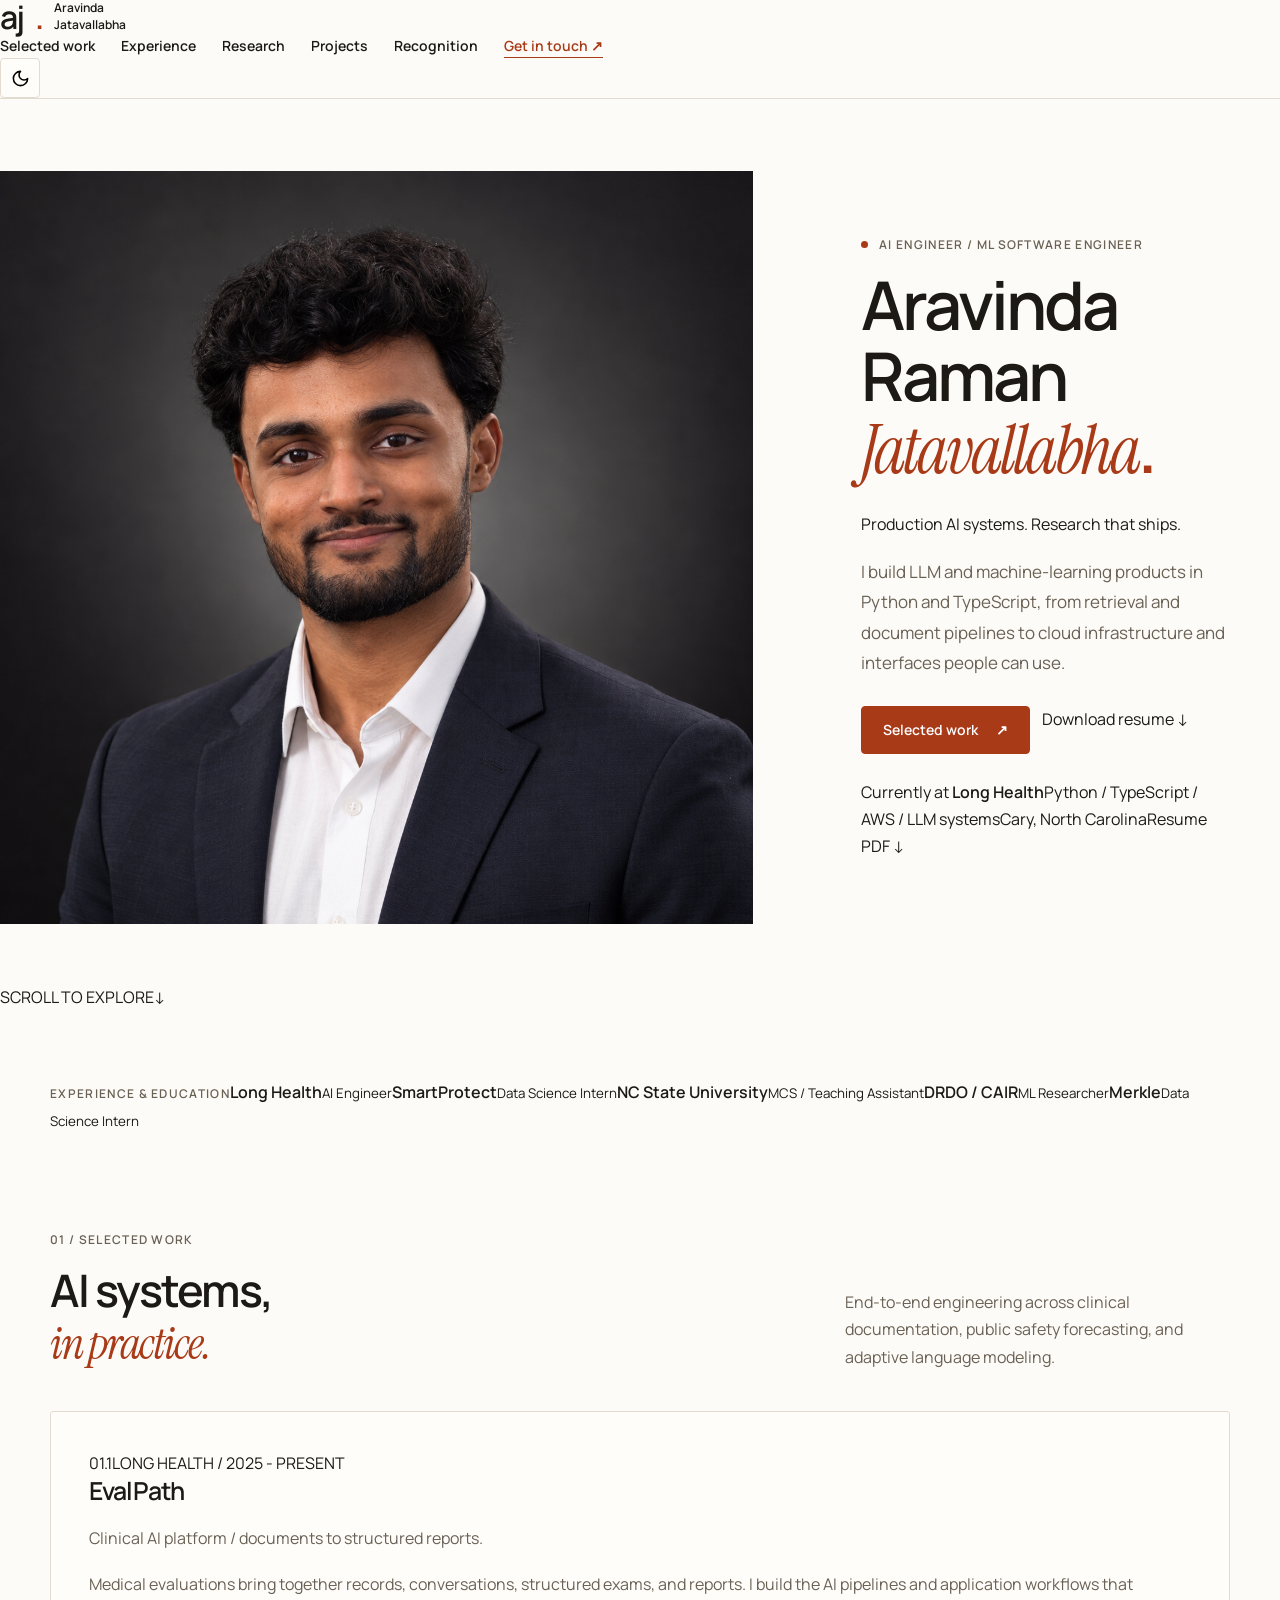
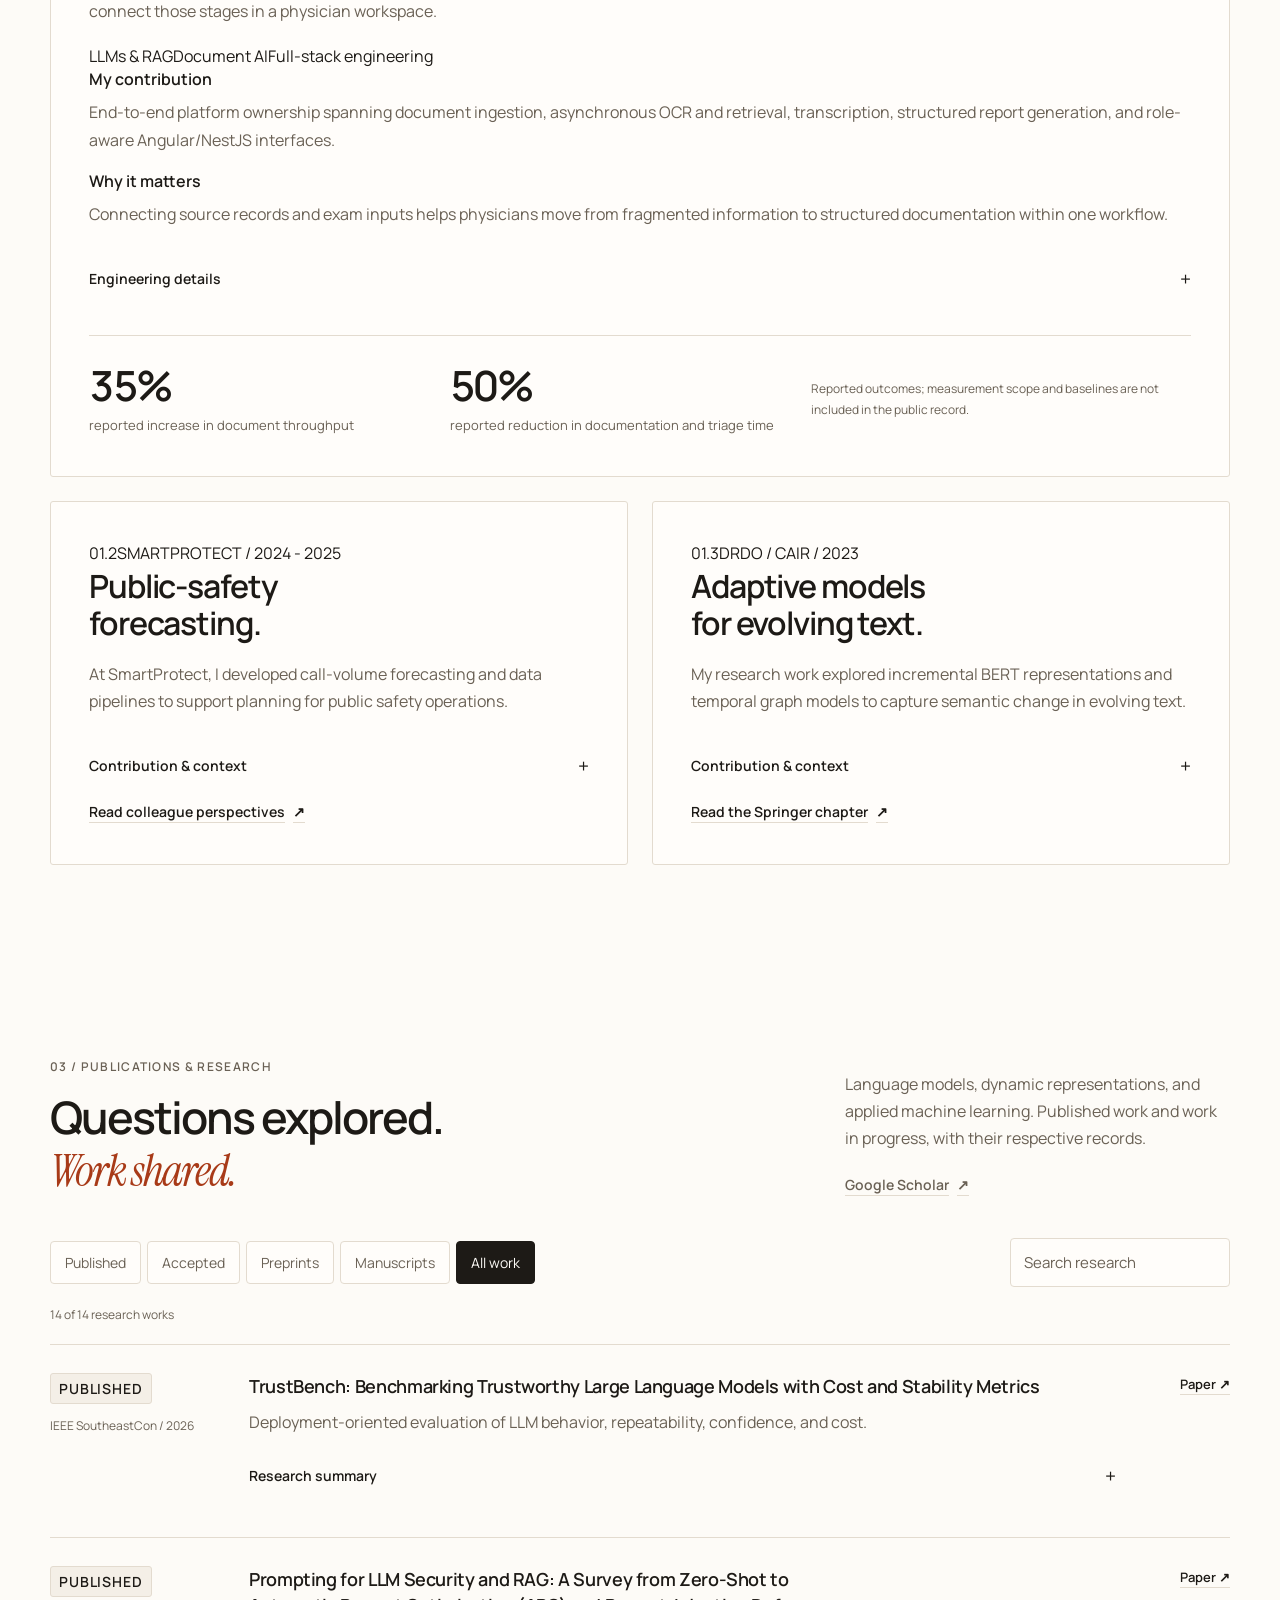
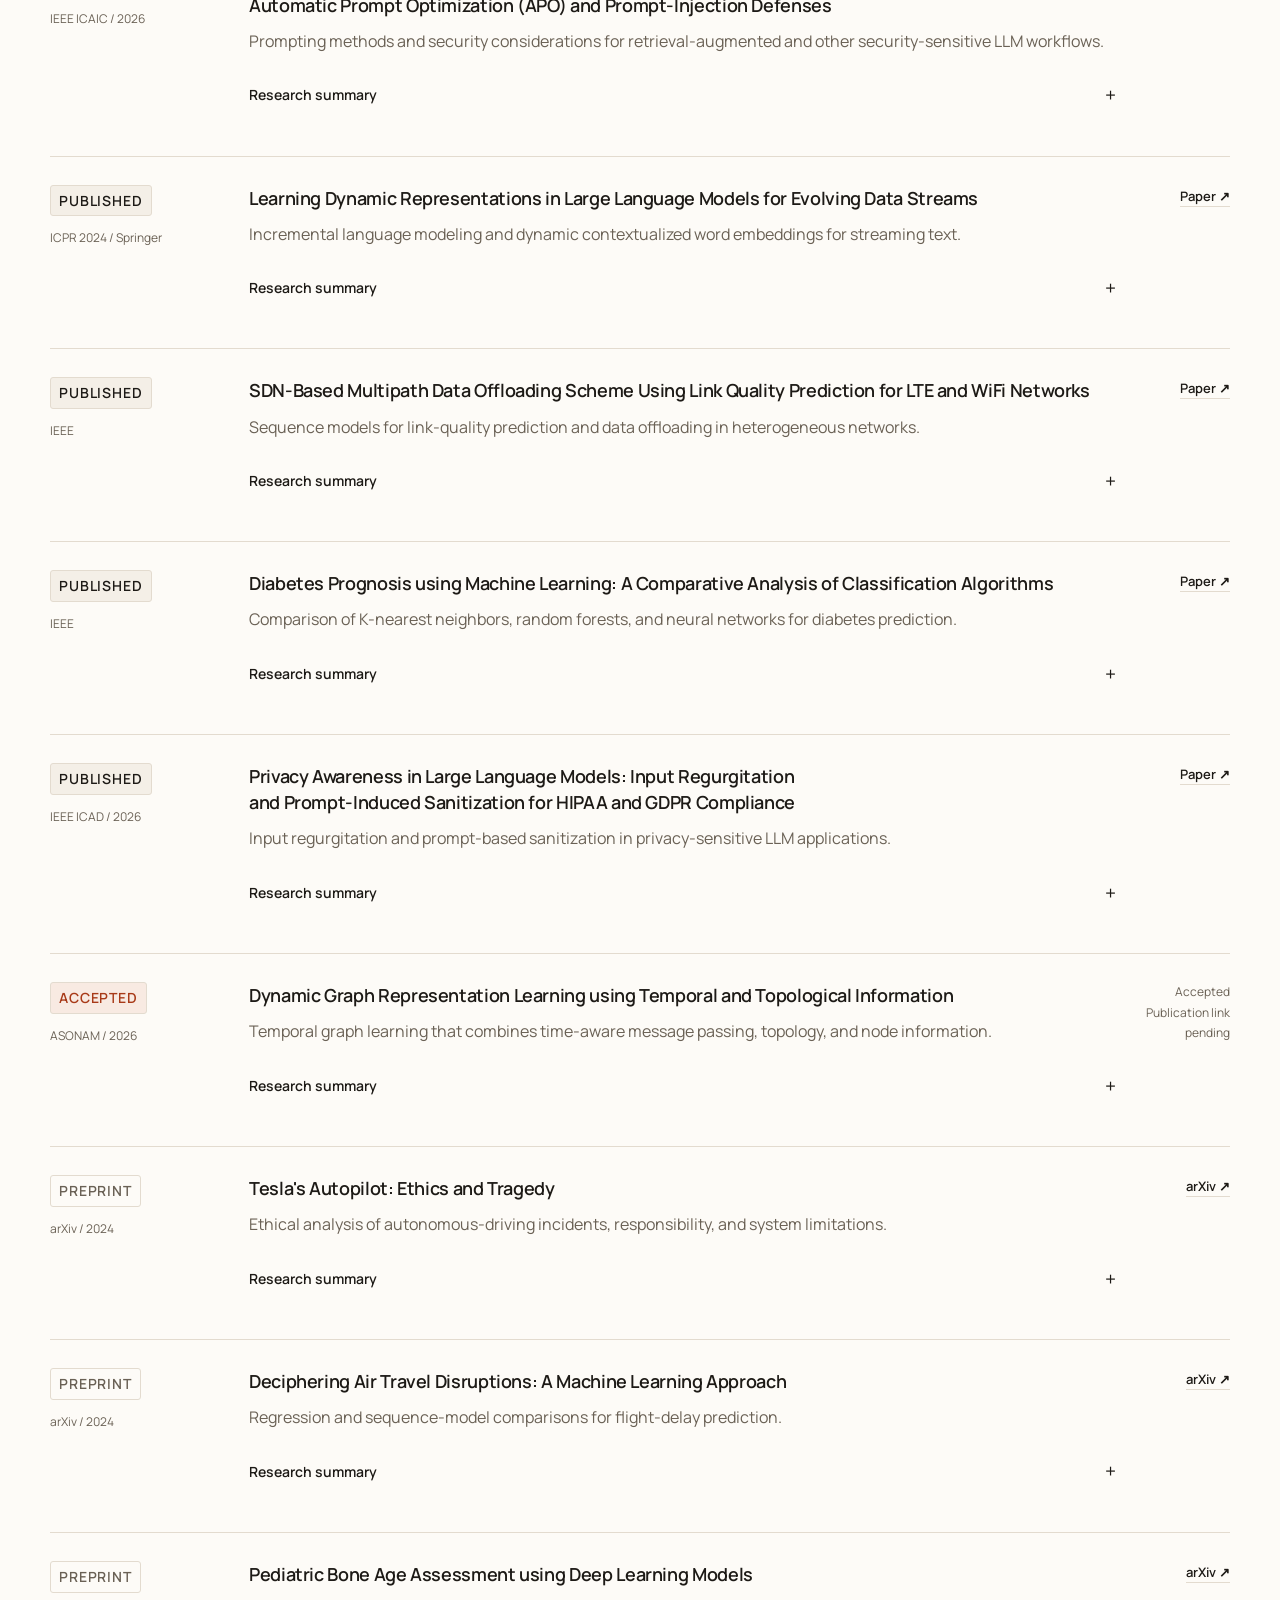
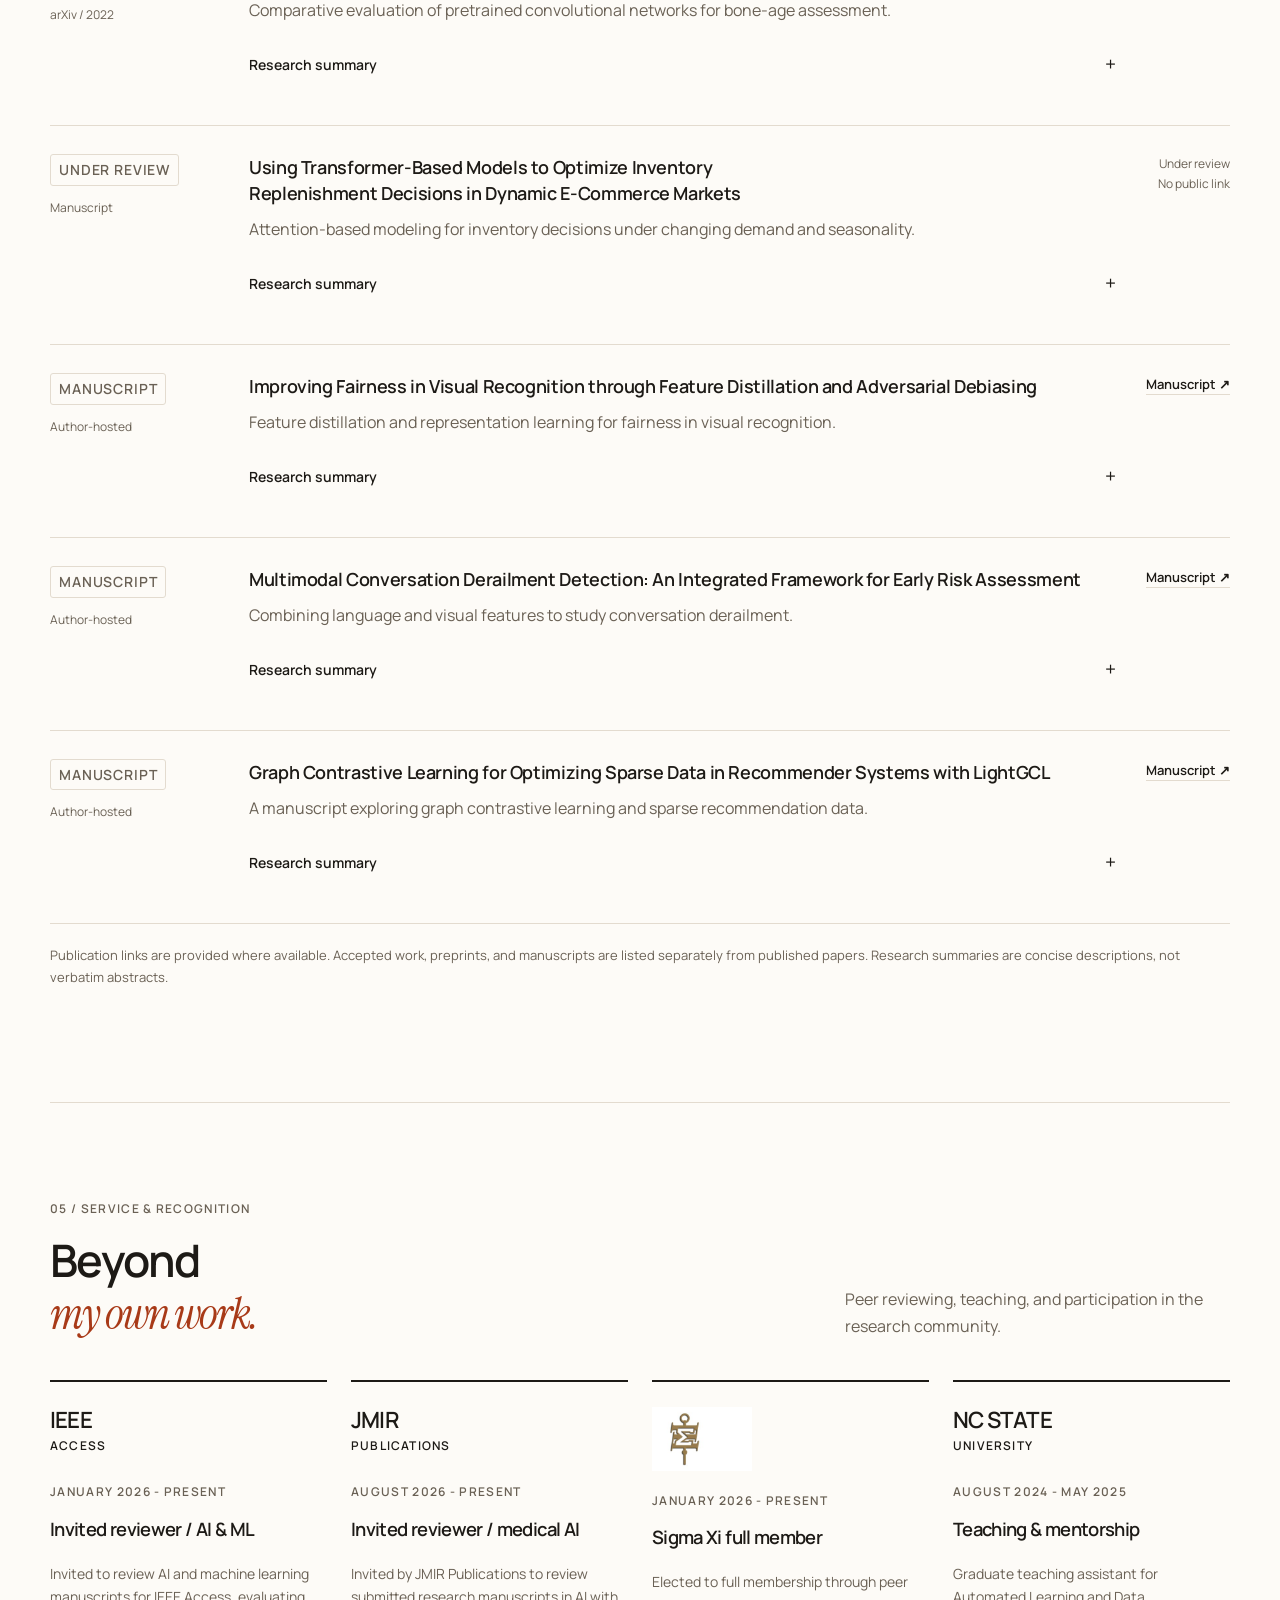
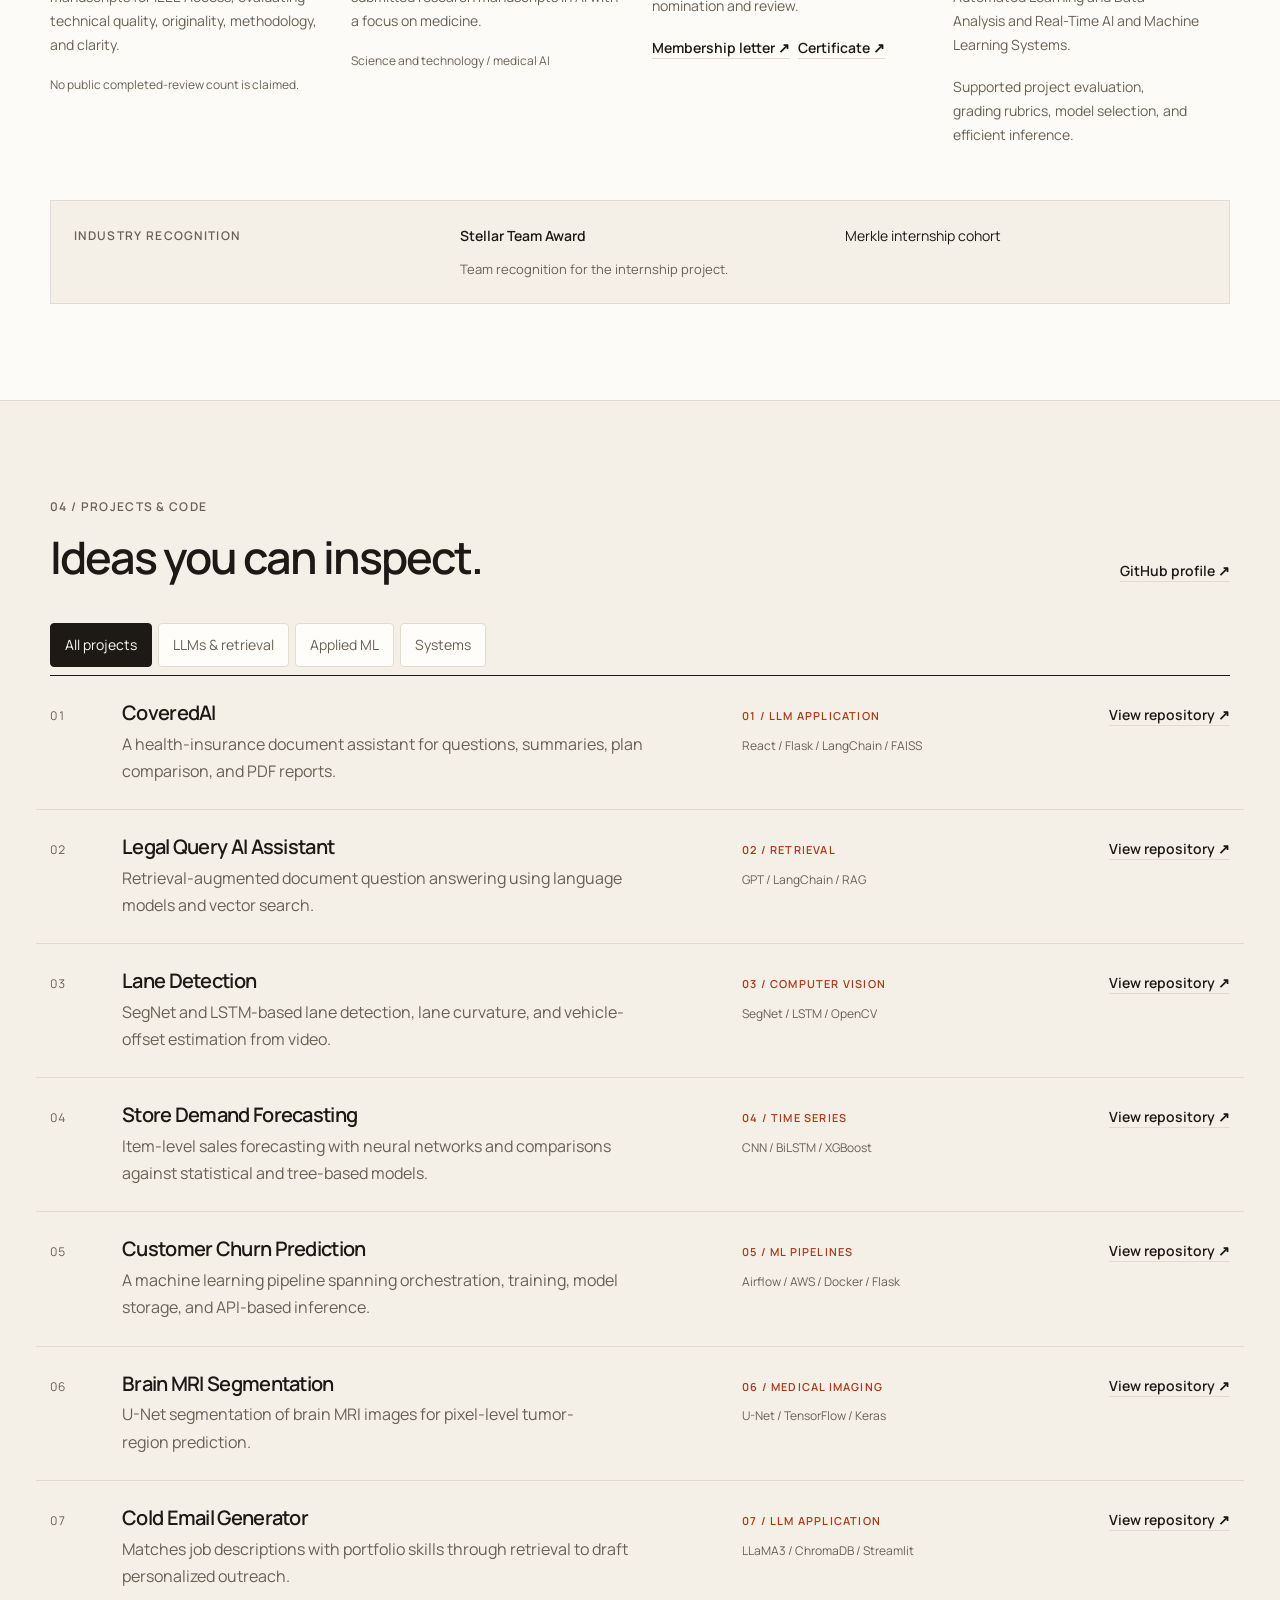
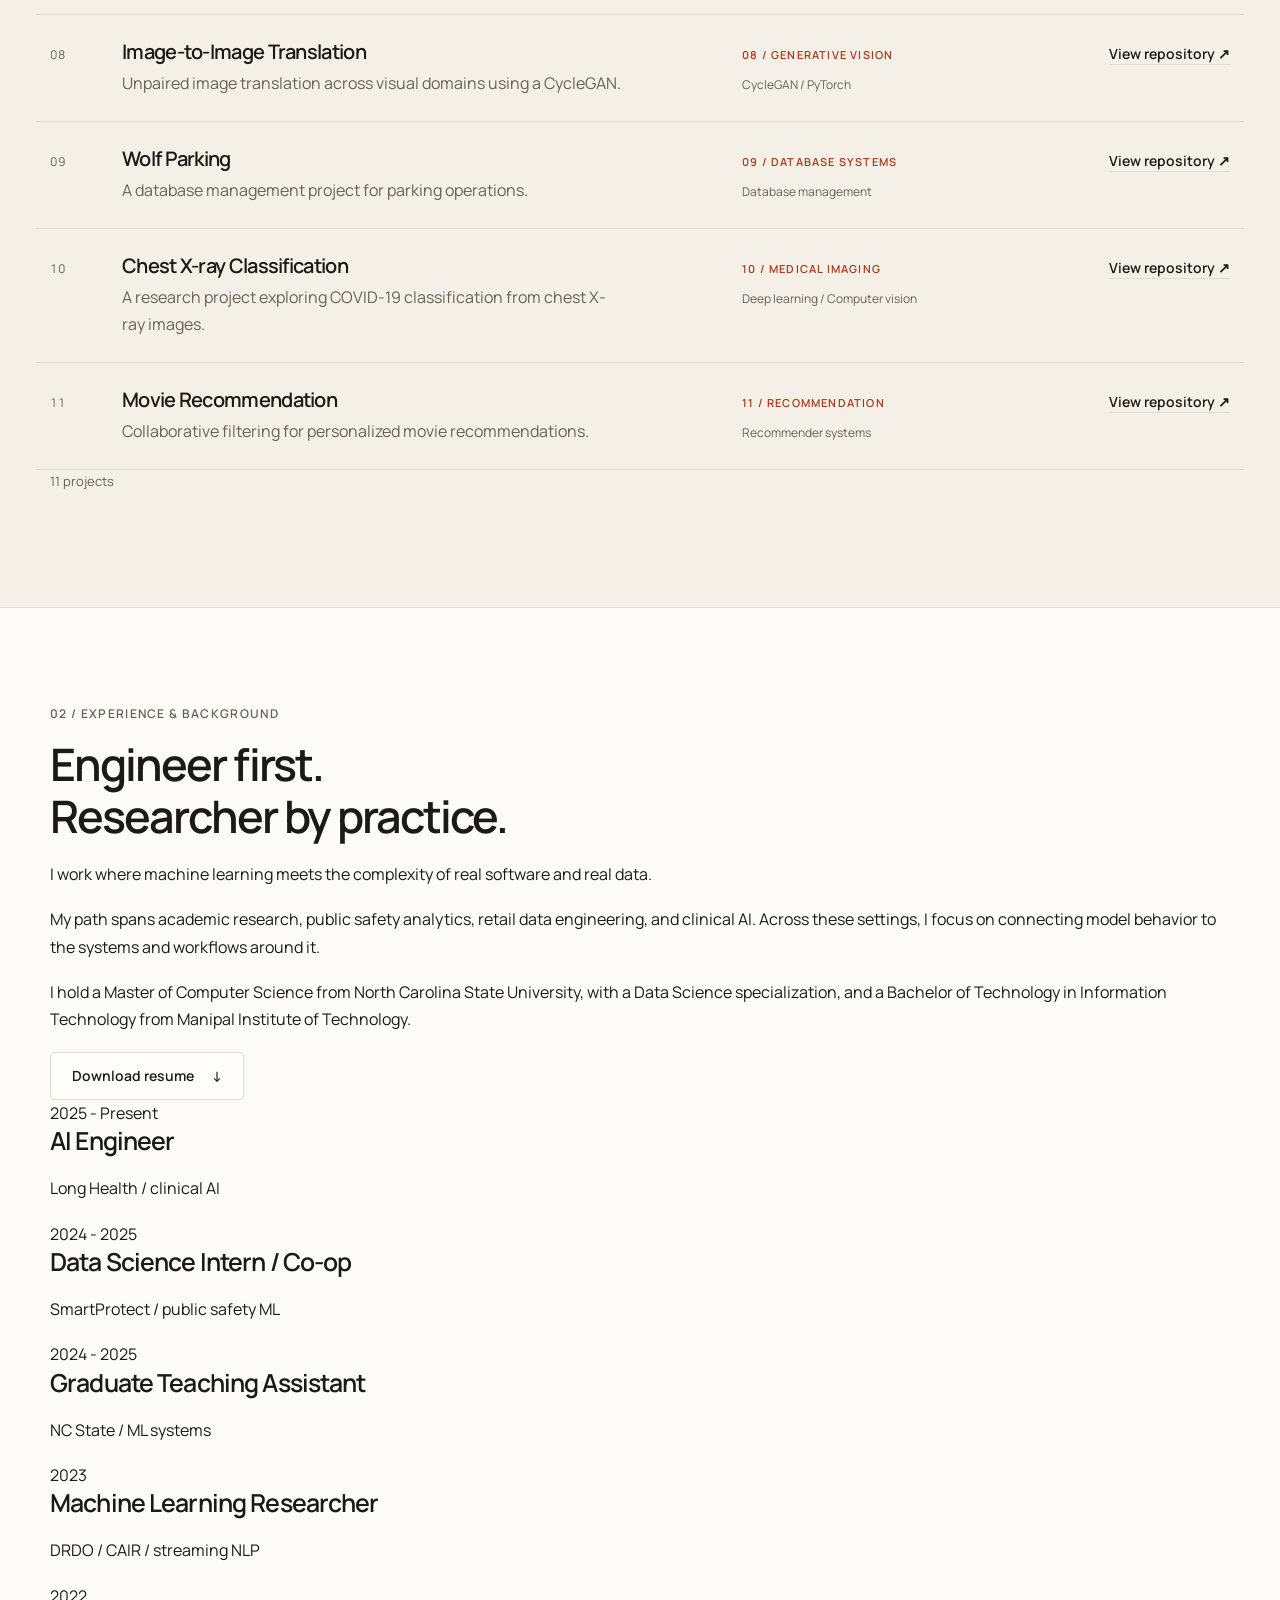
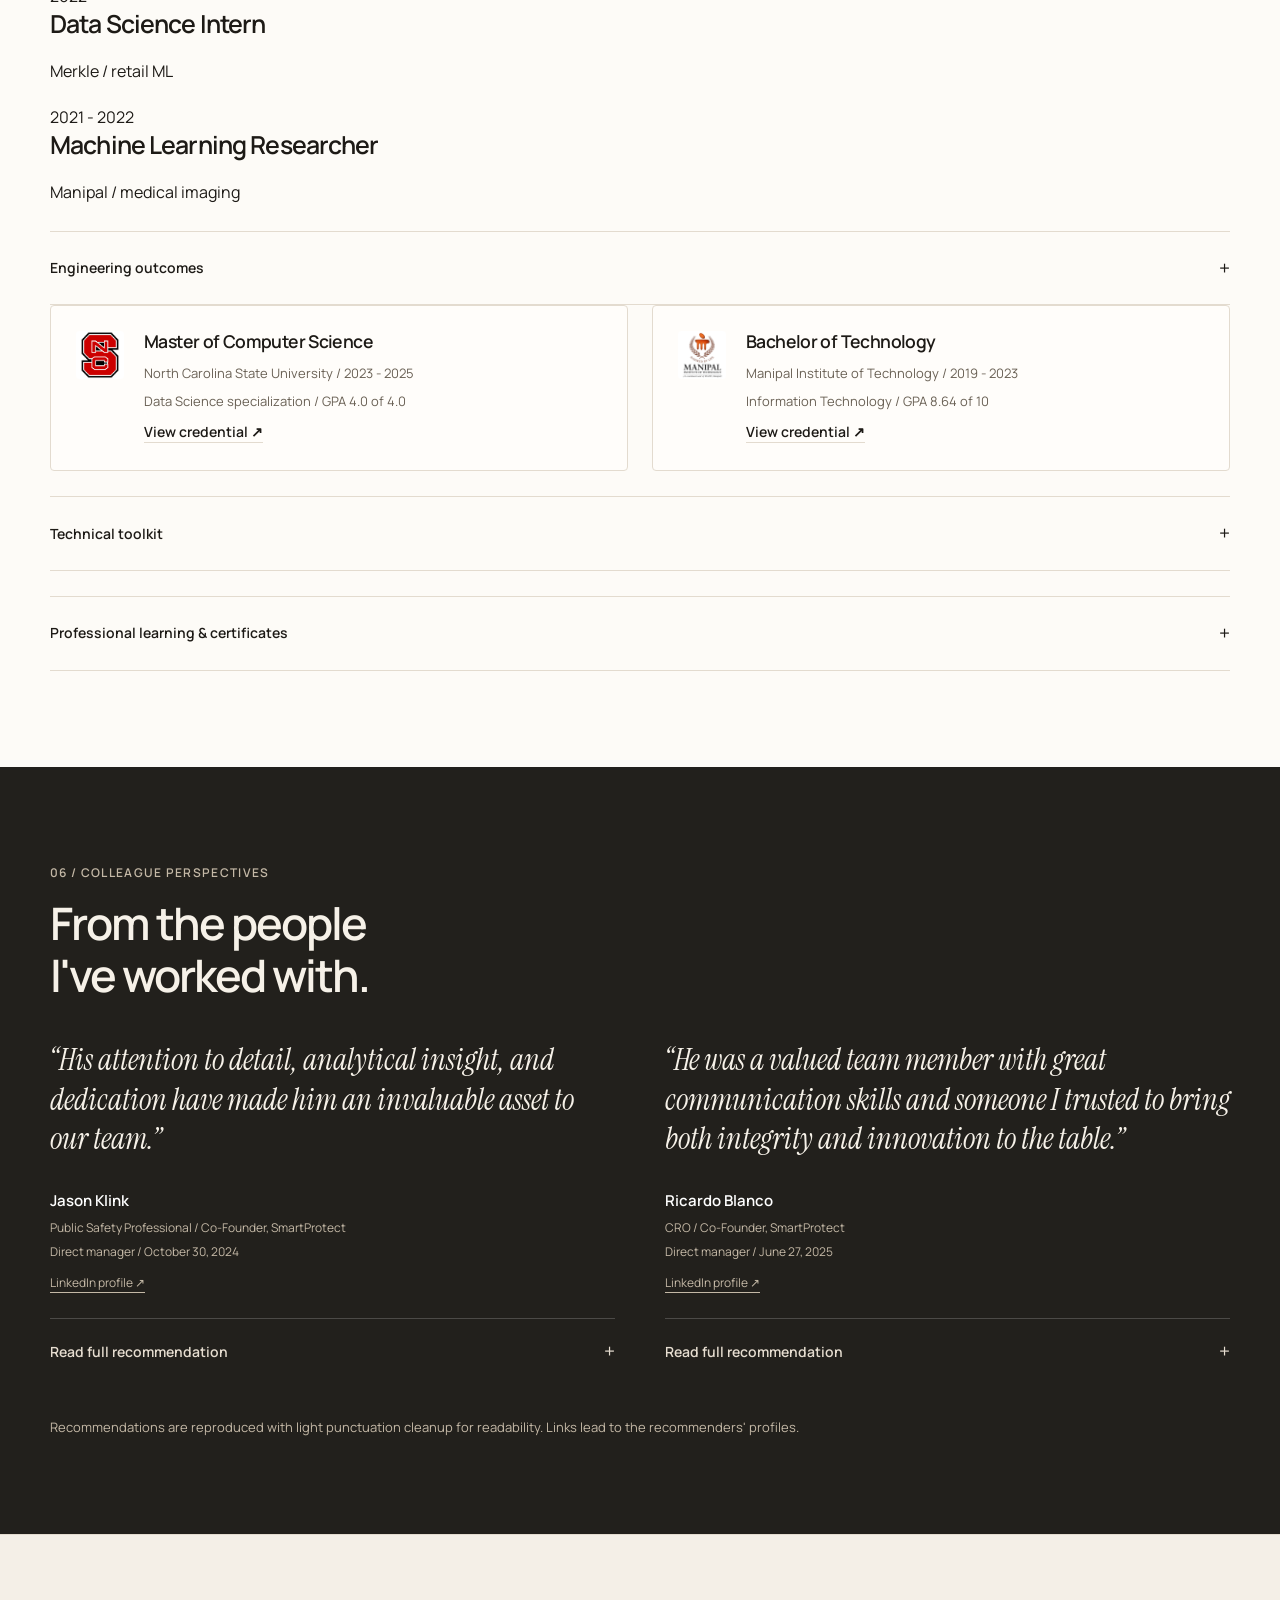
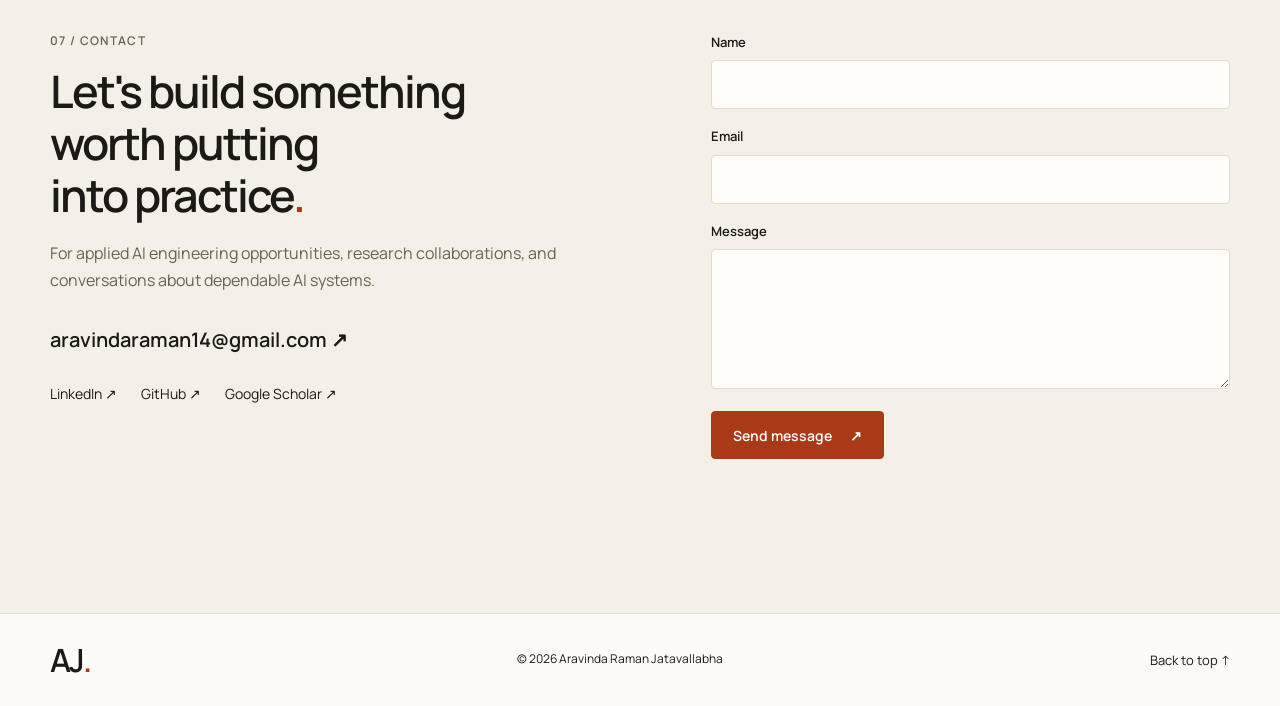
<file: index.html>
<!doctype html>
<html lang="en" class="no-js">
<head>
  <meta charset="utf-8">
  <meta name="viewport" content="width=device-width, initial-scale=1">
  <title>Aravinda Raman Jatavallabha | AI Engineer &amp; ML Software Engineer</title>
  <meta name="description" content="Aravinda Raman Jatavallabha builds AI systems for clinical documentation and researches trustworthy LLMs, retrieval, and dynamic language models. Explore his work, publications, and research service.">
  <meta name="author" content="Aravinda Raman Jatavallabha">
  <meta name="theme-color" content="#111111">
  <link rel="canonical" href="https://aravindaj.dev/">
  <meta property="og:type" content="website">
  <meta property="og:url" content="https://aravindaj.dev/">
  <meta property="og:title" content="Aravinda Raman Jatavallabha | AI Engineer &amp; ML Software Engineer">
  <meta property="og:description" content="Production AI engineering. Research in trustworthy LLMs and evolving data. Selected work, publications, and professional service.">
  <meta property="og:site_name" content="Aravinda Raman Jatavallabha">
  <meta property="og:image" content="https://aravindaj.dev/assets/images/AJ_pfp.png">
  <meta property="og:image:alt" content="Portrait of Aravinda Raman Jatavallabha">
  <meta name="twitter:card" content="summary_large_image">
  <meta name="twitter:title" content="Aravinda Raman Jatavallabha | AI Engineer &amp; ML Software Engineer">
  <meta name="twitter:description" content="Production AI engineering and research in trustworthy LLMs. Explore selected work and publications.">
  <meta name="twitter:image" content="https://aravindaj.dev/assets/images/AJ_pfp.png">
  <link rel="icon" href="assets/images/AJ_pfp.png" type="image/png">
  <link rel="stylesheet" href="assets/css/styles.css">
  <link rel="preload" href="assets/fonts/instrument-serif.ttf" as="font" type="font/ttf" crossorigin>
  <link rel="preload" href="assets/fonts/manrope-regular.ttf" as="font" type="font/ttf" crossorigin>
  <script src="assets/js/script.js" defer></script>
  <script type="application/ld+json">
  {"@context":"https://schema.org","@type":"Person","name":"Aravinda Raman Jatavallabha","url":"https://aravindaj.dev/","jobTitle":"AI Engineer and ML Software Engineer","image":"https://aravindaj.dev/assets/images/AJ_pfp.png","sameAs":["https://linkedin.com/in/aravinda-jatavallabha","https://github.com/aravinda-1402","https://scholar.google.com/citations?user=fXRLPrEAAAAJ"],"alumniOf":[{"@type":"CollegeOrUniversity","name":"North Carolina State University"},{"@type":"CollegeOrUniversity","name":"Manipal Institute of Technology"}],"knowsAbout":["Large language models","Retrieval-augmented generation","Dynamic representation learning","Machine learning"]}
  </script>
</head>
<body>
  <a class="skip-link" href="#main">Skip to content</a>
  <header class="site-header">
    <a class="wordmark" href="#hero" aria-label="Aravinda Jatavallabha, home">aj<span class="brand-dot">.</span><span class="wordmark-name">Aravinda<br>Jatavallabha</span></a>
    <nav id="navigation" aria-label="Main navigation">
      <a href="#work">Selected work</a><a href="#about">Experience</a><a href="#research">Research</a><a href="#projects">Projects</a><a href="#recognition">Recognition</a><a class="nav-contact" href="#contact">Get in touch <span aria-hidden="true">&#8599;</span></a>
    </nav>
    <div class="header-tools">
      <button id="theme-toggle" class="icon-button" type="button" aria-label="Switch color theme" title="Switch color theme"><img src="assets/icons/moon.svg" alt="" width="19" height="19"></button>
      <button id="menu-toggle" class="icon-button menu-toggle" type="button" aria-label="Open navigation" aria-controls="navigation" aria-expanded="false"><img src="assets/icons/menu.svg" alt="" width="21" height="21"></button>
    </div>
  </header>
  <main id="main">
    <section id="hero" class="hero" aria-labelledby="hero-title">
      <img class="hero-portrait" src="assets/images/AJ_pfp.png" alt="Portrait of Aravinda Raman Jatavallabha" width="1254" height="1254" fetchpriority="high">
      <div class="hero-content container">
        <p class="eyebrow"><span class="status-dot" aria-hidden="true"></span> AI ENGINEER / ML SOFTWARE ENGINEER</p>
        <h1 id="hero-title"><span>Aravinda Raman</span><br><em>Jatavallabha</em><span class="brand-dot">.</span></h1>
        <p class="hero-statement">Production AI systems. Research that ships.</p>
        <p class="hero-description">I build LLM and machine-learning products in Python and TypeScript, from retrieval and document pipelines to cloud infrastructure and interfaces people can use.</p>
        <div class="hero-actions"><a class="button button-accent" href="#work">Selected work <span aria-hidden="true">&#8599;</span></a><a class="hero-link" href="assets/docs/Aravinda_Jatavallabha_Resume_Latest_2026.pdf" download>Download resume <span aria-hidden="true">&#8595;</span></a></div>
        <div class="hero-foot"><span>Currently at <strong>Long Health</strong></span><span>Python / TypeScript / AWS / LLM systems</span><span>Cary, North Carolina</span><a class="mobile-resume" href="assets/docs/Aravinda_Jatavallabha_Resume_Latest_2026.pdf" download>Resume PDF &#8595;</a></div>
      </div>
      <a class="hero-index" href="#work"><span>SCROLL TO EXPLORE</span><span aria-hidden="true">&#8595;</span></a>
    </section>
    <div class="affiliation-band"><div class="container affiliation-inner"><span class="eyebrow">EXPERIENCE &amp; EDUCATION</span><span class="affiliation-item"><strong>Long Health</strong><small>AI Engineer</small></span><span class="affiliation-item"><strong>SmartProtect</strong><small>Data Science Intern</small></span><span class="affiliation-item"><strong>NC State University</strong><small>MCS / Teaching Assistant</small></span><span class="affiliation-item"><strong>DRDO / CAIR</strong><small>ML Researcher</small></span><span class="affiliation-item"><strong>Merkle</strong><small>Data Science Intern</small></span></div></div>

    <section id="work" class="section container" aria-labelledby="work-title">
      <div class="section-heading"><div><p class="eyebrow">01 / SELECTED WORK</p><h2 id="work-title">AI systems,<br><em>in practice.</em></h2></div><p class="section-intro">End-to-end engineering across clinical documentation, public safety forecasting, and adaptive language modeling.</p></div>
      <article class="case-study case-featured" id="evalpath">
        <div class="case-label"><span class="mono">01.1</span><span>LONG HEALTH / 2025 - PRESENT</span></div>
        <div class="case-body"><div><h3>EvalPath</h3><p class="case-subtitle">Clinical AI platform / documents to structured reports.</p><p>Medical evaluations bring together records, conversations, structured exams, and reports. I build the AI pipelines and application workflows that connect those stages in a physician workspace.</p><div class="tags"><span>LLMs &amp; RAG</span><span>Document AI</span><span>Full-stack engineering</span></div></div>
          <div class="case-detail"><h4>My contribution</h4><p>End-to-end platform ownership spanning document ingestion, asynchronous OCR and retrieval, transcription, structured report generation, and role-aware Angular/NestJS interfaces.</p><h4>Why it matters</h4><p>Connecting source records and exam inputs helps physicians move from fragmented information to structured documentation within one workflow.</p><details><summary>Engineering details <span aria-hidden="true">+</span></summary><div class="detail-content"><ul><li>AWS Lambda, ECS, and S3 workflows with RabbitMQ for document processing.</li><li>Textract OCR, ChromaDB retrieval, and OpenAI/Anthropic model integrations.</li><li>Whisper transcription, context-aware medical Q&amp;A, and report regeneration.</li><li>Case assignment, four-role access control, export workflows, and pipeline monitoring.</li></ul><p class="source-note">Employer systems and clinical data are not public demonstrations.</p></div></details></div></div>
        <div class="case-results"><div><strong>35%</strong><span>reported increase in document throughput</span></div><div><strong>50%</strong><span>reported reduction in documentation and triage time</span></div><p>Reported outcomes; measurement scope and baselines are not included in the public record.</p></div>
      </article>
      <div class="case-pair">
        <article class="case-study"><div class="case-label"><span class="mono">01.2</span><span>SMARTPROTECT / 2024 - 2025</span></div><h3>Public-safety<br>forecasting.</h3><p>At SmartProtect, I developed call-volume forecasting and data pipelines to support planning for public safety operations.</p><details><summary>Contribution &amp; context <span aria-hidden="true">+</span></summary><div class="detail-content"><p>Compared ARIMA, Prophet, and LSTM models; built Airflow and Snowflake pipelines across 1.2M+ dispatch records; and developed staffing recommendations and internal dashboards.</p><p class="source-note">Reported outcomes: 20% improvement in forecast accuracy and 18% reduction in overtime. Baselines and evaluation periods require supporting employer records.</p></div></details><a class="text-link" href="#recommendations">Read colleague perspectives <span aria-hidden="true">&#8599;</span></a></article>
        <article class="case-study"><div class="case-label"><span class="mono">01.3</span><span>DRDO / CAIR / 2023</span></div><h3>Adaptive models<br>for evolving text.</h3><p>My research work explored incremental BERT representations and temporal graph models to capture semantic change in evolving text.</p><details><summary>Contribution &amp; context <span aria-hidden="true">+</span></summary><div class="detail-content"><p>At CAIR, I worked on streaming NLP and temporal graph learning, with primary responsibility for model design and experiments in the coauthored ICPR paper.</p><p>The published work studies incremental dynamic contextualized word embeddings, linking language context with changes over time.</p></div></details><a class="text-link" href="https://link.springer.com/chapter/10.1007/978-3-031-78169-8_16" target="_blank" rel="noopener">Read the Springer chapter <span aria-hidden="true">&#8599;</span></a></article>
      </div>
    </section>

    <section id="research" class="section research-section" aria-labelledby="research-title"><div class="container">
      <div class="section-heading"><div><p class="eyebrow">03 / PUBLICATIONS &amp; RESEARCH</p><h2 id="research-title">Questions explored.<br><em>Work shared.</em></h2></div><div class="section-intro"><p>Language models, dynamic representations, and applied machine learning. Published work and work in progress, with their respective records.</p><a class="text-link" href="https://scholar.google.com/citations?user=fXRLPrEAAAAJ&amp;hl=en" target="_blank" rel="noopener">Google Scholar <span aria-hidden="true">&#8599;</span></a></div></div>
      <div class="research-toolbar"><div class="filters" role="group" aria-label="Filter research by publication status"><button type="button" class="filter active" data-status="published" aria-pressed="true">Published</button><button type="button" class="filter" data-status="accepted" aria-pressed="false">Accepted</button><button type="button" class="filter" data-status="preprint" aria-pressed="false">Preprints</button><button type="button" class="filter" data-status="manuscript" aria-pressed="false">Manuscripts</button><button type="button" class="filter" data-status="all" aria-pressed="false">All work</button></div><label class="search-label"><span class="sr-only">Search research</span><input id="research-search" type="search" placeholder="Search research" autocomplete="off"></label></div>
      <p class="research-count" id="research-count" role="status" aria-live="polite">14 research works</p>
      <div class="publication-list">
        <article class="publication" data-status="published"><div class="publication-meta"><span class="badge published">Published</span><span>IEEE SoutheastCon / 2026</span></div><div><h3>TrustBench: Benchmarking Trustworthy Large Language Models with Cost and Stability Metrics</h3><p>Deployment-oriented evaluation of LLM behavior, repeatability, confidence, and cost.</p><details><summary>Research summary <span aria-hidden="true">+</span></summary><p>Compares five proprietary models across ambiguity, safety, and multi-step tasks with repeated trials. Distinguishes stable behavior from verified task correctness and examines how pricing changes value comparisons.</p></details></div><a class="publication-link" href="https://doi.org/10.1109/SoutheastCon63549.2026.11476117" target="_blank" rel="noopener" aria-label="View TrustBench publication">Paper &#8599;</a></article>
        <article class="publication" data-status="published"><div class="publication-meta"><span class="badge published">Published</span><span>IEEE ICAIC / 2026</span></div><div><h3>Prompting for LLM Security and RAG: A Survey from Zero-Shot to Automatic Prompt Optimization (APO) and Prompt-Injection Defenses</h3><p>Prompting methods and security considerations for retrieval-augmented and other security-sensitive LLM workflows.</p><details><summary>Research summary <span aria-hidden="true">+</span></summary><p>A practitioner-oriented survey connecting prompting methods, automatic optimization, prompt injection, and RAG poisoning. Organizes methods around accuracy, cost, and security trade-offs.</p></details></div><a class="publication-link" href="https://ieeexplore.ieee.org/abstract/document/11395889" target="_blank" rel="noopener" aria-label="View LLM Security and RAG paper">Paper &#8599;</a></article>
        <article class="publication" data-status="published"><div class="publication-meta"><span class="badge published">Published</span><span>ICPR 2024 / Springer</span></div><div><h3>Learning Dynamic Representations in Large Language Models for Evolving Data Streams</h3><p>Incremental language modeling and dynamic contextualized word embeddings for streaming text.</p><details><summary>Research summary <span aria-hidden="true">+</span></summary><p>Coauthored research on incremental BERT and dynamic graphs for changes in language over time. My primary contribution was model design and experiments. Springer lists the author as J. Aravinda Raman.</p></details></div><a class="publication-link" href="https://link.springer.com/chapter/10.1007/978-3-031-78169-8_16" target="_blank" rel="noopener" aria-label="View dynamic language representations paper">Paper &#8599;</a></article>
        <article class="publication" data-status="published"><div class="publication-meta"><span class="badge published">Published</span><span>IEEE</span></div><div><h3>SDN-Based Multipath Data Offloading Scheme Using Link Quality Prediction for LTE and WiFi Networks</h3><p>Sequence models for link-quality prediction and data offloading in heterogeneous networks.</p><details><summary>Research summary <span aria-hidden="true">+</span></summary><p>Studies LSTM and bidirectional LSTM predictions using signal strength and packet data rate to inform LTE/WiFi offloading. My primary contribution was model design and experiments.</p></details></div><a class="publication-link" href="https://ieeexplore.ieee.org/abstract/document/10767139" target="_blank" rel="noopener" aria-label="View multipath data offloading paper">Paper &#8599;</a></article>
        <article class="publication" data-status="published"><div class="publication-meta"><span class="badge published">Published</span><span>IEEE</span></div><div><h3>Diabetes Prognosis using Machine Learning: A Comparative Analysis of Classification Algorithms</h3><p>Comparison of K-nearest neighbors, random forests, and neural networks for diabetes prediction.</p><details><summary>Research summary <span aria-hidden="true">+</span></summary><p>A comparative modeling study examining preprocessing, feature engineering, and classifier performance. Reported research performance should not be interpreted as clinical validation.</p></details></div><a class="publication-link" href="https://ieeexplore.ieee.org/abstract/document/9985487" target="_blank" rel="noopener" aria-label="View diabetes prognosis paper">Paper &#8599;</a></article>
        <article class="publication" data-status="published"><div class="publication-meta"><span class="badge published">Published</span><span>IEEE ICAD / 2026</span></div><div><h3>Privacy Awareness in Large Language Models: Input Regurgitation and Prompt-Induced Sanitization for HIPAA and GDPR Compliance</h3><p>Input regurgitation and prompt-based sanitization in privacy-sensitive LLM applications.</p><details><summary>Research summary <span aria-hidden="true">+</span></summary><p>Studies sensitive-information leakage and prompting strategies on synthetic inputs. These experiments examine privacy behavior; they do not establish regulatory compliance for a deployed system.</p></details></div><a class="publication-link" href="https://ieeexplore.ieee.org/abstract/document/11608900" target="_blank" rel="noopener" aria-label="View privacy awareness publication">Paper &#8599;</a></article>
        <article class="publication" data-status="accepted"><div class="publication-meta"><span class="badge accepted">Accepted</span><span>ASONAM / 2026</span></div><div><h3>Dynamic Graph Representation Learning using Temporal and Topological Information</h3><p>Temporal graph learning that combines time-aware message passing, topology, and node information.</p><details><summary>Research summary <span aria-hidden="true">+</span></summary><p>The TDGNN framework investigates prediction in dynamic interaction networks using temporal information and graph structure.</p></details></div><span class="publication-note">Accepted<br>Publication link pending</span></article>
        <article class="publication" data-status="preprint"><div class="publication-meta"><span class="badge preprint">Preprint</span><span>arXiv / 2024</span></div><div><h3>Tesla's Autopilot: Ethics and Tragedy</h3><p>Ethical analysis of autonomous-driving incidents, responsibility, and system limitations.</p><details><summary>Research summary <span aria-hidden="true">+</span></summary><p>A case study applying a seven-step ethical decision-making process to user behavior, technology limitations, and policy considerations.</p></details></div><a class="publication-link" href="https://arxiv.org/abs/2409.17380" target="_blank" rel="noopener" aria-label="View Tesla Autopilot preprint">arXiv &#8599;</a></article>
        <article class="publication" data-status="preprint"><div class="publication-meta"><span class="badge preprint">Preprint</span><span>arXiv / 2024</span></div><div><h3>Deciphering Air Travel Disruptions: A Machine Learning Approach</h3><p>Regression and sequence-model comparisons for flight-delay prediction.</p><details><summary>Research summary <span aria-hidden="true">+</span></summary><p>Examines delay components and flight characteristics using regression models and LSTM variants. Explores which factors can inform flight planning.</p></details></div><a class="publication-link" href="https://arxiv.org/abs/2408.02802" target="_blank" rel="noopener" aria-label="View air travel disruptions preprint">arXiv &#8599;</a></article>
        <article class="publication" data-status="preprint"><div class="publication-meta"><span class="badge preprint">Preprint</span><span>arXiv / 2022</span></div><div><h3>Pediatric Bone Age Assessment using Deep Learning Models</h3><p>Comparative evaluation of pretrained convolutional networks for bone-age assessment.</p><details><summary>Research summary <span aria-hidden="true">+</span></summary><p>Compares VGG-16, InceptionV3, XceptionNet, and MobileNet using error measures on pediatric X-ray data.</p></details></div><a class="publication-link" href="https://arxiv.org/abs/2207.10169" target="_blank" rel="noopener" aria-label="View pediatric bone age preprint">arXiv &#8599;</a></article>
        <article class="publication" data-status="manuscript"><div class="publication-meta"><span class="badge manuscript">Under review</span><span>Manuscript</span></div><div><h3>Using Transformer-Based Models to Optimize Inventory Replenishment Decisions in Dynamic E-Commerce Markets</h3><p>Attention-based modeling for inventory decisions under changing demand and seasonality.</p><details><summary>Research summary <span aria-hidden="true">+</span></summary><p>Investigates multi-head attention for historical sales, promotions, pricing, and external signals. This work is under review; no publication is claimed.</p></details></div><span class="publication-note">Under review<br>No public link</span></article>
        <article class="publication" data-status="manuscript"><div class="publication-meta"><span class="badge manuscript">Manuscript</span><span>Author-hosted</span></div><div><h3>Improving Fairness in Visual Recognition through Feature Distillation and Adversarial Debiasing</h3><p>Feature distillation and representation learning for fairness in visual recognition.</p><details><summary>Research summary <span aria-hidden="true">+</span></summary><p>Explores an MMD-based distillation objective to reduce disparity while maintaining task performance. A manuscript, with no peer-reviewed publication status claimed.</p></details></div><a class="publication-link" href="https://drive.google.com/file/d/1R5COOj2JY-Omxbo9tsHxiVuBQ6Jpqou2/view" target="_blank" rel="noopener" aria-label="View visual recognition fairness manuscript">Manuscript &#8599;</a></article>
        <article class="publication" data-status="manuscript"><div class="publication-meta"><span class="badge manuscript">Manuscript</span><span>Author-hosted</span></div><div><h3>Multimodal Conversation Derailment Detection: An Integrated Framework for Early Risk Assessment</h3><p>Combining language and visual features to study conversation derailment.</p><details><summary>Research summary <span aria-hidden="true">+</span></summary><p>A hierarchical transformer approach integrating BERT-based text encoding and visual features. Shared as an author-hosted manuscript.</p></details></div><a class="publication-link" href="https://drive.google.com/file/d/18lczqZVlpkBnT68dv-w-8IUNeHbGWiB4/view" target="_blank" rel="noopener" aria-label="View conversation derailment manuscript">Manuscript &#8599;</a></article>
        <article class="publication" data-status="manuscript"><div class="publication-meta"><span class="badge manuscript">Manuscript</span><span>Author-hosted</span></div><div><h3>Graph Contrastive Learning for Optimizing Sparse Data in Recommender Systems with LightGCL</h3><p>A manuscript exploring graph contrastive learning and sparse recommendation data.</p><details><summary>Research summary <span aria-hidden="true">+</span></summary><p>Examines SVD-based augmentation and collaborative graph representations. This listing does not claim invention of the existing LightGCL method.</p></details></div><a class="publication-link" href="https://drive.google.com/file/d/1ND3R-cwxMfOw16Wutt6KToq9feTAH5JE/view" target="_blank" rel="noopener" aria-label="View graph contrastive learning manuscript">Manuscript &#8599;</a></article>
      </div>
      <div id="research-empty" class="empty-state" hidden><h3>No matching research</h3><p>Try another title, topic, or publication status.</p><button id="reset-research" class="button" type="button">Clear filters</button></div>
      <p class="source-note research-note">Publication links are provided where available. Accepted work, preprints, and manuscripts are listed separately from published papers. Research summaries are concise descriptions, not verbatim abstracts.</p>
    </div></section>

    <section id="recognition" class="section container" aria-labelledby="recognition-title"><div class="section-heading"><div><p class="eyebrow">05 / SERVICE &amp; RECOGNITION</p><h2 id="recognition-title">Beyond<br><em>my own work.</em></h2></div><p class="section-intro">Peer reviewing, teaching, and participation in the research community.</p></div>
      <div class="service-grid"><article><div class="service-symbol">IEEE<span>ACCESS</span></div><p class="eyebrow">JANUARY 2026 - PRESENT</p><h3>Invited reviewer / AI &amp; ML</h3><p>Invited to review AI and machine learning manuscripts for IEEE Access, evaluating technical quality, originality, methodology, and clarity.</p><p class="source-note">No public completed-review count is claimed.</p></article><article><div class="service-symbol service-symbol-jmir">JMIR<span>PUBLICATIONS</span></div><p class="eyebrow">AUGUST 2026 - PRESENT</p><h3>Invited reviewer / medical AI</h3><p>Invited by JMIR Publications to review submitted research manuscripts in AI with a focus on medicine.</p><p class="source-note">Science and technology / medical AI</p></article><article><img class="service-logo" src="assets/images/sigma_xi_the_scientific_research_honor_society_logo.jfif" alt="Sigma Xi" width="110" height="64" loading="lazy"><p class="eyebrow">JANUARY 2026 - PRESENT</p><h3>Sigma Xi full member</h3><p>Elected to full membership through peer nomination and review.</p><div class="link-row"><a class="text-link" href="https://drive.google.com/file/d/12h61od21CHv-sYEJese61K28lauFhBnJ/view" target="_blank" rel="noopener">Membership letter &#8599;</a><a class="text-link" href="https://drive.google.com/file/d/14VCk6VT4xyTGclbAEzrpTY4XbpopL_wl/view" target="_blank" rel="noopener">Certificate &#8599;</a></div></article><article><div class="service-symbol">NC STATE<span>UNIVERSITY</span></div><p class="eyebrow">AUGUST 2024 - MAY 2025</p><h3>Teaching &amp; mentorship</h3><p>Graduate teaching assistant for Automated Learning and Data Analysis and Real-Time AI and Machine Learning Systems.</p><p>Supported project evaluation, grading rubrics, model selection, and efficient inference.</p></article></div>
      <div class="award-line"><span class="eyebrow">INDUSTRY RECOGNITION</span><strong>Stellar Team Award</strong><span>Merkle internship cohort</span><p>Team recognition for the internship project.</p></div>
    </section>

    <section id="projects" class="section projects-section" aria-labelledby="projects-title"><div class="container"><div class="section-heading"><div><p class="eyebrow">04 / PROJECTS &amp; CODE</p><h2 id="projects-title">Ideas you can inspect.</h2></div><a class="text-link" href="https://github.com/aravinda-1402" target="_blank" rel="noopener">GitHub profile &#8599;</a></div>
      <div class="project-filters filters" role="group" aria-label="Filter projects"><button class="project-filter filter active" type="button" data-category="all" aria-pressed="true">All projects</button><button class="project-filter filter" type="button" data-category="llm" aria-pressed="false">LLMs &amp; retrieval</button><button class="project-filter filter" type="button" data-category="ml" aria-pressed="false">Applied ML</button><button class="project-filter filter" type="button" data-category="systems" aria-pressed="false">Systems</button></div>
      <div class="project-grid">
        <article class="project" data-category="llm"><p class="eyebrow">01 / LLM APPLICATION</p><h3>CoveredAI</h3><p>A health-insurance document assistant for questions, summaries, plan comparison, and PDF reports.</p><p class="project-stack">React / Flask / LangChain / FAISS</p><a class="text-link" href="https://github.com/aravinda-1402/coveredai-healthclaim-rag-agent" target="_blank" rel="noopener">View repository &#8599;</a></article>
        <article class="project" data-category="llm"><p class="eyebrow">02 / RETRIEVAL</p><h3>Legal Query AI Assistant</h3><p>Retrieval-augmented document question answering using language models and vector search.</p><p class="project-stack">GPT / LangChain / RAG</p><a class="text-link" href="https://github.com/aravinda-1402/Legal-Query-AI-Assistant" target="_blank" rel="noopener">View repository &#8599;</a></article>
        <article class="project" data-category="ml"><p class="eyebrow">03 / COMPUTER VISION</p><h3>Lane Detection</h3><p>SegNet and LSTM-based lane detection, lane curvature, and vehicle-offset estimation from video.</p><p class="project-stack">SegNet / LSTM / OpenCV</p><a class="text-link" href="https://github.com/aravinda-1402/Lane-Detection-for-Autonomous-Vehicles" target="_blank" rel="noopener">View repository &#8599;</a></article>
        <article class="project" data-category="ml"><p class="eyebrow">04 / TIME SERIES</p><h3>Store Demand Forecasting</h3><p>Item-level sales forecasting with neural networks and comparisons against statistical and tree-based models.</p><p class="project-stack">CNN / BiLSTM / XGBoost</p><a class="text-link" href="https://github.com/aravinda-1402/Store-Demand-Forecasting-using-Time-Series-and-Neural-Networks" target="_blank" rel="noopener">View repository &#8599;</a></article>
        <article class="project" data-category="systems"><p class="eyebrow">05 / ML PIPELINES</p><h3>Customer Churn Prediction</h3><p>A machine learning pipeline spanning orchestration, training, model storage, and API-based inference.</p><p class="project-stack">Airflow / AWS / Docker / Flask</p><a class="text-link" href="https://github.com/aravinda-1402/Customer-Churn-Prediction" target="_blank" rel="noopener">View repository &#8599;</a></article>
        <article class="project" data-category="ml"><p class="eyebrow">06 / MEDICAL IMAGING</p><h3>Brain MRI Segmentation</h3><p>U-Net segmentation of brain MRI images for pixel-level tumor-region prediction.</p><p class="project-stack">U-Net / TensorFlow / Keras</p><a class="text-link" href="https://github.com/aravinda-1402/Brain-MRI-Classification-Segmentation" target="_blank" rel="noopener">View repository &#8599;</a></article>
        <article class="project" data-category="llm"><p class="eyebrow">07 / LLM APPLICATION</p><h3>Cold Email Generator</h3><p>Matches job descriptions with portfolio skills through retrieval to draft personalized outreach.</p><p class="project-stack">LLaMA3 / ChromaDB / Streamlit</p><a class="text-link" href="https://github.com/aravinda-1402/Cold_Email_Generator" target="_blank" rel="noopener">View repository &#8599;</a></article>
        <article class="project" data-category="ml"><p class="eyebrow">08 / GENERATIVE VISION</p><h3>Image-to-Image Translation</h3><p>Unpaired image translation across visual domains using a CycleGAN.</p><p class="project-stack">CycleGAN / PyTorch</p><a class="text-link" href="https://github.com/aravinda-1402/CycleGAN-for-Image-Translation" target="_blank" rel="noopener">View repository &#8599;</a></article>
        <article class="project" data-category="systems"><p class="eyebrow">09 / DATABASE SYSTEMS</p><h3>Wolf Parking</h3><p>A database management project for parking operations.</p><p class="project-stack">Database management</p><a class="text-link" href="https://github.com/aravinda-1402/Wolf-Parking-Database-Management-System" target="_blank" rel="noopener">View repository &#8599;</a></article>
        <article class="project" data-category="ml"><p class="eyebrow">10 / MEDICAL IMAGING</p><h3>Chest X-ray Classification</h3><p>A research project exploring COVID-19 classification from chest X-ray images.</p><p class="project-stack">Deep learning / Computer vision</p><a class="text-link" href="https://github.com/aravinda-1402/Covid-Detection-model-using-Chest-X-ray" target="_blank" rel="noopener">View repository &#8599;</a></article>
        <article class="project" data-category="ml"><p class="eyebrow">11 / RECOMMENDATION</p><h3>Movie Recommendation</h3><p>Collaborative filtering for personalized movie recommendations.</p><p class="project-stack">Recommender systems</p><a class="text-link" href="https://github.com/aravinda-1402/Movie-Recommendation-System" target="_blank" rel="noopener">View repository &#8599;</a></article>
      </div><p id="project-count" class="source-note" aria-live="polite">11 projects</p>
    </div></section>

    <section id="about" class="section container" aria-labelledby="about-title"><div class="about-grid"><div><p class="eyebrow">02 / EXPERIENCE &amp; BACKGROUND</p><h2 id="about-title">Engineer first.<br>Researcher by practice.</h2><p class="about-lead">I work where machine learning meets the complexity of real software and real data.</p><p>My path spans academic research, public safety analytics, retail data engineering, and clinical AI. Across these settings, I focus on connecting model behavior to the systems and workflows around it.</p><p>I hold a Master of Computer Science from North Carolina State University, with a Data Science specialization, and a Bachelor of Technology in Information Technology from Manipal Institute of Technology.</p><a class="button" href="assets/docs/Aravinda_Jatavallabha_Resume_Latest_2026.pdf" download>Download resume <span aria-hidden="true">&#8595;</span></a></div><div class="timeline" aria-label="Career timeline">
        <div><span>2025 - Present</span><h3>AI Engineer</h3><p>Long Health / clinical AI</p></div><div><span>2024 - 2025</span><h3>Data Science Intern / Co-op</h3><p>SmartProtect / public safety ML</p></div><div><span>2024 - 2025</span><h3>Graduate Teaching Assistant</h3><p>NC State / ML systems</p></div><div><span>2023</span><h3>Machine Learning Researcher</h3><p>DRDO / CAIR / streaming NLP</p></div><div><span>2022</span><h3>Data Science Intern</h3><p>Merkle / retail ML</p></div><div><span>2021 - 2022</span><h3>Machine Learning Researcher</h3><p>Manipal / medical imaging</p></div>
      </div></div>
      <details class="background-details experience-details"><summary>Engineering outcomes <span aria-hidden="true">+</span></summary><div class="toolkit"><div><h4>Long Health</h4><p>Document and retrieval workflows with reported 35% higher throughput, 50% less documentation and triage time, and 99.9% uptime. Built OCR, ICD-10 inference, transcription, and monitoring workflows.</p></div><div><h4>SmartProtect</h4><p>Forecasting and staffing systems across 1.2M+ dispatch records, with reported 20% higher forecast accuracy, 35% faster ML updates, and 22% workforce-utilization gain.</p></div><div><h4>Merkle</h4><p>Led a four-person team across 10M+ retail records; reported 10% campaign-profitability uplift and 40% query-latency improvement through ML and data engineering.</p></div></div></details>
      <div class="education-grid"><article><img src="assets/images/ncstate%20img.png" alt="NC State" width="56" height="56" loading="lazy"><div><h3>Master of Computer Science</h3><p>North Carolina State University / 2023 - 2025</p><p>Data Science specialization / GPA 4.0 of 4.0</p><a class="text-link" href="https://drive.google.com/file/d/1uPDeOb_QWkxuiRlXxEfEIW2JagjP5olQ/view" target="_blank" rel="noopener">View credential &#8599;</a></div></article><article><img src="assets/images/MANIPAL-INSTITUTE-OF-TECHNOLOGY%20img.png" alt="Manipal Institute of Technology" width="56" height="56" loading="lazy"><div><h3>Bachelor of Technology</h3><p>Manipal Institute of Technology / 2019 - 2023</p><p>Information Technology / GPA 8.64 of 10</p><a class="text-link" href="https://drive.google.com/file/d/1egeuz65fwpKCLLV0Bi9-n2kIEI_nJkYz/view" target="_blank" rel="noopener">View credential &#8599;</a></div></article></div>
      <details class="background-details"><summary>Technical toolkit <span aria-hidden="true">+</span></summary><div class="toolkit"><div><h4>AI &amp; modeling</h4><p>PyTorch, TensorFlow, scikit-learn, PyG, LangChain, RAG, OpenAI, Hugging Face, LLaMA, ChromaDB, prompt engineering, privacy-aware ML</p></div><div><h4>Software &amp; data</h4><p>Python, SQL, TypeScript, Angular, NestJS, Flask, REST APIs, Pandas, NumPy, SciPy, Spark, Snowflake, Airflow</p></div><div><h4>Infrastructure &amp; delivery</h4><p>AWS Lambda, ECS, S3, ECR, SageMaker, Azure, RabbitMQ, Docker, Git, Power BI, Tableau, OCR / Document AI</p></div></div></details>
      <details class="background-details"><summary>Professional learning &amp; certificates <span aria-hidden="true">+</span></summary><ul class="certificate-list"><li><span>Data Science Specialization / NC State University</span><a href="https://drive.google.com/file/d/1-o0rSSCy6qN3lY99xNvIWSQEKPD0ELD7/view" target="_blank" rel="noopener">Certificate &#8599;</a></li><li><span>Machine Learning Specialization / Stanford, Coursera</span><a href="https://www.coursera.org/account/accomplishments/verify/9AB6K4JPZSQ9" target="_blank" rel="noopener">Certificate &#8599;</a></li><li><span>Deep Learning Specialization / DeepLearning.AI, Coursera</span><a href="https://www.coursera.org/account/accomplishments/specialization/DFFQB96C6FJ2" target="_blank" rel="noopener">Certificate &#8599;</a></li><li><span>AI Summer School / IIIT Hyderabad</span><a href="https://drive.google.com/file/d/1jPhjHO8WfoukW9IKUp8yKpRyoLKbnjFB/view" target="_blank" rel="noopener">Certificate &#8599;</a></li></ul></details>
    </section>

    <section id="recommendations" class="section recommendations-section"><div class="container"><p class="eyebrow">06 / COLLEAGUE PERSPECTIVES</p><h2>From the people<br>I've worked with.</h2><div class="quotes"><figure><blockquote>&ldquo;His attention to detail, analytical insight, and dedication have made him an invaluable asset to our team.&rdquo;</blockquote><figcaption><strong>Jason Klink</strong><span>Public Safety Professional / Co-Founder, SmartProtect</span><span>Direct manager / October 30, 2024</span><a href="https://www.linkedin.com/in/jason-klink-50391176/" target="_blank" rel="noopener">LinkedIn profile &#8599;</a></figcaption><details class="quote-full"><summary>Read full recommendation <span aria-hidden="true">+</span></summary><p>I've had the pleasure of working with Aravinda Jatavallabha as part of the SmartProtect Public Safety Solutions team, where he served as a Data Science Intern over the past six months. Aravinda's contributions to building out our predictive analytics framework for public safety have been both impactful and highly innovative. His work, especially in structuring and analyzing complex datasets, significantly advanced our ability to deliver tailored, data-driven solutions to our clients.</p><p>Aravinda brings deep technical expertise to his work, combined with a genuine commitment to understanding and solving client challenges in public safety. His attention to detail, analytical insight, and dedication made him an invaluable asset to our team, and his contributions will continue to benefit both our company and the customers we serve.</p></details></figure><figure><blockquote>&ldquo;He was a valued team member with great communication skills and someone I trusted to bring both integrity and innovation to the table.&rdquo;</blockquote><figcaption><strong>Ricardo Blanco</strong><span>CRO / Co-Founder, SmartProtect</span><span>Direct manager / June 27, 2025</span><a href="https://www.linkedin.com/in/ricardo-blanco-876a0a16/" target="_blank" rel="noopener">LinkedIn profile &#8599;</a></figcaption><details class="quote-full"><summary>Read full recommendation <span aria-hidden="true">+</span></summary><p>I had the pleasure of working with Aravinda during his time at SmartProtect, where he made a lasting impact on our AI/ML initiatives. From day one, he brought thoughtfulness and a sharp technical mindset to every challenge. Whether he was building early prototypes or helping us think through how machine learning could meaningfully support public safety operations, Aravinda consistently delivered high-quality work and insightful ideas.</p><p>What stood out most was his willingness to dive deep, learn fast, and look for ways to make the work better, not just from a technical standpoint, but in a way that aligned with the mission of serving first responders. He was a valued team member with great communication skills and someone I trusted to bring both integrity and innovation to the table.</p><p>Any team would be lucky to have Aravinda on board, and I'm excited to see where his journey takes him next.</p></details></figure></div><p class="source-note">Recommendations are reproduced with light punctuation cleanup for readability. Links lead to the recommenders' profiles.</p></div></section>

    <section id="contact" class="section contact-section"><div class="container contact-grid"><div><p class="eyebrow">07 / CONTACT</p><h2>Let's build something<br>worth putting<br>into practice<span class="brand-dot">.</span></h2><p>For applied AI engineering opportunities, research collaborations, and conversations about dependable AI systems.</p><a class="contact-email" href="mailto:aravindaraman14@gmail.com">aravindaraman14@gmail.com &#8599;</a><div class="link-row"><a href="https://linkedin.com/in/aravinda-jatavallabha" target="_blank" rel="noopener">LinkedIn &#8599;</a><a href="https://github.com/aravinda-1402" target="_blank" rel="noopener">GitHub &#8599;</a><a href="https://scholar.google.com/citations?user=fXRLPrEAAAAJ&amp;hl=en" target="_blank" rel="noopener">Google Scholar &#8599;</a></div></div><form id="contact-form" action="https://formspree.io/f/mjkrvyej" method="POST"><label for="name">Name</label><input id="name" name="name" autocomplete="name" required maxlength="120"><label for="email">Email</label><input id="email" name="email" type="email" autocomplete="email" required maxlength="254"><label for="message">Message</label><textarea id="message" name="message" rows="4" required maxlength="5000"></textarea><button class="button button-accent" type="submit">Send message <span aria-hidden="true">&#8599;</span></button><p class="form-status" id="form-status" role="status" aria-live="polite"></p></form></div></section>
  </main>
  <footer class="site-footer container"><a class="wordmark" href="#hero">AJ<span class="brand-dot">.</span></a><span>&copy; <span id="year">2026</span> Aravinda Raman Jatavallabha</span><a href="#hero">Back to top &#8593;</a></footer>
</body>
</html>
</file>
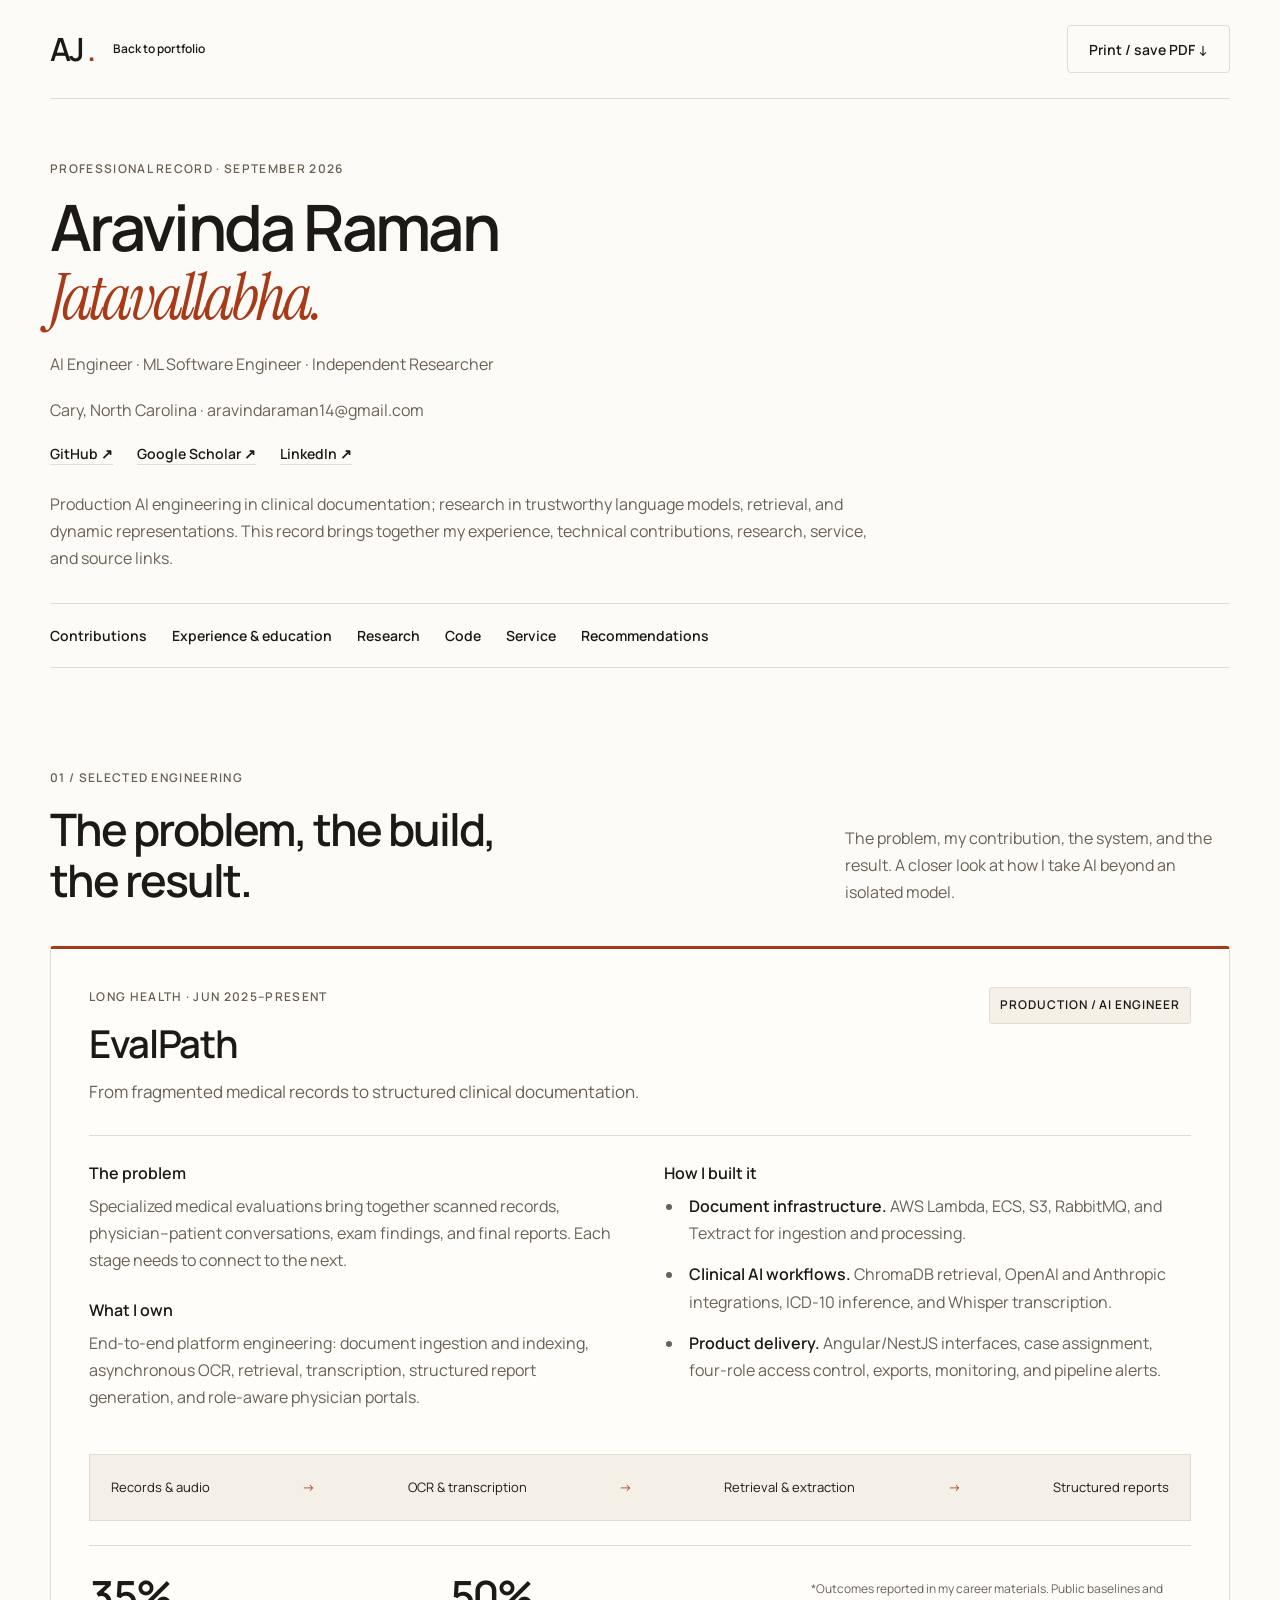
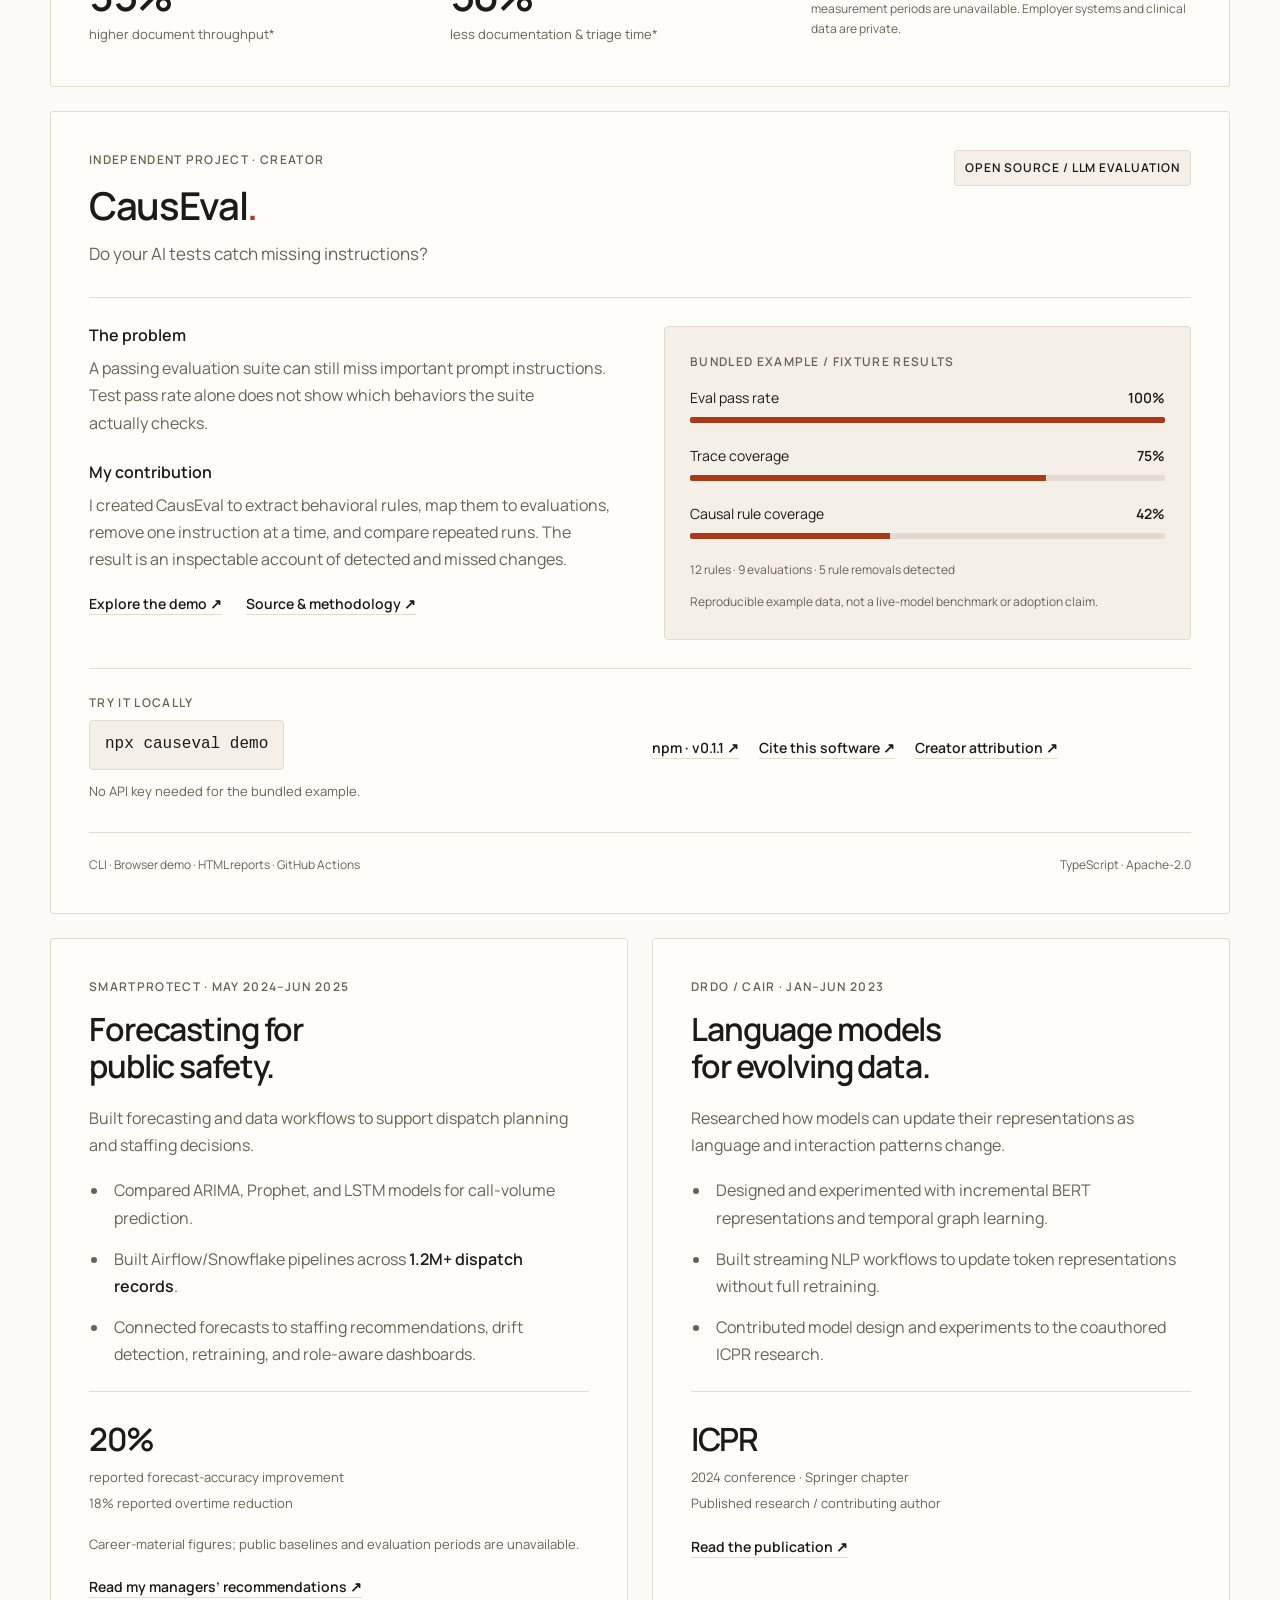
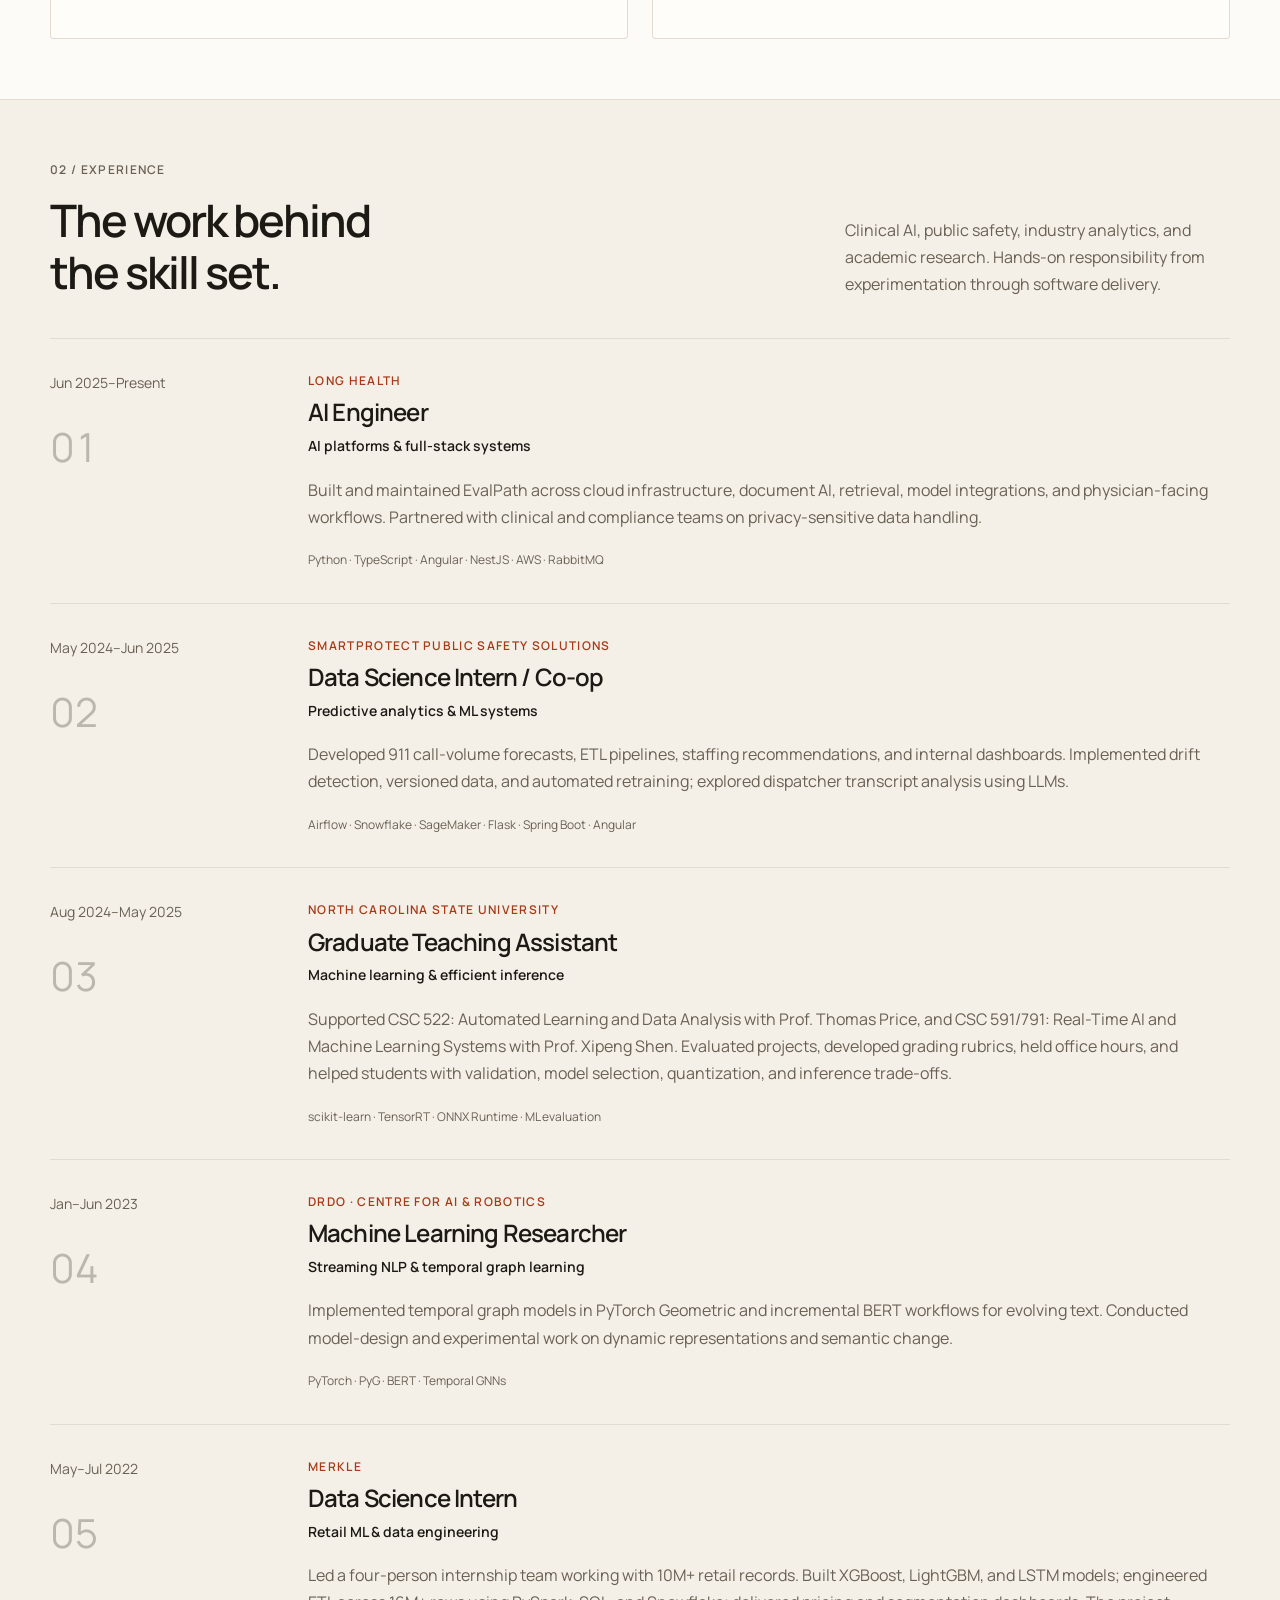
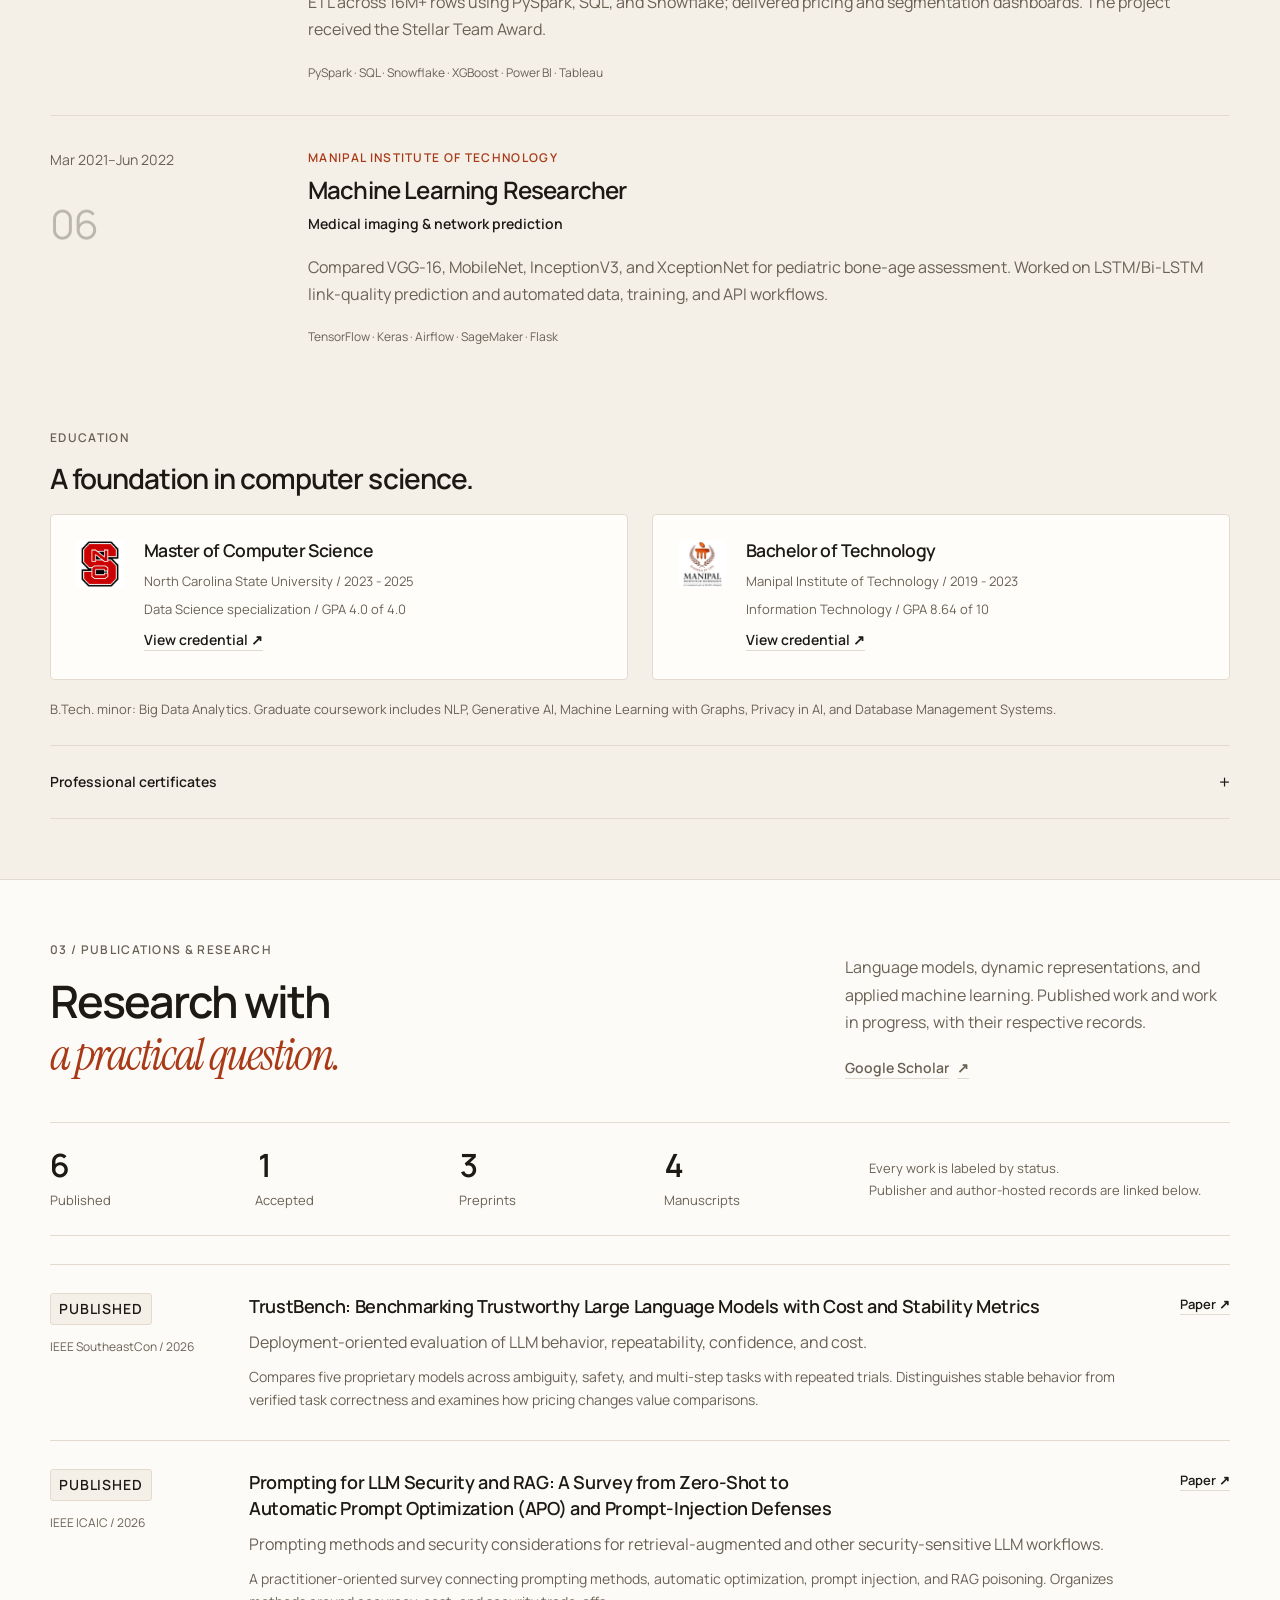
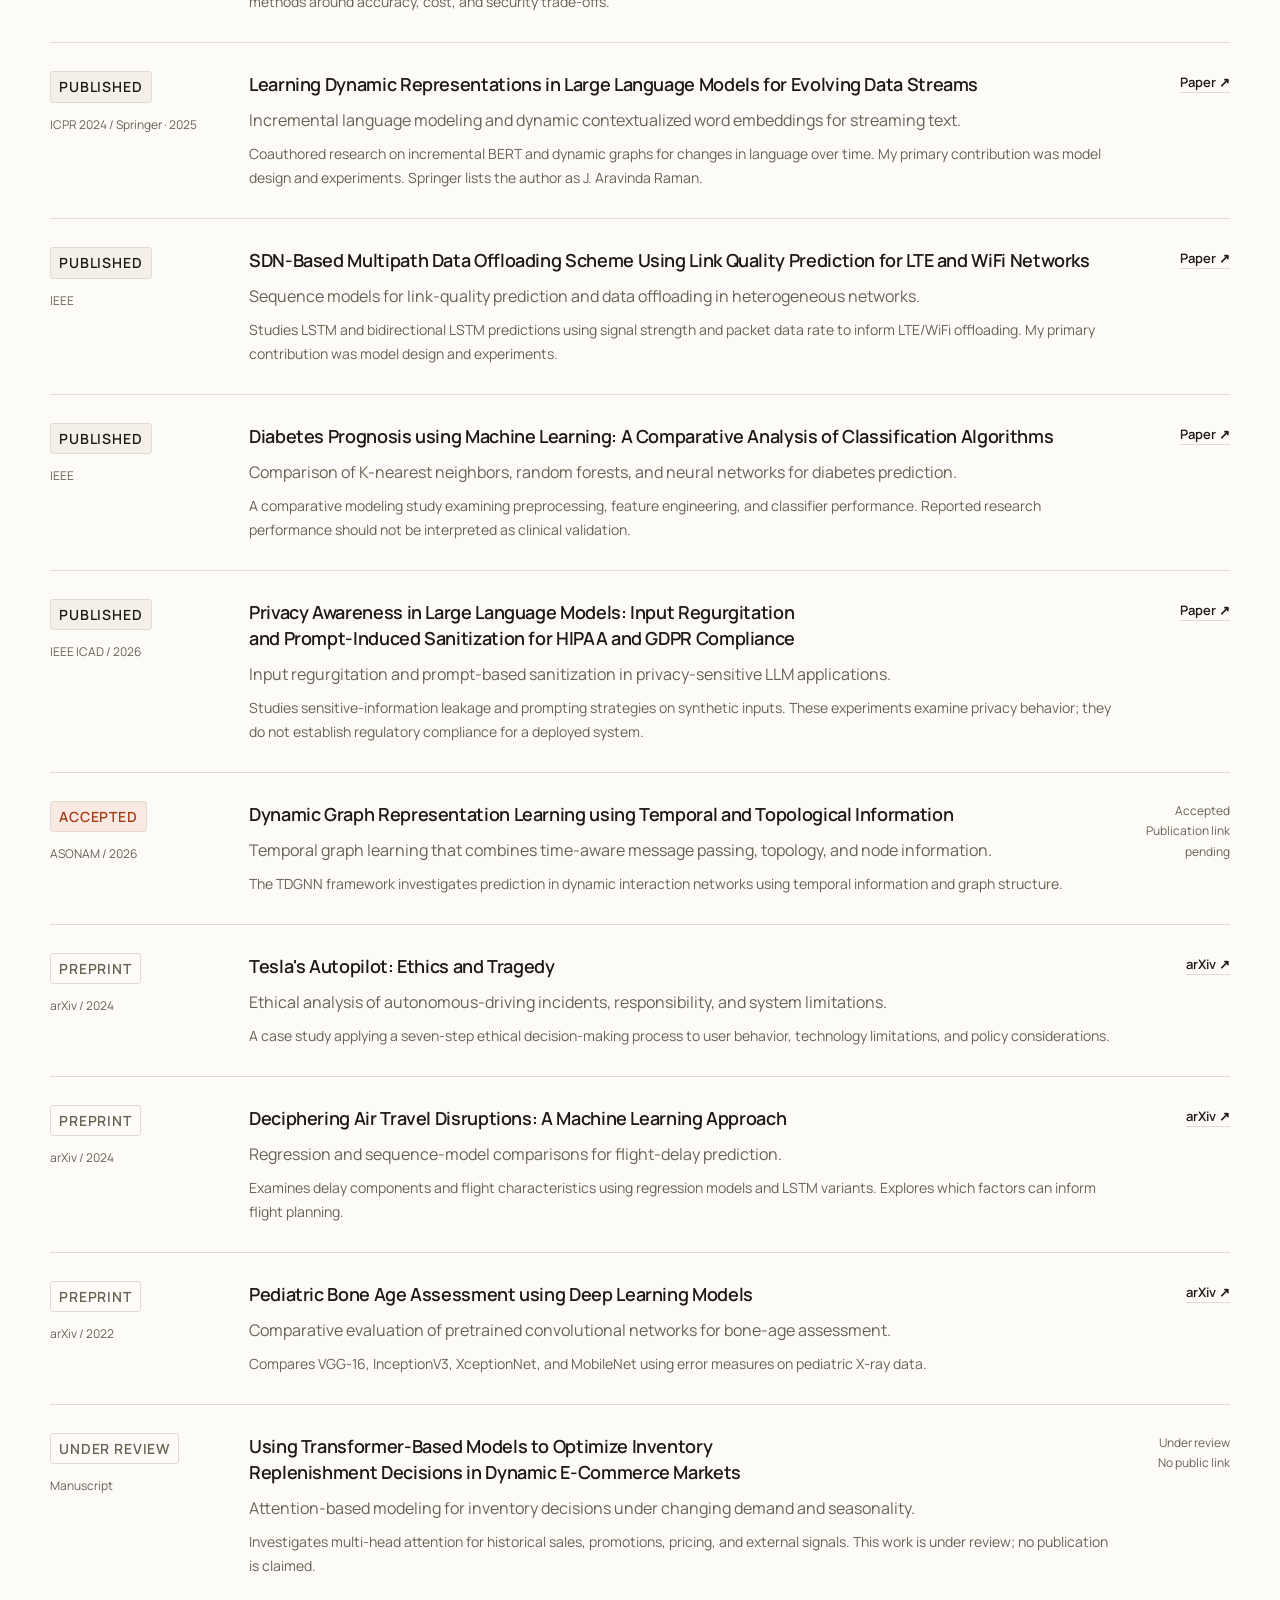
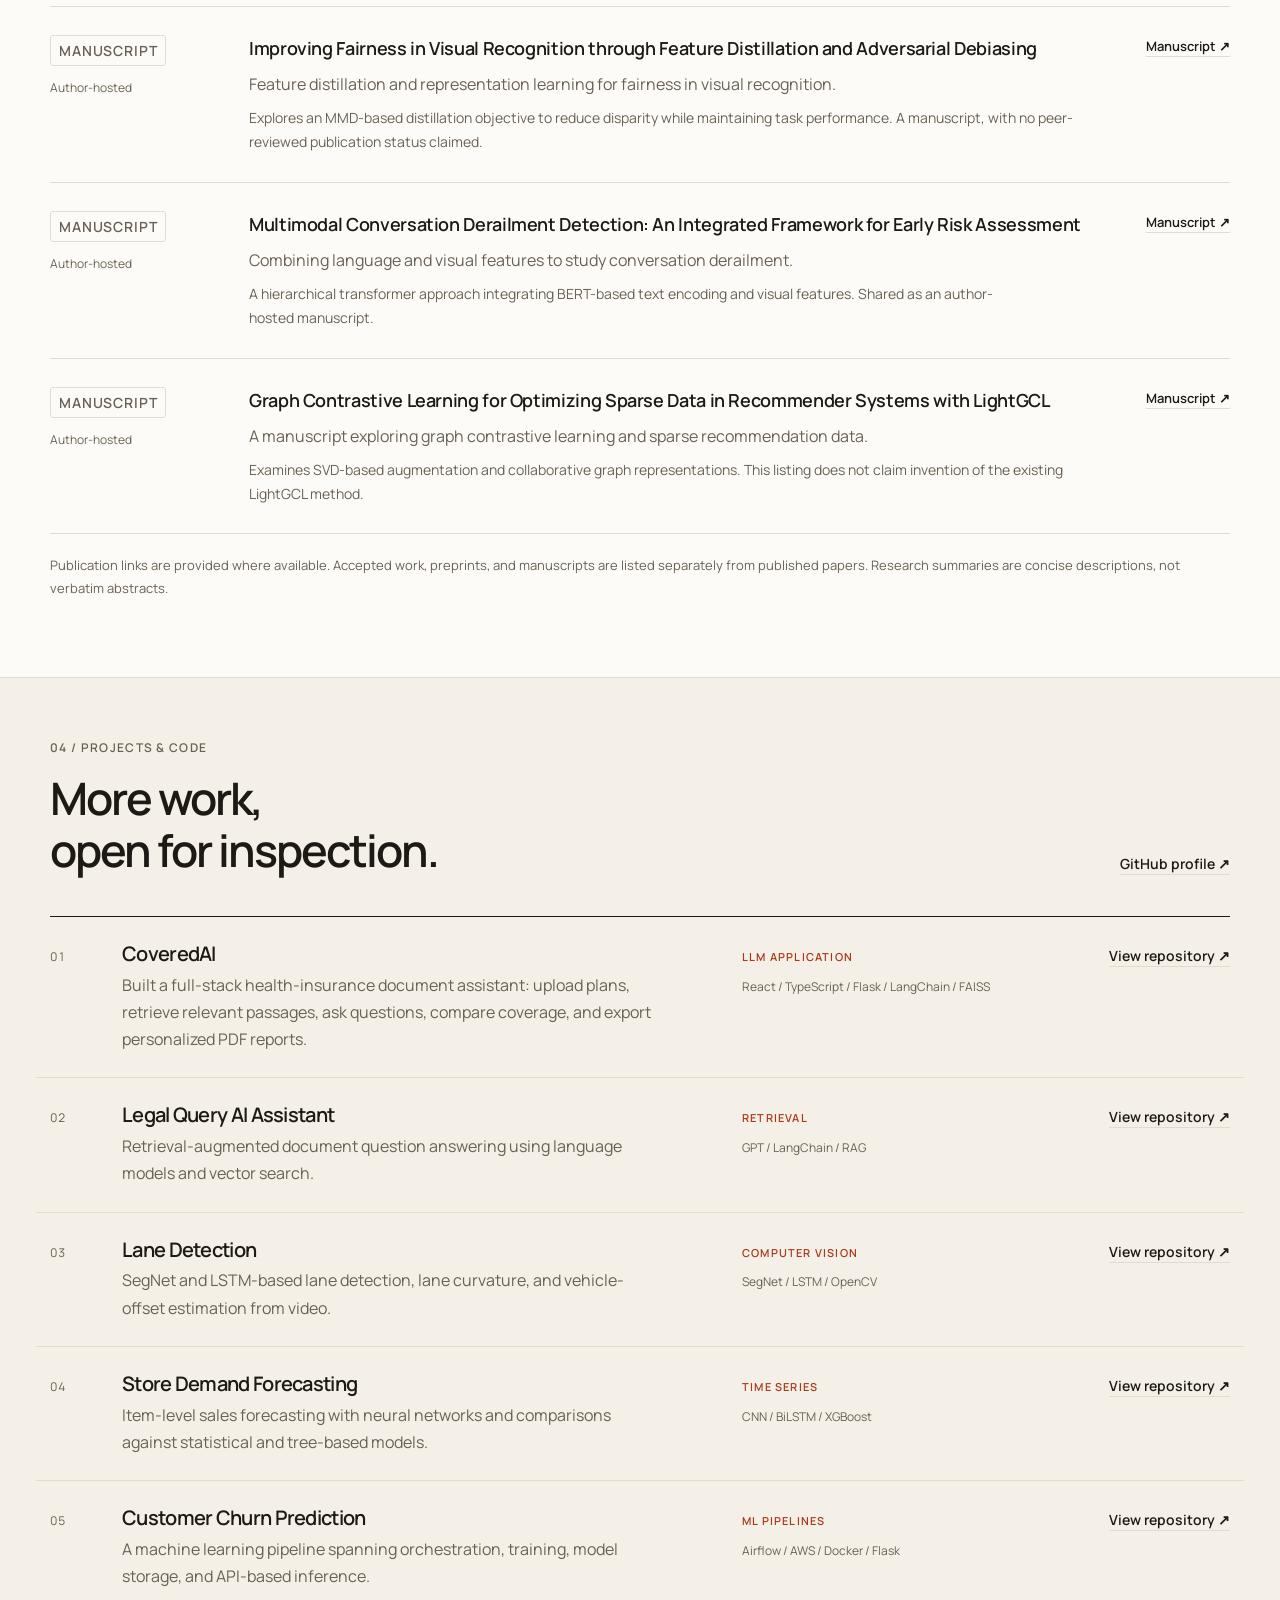
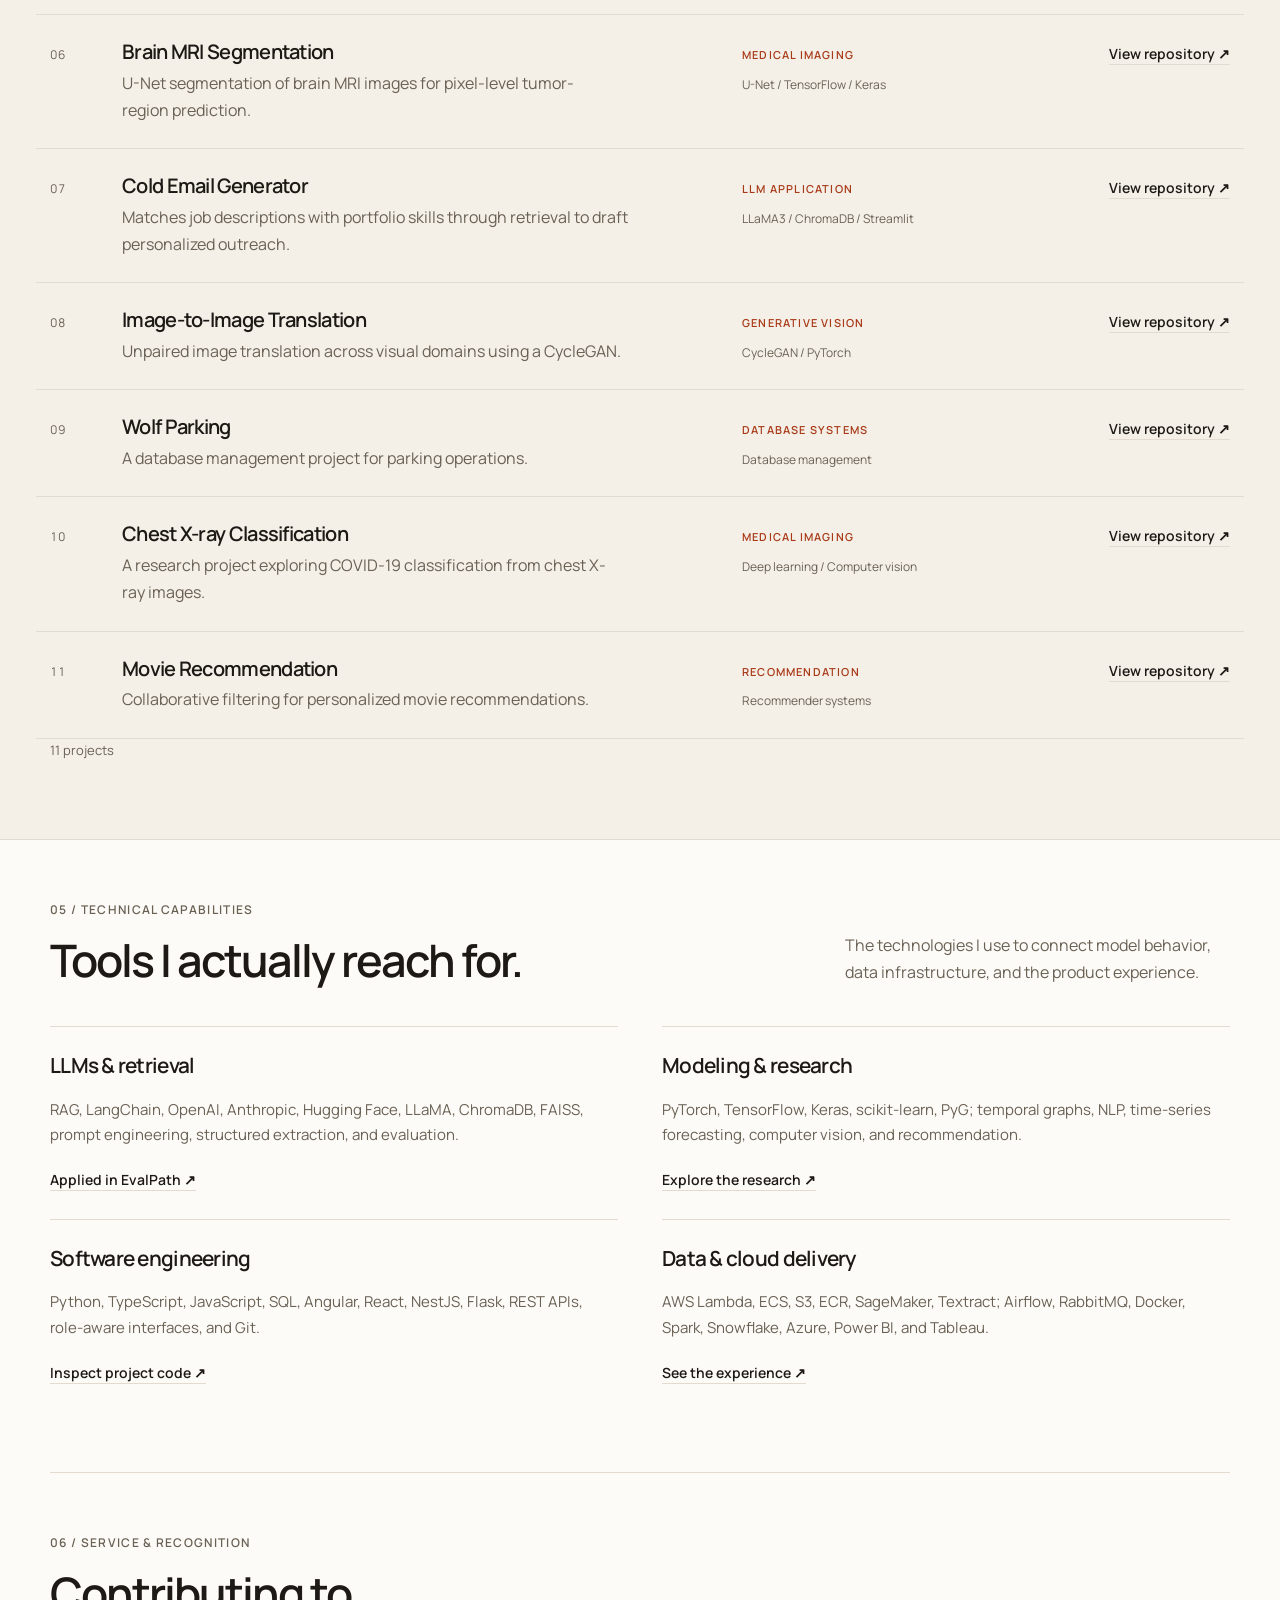
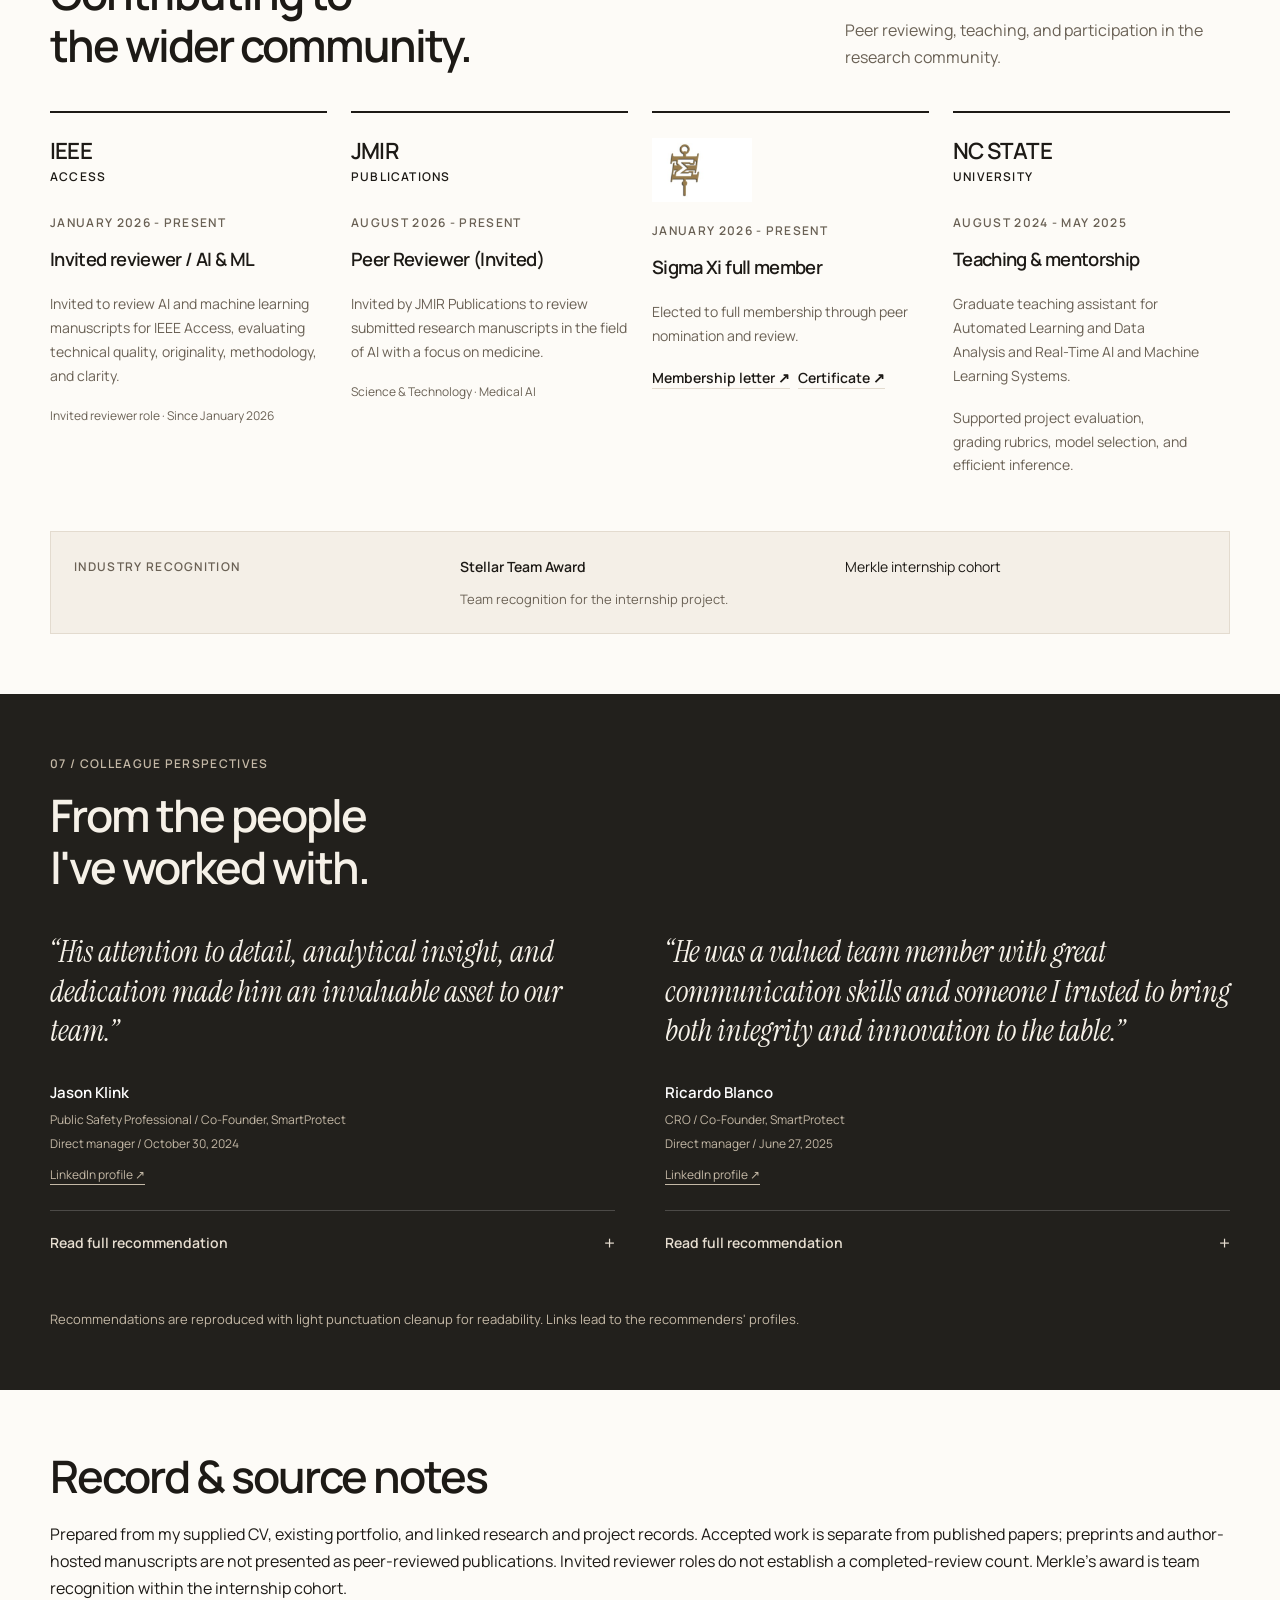
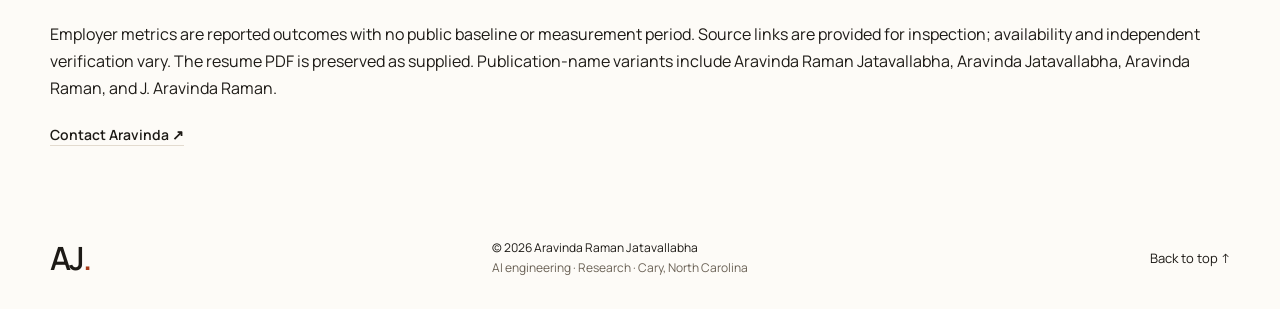
<file: record.html>
<!doctype html>
<html lang="en" class="no-js">
<head>
  <meta charset="utf-8">
  <meta name="viewport" content="width=device-width, initial-scale=1">
  <title>Professional Record | Aravinda Raman Jatavallabha</title>
  <meta name="description" content="Aravinda Raman Jatavallabha builds AI systems for clinical documentation and researches trustworthy LLMs, retrieval, and dynamic language models. Explore his work, publications, and research service.">
  <meta name="author" content="Aravinda Raman Jatavallabha">
  <meta name="theme-color" content="#12263a">
  <link rel="canonical" href="https://aravindaj.dev/record.html">
  <meta property="og:type" content="website">
  <meta property="og:url" content="https://aravindaj.dev/record.html">
  <meta property="og:title" content="Professional Record | Aravinda Raman Jatavallabha">
  <meta property="og:description" content="Production AI engineering. Research in trustworthy LLMs and evolving data. Selected work, publications, and professional service.">
  <meta property="og:site_name" content="Aravinda Raman Jatavallabha">
  <meta property="og:image" content="https://aravindaj.dev/assets/images/AJ_pfp.png">
  <meta property="og:image:alt" content="Portrait of Aravinda Raman Jatavallabha">
  <meta name="twitter:card" content="summary_large_image">
  <meta name="twitter:title" content="Aravinda Raman Jatavallabha | AI Engineer &amp; ML Software Engineer">
  <meta name="twitter:description" content="Production AI engineering and research in trustworthy LLMs. Explore selected work and publications.">
  <meta name="twitter:image" content="https://aravindaj.dev/assets/images/AJ_pfp.png">
  <link rel="icon" href="assets/images/AJ_pfp.png" type="image/png">
  <link rel="stylesheet" href="assets/css/styles.css">
  <link rel="preload" href="assets/fonts/instrument-serif-italic.ttf" as="font" type="font/ttf" crossorigin>
  <link rel="preload" href="assets/fonts/manrope-regular.ttf" as="font" type="font/ttf" crossorigin>
  <script src="assets/js/record.js" defer></script>
  <script type="application/ld+json">
  {"@context":"https://schema.org","@type":"Person","name":"Aravinda Raman Jatavallabha","url":"https://aravindaj.dev/","jobTitle":"AI Engineer and ML Software Engineer","image":"https://aravindaj.dev/assets/images/AJ_pfp.png","sameAs":["https://linkedin.com/in/aravinda-jatavallabha","https://github.com/aravinda-1402","https://scholar.google.com/citations?user=fXRLPrEAAAAJ"],"alumniOf":[{"@type":"CollegeOrUniversity","name":"North Carolina State University"},{"@type":"CollegeOrUniversity","name":"Manipal Institute of Technology"}],"knowsAbout":["Large language models","Retrieval-augmented generation","Dynamic representation learning","Machine learning"]}
  </script>
</head>
<body class="record-page"><a class="skip-link" href="#main">Skip to content</a>
<header class="record-header container"><a class="wordmark" href="index.html">AJ<span class="brand-dot">.</span><span class="wordmark-name">Back to portfolio</span></a><button class="button button-outline" id="print-record" type="button">Print / save PDF ↓</button>
</header>
<main id="main">
<section id="hero" class="record-hero container">
<p class="eyebrow">PROFESSIONAL RECORD · SEPTEMBER 2026</p>
<h1>Aravinda Raman<br><em>Jatavallabha.</em></h1>
<p class="hero-statement">AI Engineer · ML Software Engineer · Independent Researcher</p>
<p>Cary, North Carolina · <a href="mailto:aravindaraman14@gmail.com">aravindaraman14@gmail.com</a></p>
<div class="link-row"><a class="text-link" href="https://github.com/aravinda-1402" target="_blank" rel="noopener">GitHub ↗</a><a class="text-link" href="https://scholar.google.com/citations?user=fXRLPrEAAAAJ" target="_blank" rel="noopener">Google Scholar ↗</a><a class="text-link" href="https://linkedin.com/in/aravinda-jatavallabha" target="_blank" rel="noopener">LinkedIn ↗</a></div>
<p>Production AI engineering in clinical documentation; research in trustworthy language models, retrieval, and dynamic representations. This record brings together my experience, technical contributions, research, service, and source links.</p>
<nav class="record-toc" aria-label="Professional record contents"><a href="#work">Contributions</a><a href="#about">Experience &amp; education</a><a href="#research">Research</a><a href="#projects">Code</a><a href="#recognition">Service</a><a href="#recommendations">Recommendations</a></nav>
</section>
<section id="work" class="section container" aria-labelledby="work-title">
<div class="section-heading">
<div>
<p class="eyebrow">01 / SELECTED ENGINEERING</p>
<h2 id="work-title">The problem, the build,<br>the result.</h2></div>
<p class="section-intro">The problem, my contribution, the system, and the result. A closer look at how I take AI beyond an isolated model.</p></div>
<article id="evalpath" class="case-study flagship">
<div class="case-header">
<div>
<p class="eyebrow">LONG HEALTH · JUN 2025–PRESENT</p>
<h3>EvalPath</h3>
<p class="case-subtitle">From fragmented medical records to structured clinical documentation.</p></div><span class="case-badge">PRODUCTION / AI ENGINEER</span></div>
<div class="case-columns">
<div>
<h4>The problem</h4>
<p>Specialized medical evaluations bring together scanned records, physician–patient conversations, exam findings, and final reports. Each stage needs to connect to the next.</p>
<h4>What I own</h4>
<p>End-to-end platform engineering: document ingestion and indexing, asynchronous OCR, retrieval, transcription, structured report generation, and role-aware physician portals.</p></div>
<div>
<h4>How I built it</h4>
<ul class="feature-list">
<li><strong>Document infrastructure.</strong> AWS Lambda, ECS, S3, RabbitMQ, and Textract for ingestion and processing.</li>
<li><strong>Clinical AI workflows.</strong> ChromaDB retrieval, OpenAI and Anthropic integrations, ICD-10 inference, and Whisper transcription.</li>
<li><strong>Product delivery.</strong> Angular/NestJS interfaces, case assignment, four-role access control, exports, monitoring, and pipeline alerts.</li></ul></div></div>
<div class="pipeline" aria-label="EvalPath workflow"><span>Records &amp; audio</span><b aria-hidden="true">→</b><span>OCR &amp; transcription</span><b aria-hidden="true">→</b><span>Retrieval &amp; extraction</span><b aria-hidden="true">→</b><span>Structured reports</span></div>
<div class="case-results">
<div><strong>35%</strong><span>higher document throughput*</span></div>
<div><strong>50%</strong><span>less documentation &amp; triage time*</span></div>
<p>*Outcomes reported in my career materials. Public baselines and measurement periods are unavailable. Employer systems and clinical data are private.</p></div>
</article>
<article id="causeval" class="case-study causeval-case">
<div class="case-header">
<div>
<p class="eyebrow">INDEPENDENT PROJECT · CREATOR</p>
<h3>CausEval<span class="brand-dot">.</span></h3>
<p class="case-subtitle">Do your AI tests catch missing instructions?</p></div><span class="case-badge">OPEN SOURCE / LLM EVALUATION</span></div>
<div class="case-columns">
<div>
<h4>The problem</h4>
<p>A passing evaluation suite can still miss important prompt instructions. Test pass rate alone does not show which behaviors the suite actually checks.</p>
<h4>My contribution</h4>
<p>I created CausEval to extract behavioral rules, map them to evaluations, remove one instruction at a time, and compare repeated runs. The result is an inspectable account of detected and missed changes.</p>
<div class="link-row"><a class="text-link" href="https://aravinda-1402.github.io/causeval/" target="_blank" rel="noopener">Explore the demo ↗</a><a class="text-link" href="https://github.com/aravinda-1402/causeval" target="_blank" rel="noopener">Source &amp; methodology ↗</a></div></div>
<div class="coverage-panel">
<p class="eyebrow">BUNDLED EXAMPLE / FIXTURE RESULTS</p>
<div class="coverage-row"><span>Eval pass rate</span><strong>100%</strong><i style="--bar:100%"></i></div>
<div class="coverage-row"><span>Trace coverage</span><strong>75%</strong><i style="--bar:75%"></i></div>
<div class="coverage-row"><span>Causal rule coverage</span><strong>42%</strong><i style="--bar:42%"></i></div>
<p>12 rules · 9 evaluations · 5 rule removals detected</p><small>Reproducible example data, not a live-model benchmark or adoption claim.</small></div></div>
<div class="release-strip"><div><p class="eyebrow">TRY IT LOCALLY</p><code>npx causeval demo</code><p>No API key needed for the bundled example.</p></div><div class="release-links"><a class="text-link" href="https://www.npmjs.com/package/causeval" target="_blank" rel="noopener">npm · v0.1.1 ↗</a><a class="text-link" href="https://github.com/aravinda-1402/causeval/blob/main/CITATION.cff" target="_blank" rel="noopener">Cite this software ↗</a><a class="text-link" href="https://github.com/aravinda-1402/causeval/blob/main/ATTRIBUTION.md" target="_blank" rel="noopener">Creator attribution ↗</a></div></div>
<div class="case-footer"><span>CLI · Browser demo · HTML reports · GitHub Actions</span><span>TypeScript · Apache-2.0</span></div>
</article>
<div class="case-pair">
<article class="case-study">
<p class="eyebrow">SMARTPROTECT · MAY 2024–JUN 2025</p>
<h3>Forecasting for<br>public safety.</h3>
<p>Built forecasting and data workflows to support dispatch planning and staffing decisions.</p>
<ul class="feature-list">
<li>Compared ARIMA, Prophet, and LSTM models for call-volume prediction.</li>
<li>Built Airflow/Snowflake pipelines across <strong>1.2M+ dispatch records</strong>.</li>
<li>Connected forecasts to staffing recommendations, drift detection, retraining, and role-aware dashboards.</li></ul>
<p class="metric-line"><strong>20%</strong> reported forecast-accuracy improvement<span>18% reported overtime reduction</span></p>
<p class="source-note">Career-material figures; public baselines and evaluation periods are unavailable.</p><a class="text-link" href="#recommendations">Read my managers’ recommendations ↗</a>
</article>
<article class="case-study">
<p class="eyebrow">DRDO / CAIR · JAN–JUN 2023</p>
<h3>Language models<br>for evolving data.</h3>
<p>Researched how models can update their representations as language and interaction patterns change.</p>
<ul class="feature-list">
<li>Designed and experimented with incremental BERT representations and temporal graph learning.</li>
<li>Built streaming NLP workflows to update token representations without full retraining.</li>
<li>Contributed model design and experiments to the coauthored ICPR research.</li></ul>
<p class="metric-line"><strong>ICPR</strong> 2024 conference · Springer chapter<span>Published research / contributing author</span></p><a class="text-link" href="https://link.springer.com/chapter/10.1007/978-3-031-78169-8_16" target="_blank" rel="noopener">Read the publication ↗</a>
</article></div>
</section>
<section id="about" class="section experience-section">
<div class="container">
<div class="section-heading">
<div>
<p class="eyebrow">02 / EXPERIENCE</p>
<h2 id="about-title">The work behind<br>the skill set.</h2></div>
<p class="section-intro">Clinical AI, public safety, industry analytics, and academic research. Hands-on responsibility from experimentation through software delivery.</p></div>
<div class="experience-list">
<article class="experience-row">
<div class="experience-date"><span>Jun 2025–Present</span><span class="experience-index" aria-hidden="true">01</span></div>
<div>
<p class="eyebrow">Long Health</p>
<h3>AI Engineer</h3>
<p class="role-focus">AI platforms & full-stack systems</p>
<p>Built and maintained EvalPath across cloud infrastructure, document AI, retrieval, model integrations, and physician-facing workflows. Partnered with clinical and compliance teams on privacy-sensitive data handling.</p>
<p class="project-stack">Python · TypeScript · Angular · NestJS · AWS · RabbitMQ</p></div>
</article>
<article class="experience-row">
<div class="experience-date"><span>May 2024–Jun 2025</span><span class="experience-index" aria-hidden="true">02</span></div>
<div>
<p class="eyebrow">SmartProtect Public Safety Solutions</p>
<h3>Data Science Intern / Co-op</h3>
<p class="role-focus">Predictive analytics & ML systems</p>
<p>Developed 911 call-volume forecasts, ETL pipelines, staffing recommendations, and internal dashboards. Implemented drift detection, versioned data, and automated retraining; explored dispatcher transcript analysis using LLMs.</p>
<p class="project-stack">Airflow · Snowflake · SageMaker · Flask · Spring Boot · Angular</p></div>
</article>
<article class="experience-row">
<div class="experience-date"><span>Aug 2024–May 2025</span><span class="experience-index" aria-hidden="true">03</span></div>
<div>
<p class="eyebrow">North Carolina State University</p>
<h3>Graduate Teaching Assistant</h3>
<p class="role-focus">Machine learning & efficient inference</p>
<p>Supported CSC 522: Automated Learning and Data Analysis with Prof. Thomas Price, and CSC 591/791: Real-Time AI and Machine Learning Systems with Prof. Xipeng Shen. Evaluated projects, developed grading rubrics, held office hours, and helped students with validation, model selection, quantization, and inference trade-offs.</p>
<p class="project-stack">scikit-learn · TensorRT · ONNX Runtime · ML evaluation</p></div>
</article>
<article class="experience-row">
<div class="experience-date"><span>Jan–Jun 2023</span><span class="experience-index" aria-hidden="true">04</span></div>
<div>
<p class="eyebrow">DRDO · Centre for AI & Robotics</p>
<h3>Machine Learning Researcher</h3>
<p class="role-focus">Streaming NLP & temporal graph learning</p>
<p>Implemented temporal graph models in PyTorch Geometric and incremental BERT workflows for evolving text. Conducted model-design and experimental work on dynamic representations and semantic change.</p>
<p class="project-stack">PyTorch · PyG · BERT · Temporal GNNs</p></div>
</article>
<article class="experience-row">
<div class="experience-date"><span>May–Jul 2022</span><span class="experience-index" aria-hidden="true">05</span></div>
<div>
<p class="eyebrow">Merkle</p>
<h3>Data Science Intern</h3>
<p class="role-focus">Retail ML & data engineering</p>
<p>Led a four-person internship team working with 10M+ retail records. Built XGBoost, LightGBM, and LSTM models; engineered ETL across 16M+ rows using PySpark, SQL, and Snowflake; delivered pricing and segmentation dashboards. The project received the Stellar Team Award.</p>
<p class="project-stack">PySpark · SQL · Snowflake · XGBoost · Power BI · Tableau</p></div>
</article>
<article class="experience-row">
<div class="experience-date"><span>Mar 2021–Jun 2022</span><span class="experience-index" aria-hidden="true">06</span></div>
<div>
<p class="eyebrow">Manipal Institute of Technology</p>
<h3>Machine Learning Researcher</h3>
<p class="role-focus">Medical imaging & network prediction</p>
<p>Compared VGG-16, MobileNet, InceptionV3, and XceptionNet for pediatric bone-age assessment. Worked on LSTM/Bi-LSTM link-quality prediction and automated data, training, and API workflows.</p>
<p class="project-stack">TensorFlow · Keras · Airflow · SageMaker · Flask</p></div>
</article></div>
<div id="education" class="subsection-heading">
<p class="eyebrow">EDUCATION</p>
<h3>A foundation in computer science.</h3></div>
<div class="education-grid">
<article><img src="assets/images/ncstate%20img.png" alt="NC State" width="56" height="56" loading="lazy">
<div>
<h3>Master of Computer Science</h3>
<p>North Carolina State University / 2023 - 2025</p>
<p>Data Science specialization / GPA 4.0 of 4.0</p><a class="text-link" href="https://drive.google.com/file/d/1uPDeOb_QWkxuiRlXxEfEIW2JagjP5olQ/view" target="_blank" rel="noopener">View credential &#8599;</a></div>
</article>
<article><img src="assets/images/MANIPAL-INSTITUTE-OF-TECHNOLOGY%20img.png" alt="Manipal Institute of Technology" width="56" height="56" loading="lazy">
<div>
<h3>Bachelor of Technology</h3>
<p>Manipal Institute of Technology / 2019 - 2023</p>
<p>Information Technology / GPA 8.64 of 10</p><a class="text-link" href="https://drive.google.com/file/d/1egeuz65fwpKCLLV0Bi9-n2kIEI_nJkYz/view" target="_blank" rel="noopener">View credential &#8599;</a></div>
</article></div>
<p class="source-note">B.Tech. minor: Big Data Analytics. Graduate coursework includes NLP, Generative AI, Machine Learning with Graphs, Privacy in AI, and Database Management Systems.</p><details class="background-details"><summary>Professional certificates <span aria-hidden="true">+</span></summary>
<ul class="certificate-list">
<li><span>Data Science Specialization / NC State University</span><a href="https://drive.google.com/file/d/1-o0rSSCy6qN3lY99xNvIWSQEKPD0ELD7/view" target="_blank" rel="noopener">Certificate &#8599;</a></li>
<li><span>Machine Learning Specialization / Stanford, Coursera</span><a href="https://www.coursera.org/account/accomplishments/verify/9AB6K4JPZSQ9" target="_blank" rel="noopener">Certificate &#8599;</a></li>
<li><span>Deep Learning Specialization / DeepLearning.AI, Coursera</span><a href="https://www.coursera.org/account/accomplishments/specialization/DFFQB96C6FJ2" target="_blank" rel="noopener">Certificate &#8599;</a></li>
<li><span>AI Summer School / IIIT Hyderabad</span><a href="https://drive.google.com/file/d/1jPhjHO8WfoukW9IKUp8yKpRyoLKbnjFB/view" target="_blank" rel="noopener">Certificate &#8599;</a></li></ul></details></div>
</section>
<section id="research" class="section research-section" aria-labelledby="research-title">
<div class="container">
      <div class="section-heading">
<div>
<p class="eyebrow">03 / PUBLICATIONS &amp; RESEARCH</p>
<h2 id="research-title">Research with<br><em>a practical question.</em></h2></div>
<div class="section-intro">
<p>Language models, dynamic representations, and applied machine learning. Published work and work in progress, with their respective records.</p><a class="text-link" href="https://scholar.google.com/citations?user=fXRLPrEAAAAJ&amp;hl=en" target="_blank" rel="noopener">Google Scholar <span aria-hidden="true">&#8599;</span></a></div></div>
      <div class="research-overview">
<div><strong>6</strong><span>Published</span></div>
<div><strong>1</strong><span>Accepted</span></div>
<div><strong>3</strong><span>Preprints</span></div>
<div><strong>4</strong><span>Manuscripts</span></div>
<p>Every work is labeled by status.<br>Publisher and author-hosted records are linked below.</p></div>
      <div class="publication-list">
        <article class="publication" data-status="published">
<div class="publication-meta"><span class="badge published">Published</span><span>IEEE SoutheastCon / 2026</span></div>
<div>
<h3>TrustBench: Benchmarking Trustworthy Large Language Models with Cost and Stability Metrics</h3>
<p>Deployment-oriented evaluation of LLM behavior, repeatability, confidence, and cost.</p>
<div class="research-detail">
<p>Compares five proprietary models across ambiguity, safety, and multi-step tasks with repeated trials. Distinguishes stable behavior from verified task correctness and examines how pricing changes value comparisons.</p></div></div><a class="publication-link" href="https://doi.org/10.1109/SoutheastCon63549.2026.11476117" target="_blank" rel="noopener" aria-label="View TrustBench publication">Paper &#8599;</a>
</article>
        <article class="publication" data-status="published">
<div class="publication-meta"><span class="badge published">Published</span><span>IEEE ICAIC / 2026</span></div>
<div>
<h3>Prompting for LLM Security and RAG: A Survey from Zero-Shot to Automatic Prompt Optimization (APO) and Prompt-Injection Defenses</h3>
<p>Prompting methods and security considerations for retrieval-augmented and other security-sensitive LLM workflows.</p>
<div class="research-detail">
<p>A practitioner-oriented survey connecting prompting methods, automatic optimization, prompt injection, and RAG poisoning. Organizes methods around accuracy, cost, and security trade-offs.</p></div></div><a class="publication-link" href="https://ieeexplore.ieee.org/abstract/document/11395889" target="_blank" rel="noopener" aria-label="View LLM Security and RAG paper">Paper &#8599;</a>
</article>
        <article class="publication" data-status="published">
<div class="publication-meta"><span class="badge published">Published</span><span>ICPR 2024 / Springer · 2025</span></div>
<div>
<h3>Learning Dynamic Representations in Large Language Models for Evolving Data Streams</h3>
<p>Incremental language modeling and dynamic contextualized word embeddings for streaming text.</p>
<div class="research-detail">
<p>Coauthored research on incremental BERT and dynamic graphs for changes in language over time. My primary contribution was model design and experiments. Springer lists the author as J. Aravinda Raman.</p></div></div><a class="publication-link" href="https://link.springer.com/chapter/10.1007/978-3-031-78169-8_16" target="_blank" rel="noopener" aria-label="View dynamic language representations paper">Paper &#8599;</a>
</article>
        <article class="publication" data-status="published">
<div class="publication-meta"><span class="badge published">Published</span><span>IEEE</span></div>
<div>
<h3>SDN-Based Multipath Data Offloading Scheme Using Link Quality Prediction for LTE and WiFi Networks</h3>
<p>Sequence models for link-quality prediction and data offloading in heterogeneous networks.</p>
<div class="research-detail">
<p>Studies LSTM and bidirectional LSTM predictions using signal strength and packet data rate to inform LTE/WiFi offloading. My primary contribution was model design and experiments.</p></div></div><a class="publication-link" href="https://ieeexplore.ieee.org/abstract/document/10767139" target="_blank" rel="noopener" aria-label="View multipath data offloading paper">Paper &#8599;</a>
</article>
        <article class="publication" data-status="published">
<div class="publication-meta"><span class="badge published">Published</span><span>IEEE</span></div>
<div>
<h3>Diabetes Prognosis using Machine Learning: A Comparative Analysis of Classification Algorithms</h3>
<p>Comparison of K-nearest neighbors, random forests, and neural networks for diabetes prediction.</p>
<div class="research-detail">
<p>A comparative modeling study examining preprocessing, feature engineering, and classifier performance. Reported research performance should not be interpreted as clinical validation.</p></div></div><a class="publication-link" href="https://ieeexplore.ieee.org/abstract/document/9985487" target="_blank" rel="noopener" aria-label="View diabetes prognosis paper">Paper &#8599;</a>
</article>
        <article class="publication" data-status="published">
<div class="publication-meta"><span class="badge published">Published</span><span>IEEE ICAD / 2026</span></div>
<div>
<h3>Privacy Awareness in Large Language Models: Input Regurgitation and Prompt-Induced Sanitization for HIPAA and GDPR Compliance</h3>
<p>Input regurgitation and prompt-based sanitization in privacy-sensitive LLM applications.</p>
<div class="research-detail">
<p>Studies sensitive-information leakage and prompting strategies on synthetic inputs. These experiments examine privacy behavior; they do not establish regulatory compliance for a deployed system.</p></div></div><a class="publication-link" href="https://ieeexplore.ieee.org/abstract/document/11608900" target="_blank" rel="noopener" aria-label="View privacy awareness publication">Paper &#8599;</a>
</article>
        <article class="publication" data-status="accepted">
<div class="publication-meta"><span class="badge accepted">Accepted</span><span>ASONAM / 2026</span></div>
<div>
<h3>Dynamic Graph Representation Learning using Temporal and Topological Information</h3>
<p>Temporal graph learning that combines time-aware message passing, topology, and node information.</p>
<div class="research-detail">
<p>The TDGNN framework investigates prediction in dynamic interaction networks using temporal information and graph structure.</p></div></div><span class="publication-note">Accepted<br>Publication link pending</span>
</article>
        <article class="publication" data-status="preprint">
<div class="publication-meta"><span class="badge preprint">Preprint</span><span>arXiv / 2024</span></div>
<div>
<h3>Tesla's Autopilot: Ethics and Tragedy</h3>
<p>Ethical analysis of autonomous-driving incidents, responsibility, and system limitations.</p>
<div class="research-detail">
<p>A case study applying a seven-step ethical decision-making process to user behavior, technology limitations, and policy considerations.</p></div></div><a class="publication-link" href="https://arxiv.org/abs/2409.17380" target="_blank" rel="noopener" aria-label="View Tesla Autopilot preprint">arXiv &#8599;</a>
</article>
        <article class="publication" data-status="preprint">
<div class="publication-meta"><span class="badge preprint">Preprint</span><span>arXiv / 2024</span></div>
<div>
<h3>Deciphering Air Travel Disruptions: A Machine Learning Approach</h3>
<p>Regression and sequence-model comparisons for flight-delay prediction.</p>
<div class="research-detail">
<p>Examines delay components and flight characteristics using regression models and LSTM variants. Explores which factors can inform flight planning.</p></div></div><a class="publication-link" href="https://arxiv.org/abs/2408.02802" target="_blank" rel="noopener" aria-label="View air travel disruptions preprint">arXiv &#8599;</a>
</article>
        <article class="publication" data-status="preprint">
<div class="publication-meta"><span class="badge preprint">Preprint</span><span>arXiv / 2022</span></div>
<div>
<h3>Pediatric Bone Age Assessment using Deep Learning Models</h3>
<p>Comparative evaluation of pretrained convolutional networks for bone-age assessment.</p>
<div class="research-detail">
<p>Compares VGG-16, InceptionV3, XceptionNet, and MobileNet using error measures on pediatric X-ray data.</p></div></div><a class="publication-link" href="https://arxiv.org/abs/2207.10169" target="_blank" rel="noopener" aria-label="View pediatric bone age preprint">arXiv &#8599;</a>
</article>
        <article class="publication" data-status="manuscript">
<div class="publication-meta"><span class="badge manuscript">Under review</span><span>Manuscript</span></div>
<div>
<h3>Using Transformer-Based Models to Optimize Inventory Replenishment Decisions in Dynamic E-Commerce Markets</h3>
<p>Attention-based modeling for inventory decisions under changing demand and seasonality.</p>
<div class="research-detail">
<p>Investigates multi-head attention for historical sales, promotions, pricing, and external signals. This work is under review; no publication is claimed.</p></div></div><span class="publication-note">Under review<br>No public link</span>
</article>
        <article class="publication" data-status="manuscript">
<div class="publication-meta"><span class="badge manuscript">Manuscript</span><span>Author-hosted</span></div>
<div>
<h3>Improving Fairness in Visual Recognition through Feature Distillation and Adversarial Debiasing</h3>
<p>Feature distillation and representation learning for fairness in visual recognition.</p>
<div class="research-detail">
<p>Explores an MMD-based distillation objective to reduce disparity while maintaining task performance. A manuscript, with no peer-reviewed publication status claimed.</p></div></div><a class="publication-link" href="https://drive.google.com/file/d/1R5COOj2JY-Omxbo9tsHxiVuBQ6Jpqou2/view" target="_blank" rel="noopener" aria-label="View visual recognition fairness manuscript">Manuscript &#8599;</a>
</article>
        <article class="publication" data-status="manuscript">
<div class="publication-meta"><span class="badge manuscript">Manuscript</span><span>Author-hosted</span></div>
<div>
<h3>Multimodal Conversation Derailment Detection: An Integrated Framework for Early Risk Assessment</h3>
<p>Combining language and visual features to study conversation derailment.</p>
<div class="research-detail">
<p>A hierarchical transformer approach integrating BERT-based text encoding and visual features. Shared as an author-hosted manuscript.</p></div></div><a class="publication-link" href="https://drive.google.com/file/d/18lczqZVlpkBnT68dv-w-8IUNeHbGWiB4/view" target="_blank" rel="noopener" aria-label="View conversation derailment manuscript">Manuscript &#8599;</a>
</article>
        <article class="publication" data-status="manuscript">
<div class="publication-meta"><span class="badge manuscript">Manuscript</span><span>Author-hosted</span></div>
<div>
<h3>Graph Contrastive Learning for Optimizing Sparse Data in Recommender Systems with LightGCL</h3>
<p>A manuscript exploring graph contrastive learning and sparse recommendation data.</p>
<div class="research-detail">
<p>Examines SVD-based augmentation and collaborative graph representations. This listing does not claim invention of the existing LightGCL method.</p></div></div><a class="publication-link" href="https://drive.google.com/file/d/1ND3R-cwxMfOw16Wutt6KToq9feTAH5JE/view" target="_blank" rel="noopener" aria-label="View graph contrastive learning manuscript">Manuscript &#8599;</a>
</article>
      </div>
      
      <p class="source-note research-note">Publication links are provided where available. Accepted work, preprints, and manuscripts are listed separately from published papers. Research summaries are concise descriptions, not verbatim abstracts.</p>
    </div>
</section>
<section id="projects" class="section projects-section" aria-labelledby="projects-title">
<div class="container">
<div class="section-heading">
<div>
<p class="eyebrow">04 / PROJECTS &amp; CODE</p>
<h2 id="projects-title">More work,<br>open for inspection.</h2></div><a class="text-link" href="https://github.com/aravinda-1402" target="_blank" rel="noopener">GitHub profile &#8599;</a></div>
      
      <div class="project-grid">
        <article class="project" data-category="llm">
<p class="eyebrow">LLM APPLICATION</p>
<h3>CoveredAI</h3>
<p>Built a full-stack health-insurance document assistant: upload plans, retrieve relevant passages, ask questions, compare coverage, and export personalized PDF reports.</p>
<p class="project-stack">React / TypeScript / Flask / LangChain / FAISS</p><a class="text-link" href="https://github.com/aravinda-1402/coveredai-healthclaim-rag-agent" target="_blank" rel="noopener">View repository &#8599;</a>
</article>
        <article class="project" data-category="llm">
<p class="eyebrow">RETRIEVAL</p>
<h3>Legal Query AI Assistant</h3>
<p>Retrieval-augmented document question answering using language models and vector search.</p>
<p class="project-stack">GPT / LangChain / RAG</p><a class="text-link" href="https://github.com/aravinda-1402/Legal-Query-AI-Assistant" target="_blank" rel="noopener">View repository &#8599;</a>
</article>
        <article class="project" data-category="ml">
<p class="eyebrow">COMPUTER VISION</p>
<h3>Lane Detection</h3>
<p>SegNet and LSTM-based lane detection, lane curvature, and vehicle-offset estimation from video.</p>
<p class="project-stack">SegNet / LSTM / OpenCV</p><a class="text-link" href="https://github.com/aravinda-1402/Lane-Detection-for-Autonomous-Vehicles" target="_blank" rel="noopener">View repository &#8599;</a>
</article>
        <article class="project" data-category="ml">
<p class="eyebrow">TIME SERIES</p>
<h3>Store Demand Forecasting</h3>
<p>Item-level sales forecasting with neural networks and comparisons against statistical and tree-based models.</p>
<p class="project-stack">CNN / BiLSTM / XGBoost</p><a class="text-link" href="https://github.com/aravinda-1402/Store-Demand-Forecasting-using-Time-Series-and-Neural-Networks" target="_blank" rel="noopener">View repository &#8599;</a>
</article>
        <article class="project" data-category="systems">
<p class="eyebrow">ML PIPELINES</p>
<h3>Customer Churn Prediction</h3>
<p>A machine learning pipeline spanning orchestration, training, model storage, and API-based inference.</p>
<p class="project-stack">Airflow / AWS / Docker / Flask</p><a class="text-link" href="https://github.com/aravinda-1402/Customer-Churn-Prediction" target="_blank" rel="noopener">View repository &#8599;</a>
</article>
        <article class="project" data-category="ml">
<p class="eyebrow">MEDICAL IMAGING</p>
<h3>Brain MRI Segmentation</h3>
<p>U-Net segmentation of brain MRI images for pixel-level tumor-region prediction.</p>
<p class="project-stack">U-Net / TensorFlow / Keras</p><a class="text-link" href="https://github.com/aravinda-1402/Brain-MRI-Classification-Segmentation" target="_blank" rel="noopener">View repository &#8599;</a>
</article>
        <article class="project" data-category="llm">
<p class="eyebrow">LLM APPLICATION</p>
<h3>Cold Email Generator</h3>
<p>Matches job descriptions with portfolio skills through retrieval to draft personalized outreach.</p>
<p class="project-stack">LLaMA3 / ChromaDB / Streamlit</p><a class="text-link" href="https://github.com/aravinda-1402/Cold_Email_Generator" target="_blank" rel="noopener">View repository &#8599;</a>
</article>
        <article class="project" data-category="ml">
<p class="eyebrow">GENERATIVE VISION</p>
<h3>Image-to-Image Translation</h3>
<p>Unpaired image translation across visual domains using a CycleGAN.</p>
<p class="project-stack">CycleGAN / PyTorch</p><a class="text-link" href="https://github.com/aravinda-1402/CycleGAN-for-Image-Translation" target="_blank" rel="noopener">View repository &#8599;</a>
</article>
        <article class="project" data-category="systems">
<p class="eyebrow">DATABASE SYSTEMS</p>
<h3>Wolf Parking</h3>
<p>A database management project for parking operations.</p>
<p class="project-stack">Database management</p><a class="text-link" href="https://github.com/aravinda-1402/Wolf-Parking-Database-Management-System" target="_blank" rel="noopener">View repository &#8599;</a>
</article>
        <article class="project" data-category="ml">
<p class="eyebrow">MEDICAL IMAGING</p>
<h3>Chest X-ray Classification</h3>
<p>A research project exploring COVID-19 classification from chest X-ray images.</p>
<p class="project-stack">Deep learning / Computer vision</p><a class="text-link" href="https://github.com/aravinda-1402/Covid-Detection-model-using-Chest-X-ray" target="_blank" rel="noopener">View repository &#8599;</a>
</article>
        <article class="project" data-category="ml">
<p class="eyebrow">RECOMMENDATION</p>
<h3>Movie Recommendation</h3>
<p>Collaborative filtering for personalized movie recommendations.</p>
<p class="project-stack">Recommender systems</p><a class="text-link" href="https://github.com/aravinda-1402/Movie-Recommendation-System" target="_blank" rel="noopener">View repository &#8599;</a>
</article>
      </div>
<p id="project-count" class="source-note" aria-live="polite">11 projects</p>
    </div>
</section>
<section id="skills" class="section container">
<div class="section-heading">
<div>
<p class="eyebrow">05 / TECHNICAL CAPABILITIES</p>
<h2>Tools I actually reach for.</h2></div>
<p class="section-intro">The technologies I use to connect model behavior, data infrastructure, and the product experience.</p></div>
<div class="skills-grid">
<article>
<h3>LLMs &amp; retrieval</h3>
<p>RAG, LangChain, OpenAI, Anthropic, Hugging Face, LLaMA, ChromaDB, FAISS, prompt engineering, structured extraction, and evaluation.</p><a href="#evalpath">Applied in EvalPath ↗</a>
</article>
<article>
<h3>Modeling &amp; research</h3>
<p>PyTorch, TensorFlow, Keras, scikit-learn, PyG; temporal graphs, NLP, time-series forecasting, computer vision, and recommendation.</p><a href="#research">Explore the research ↗</a>
</article>
<article>
<h3>Software engineering</h3>
<p>Python, TypeScript, JavaScript, SQL, Angular, React, NestJS, Flask, REST APIs, role-aware interfaces, and Git.</p><a href="#projects">Inspect project code ↗</a>
</article>
<article>
<h3>Data &amp; cloud delivery</h3>
<p>AWS Lambda, ECS, S3, ECR, SageMaker, Textract; Airflow, RabbitMQ, Docker, Spark, Snowflake, Azure, Power BI, and Tableau.</p><a href="#about">See the experience ↗</a>
</article></div>
</section>
<section id="recognition" class="section container" aria-labelledby="recognition-title">
<div class="section-heading">
<div>
<p class="eyebrow">06 / SERVICE &amp; RECOGNITION</p>
<h2 id="recognition-title">Contributing to<br>the wider community.</h2></div>
<p class="section-intro">Peer reviewing, teaching, and participation in the research community.</p></div>
      <div class="service-grid">
<article>
<div class="service-symbol">IEEE<span>ACCESS</span></div>
<p class="eyebrow">JANUARY 2026 - PRESENT</p>
<h3>Invited reviewer / AI &amp; ML</h3>
<p>Invited to review AI and machine learning manuscripts for IEEE Access, evaluating technical quality, originality, methodology, and clarity.</p>
<p class="source-note">Invited reviewer role · Since January 2026</p>
</article>
<article>
<div class="service-symbol service-symbol-jmir">JMIR<span>PUBLICATIONS</span></div>
<p class="eyebrow">AUGUST 2026 - PRESENT</p>
<h3>Peer Reviewer (Invited)</h3>
<p>Invited by JMIR Publications to review submitted research manuscripts in the field of AI with a focus on medicine.</p>
<p class="source-note">Science &amp; Technology · Medical AI</p>
</article>
<article><img class="service-logo" src="assets/images/sigma_xi_the_scientific_research_honor_society_logo.jfif" alt="Sigma Xi" width="110" height="64" loading="lazy">
<p class="eyebrow">JANUARY 2026 - PRESENT</p>
<h3>Sigma Xi full member</h3>
<p>Elected to full membership through peer nomination and review.</p>
<div class="link-row"><a class="text-link" href="https://drive.google.com/file/d/12h61od21CHv-sYEJese61K28lauFhBnJ/view" target="_blank" rel="noopener">Membership letter &#8599;</a><a class="text-link" href="https://drive.google.com/file/d/14VCk6VT4xyTGclbAEzrpTY4XbpopL_wl/view" target="_blank" rel="noopener">Certificate &#8599;</a></div>
</article>
<article>
<div class="service-symbol">NC STATE<span>UNIVERSITY</span></div>
<p class="eyebrow">AUGUST 2024 - MAY 2025</p>
<h3>Teaching &amp; mentorship</h3>
<p>Graduate teaching assistant for Automated Learning and Data Analysis and Real-Time AI and Machine Learning Systems.</p>
<p>Supported project evaluation, grading rubrics, model selection, and efficient inference.</p>
</article></div>
      <div class="award-line"><span class="eyebrow">INDUSTRY RECOGNITION</span><strong>Stellar Team Award</strong><span>Merkle internship cohort</span>
<p>Team recognition for the internship project.</p></div>
    </section>
<section id="recommendations" class="section recommendations-section">
<div class="container">
<p class="eyebrow">07 / COLLEAGUE PERSPECTIVES</p>
<h2>From the people<br>I've worked with.</h2>
<div class="quotes"><figure><blockquote>&ldquo;His attention to detail, analytical insight, and dedication made him an invaluable asset to our team.&rdquo;</blockquote><figcaption><strong>Jason Klink</strong><span>Public Safety Professional / Co-Founder, SmartProtect</span><span>Direct manager / October 30, 2024</span><a href="https://www.linkedin.com/in/jason-klink-50391176/" target="_blank" rel="noopener">LinkedIn profile &#8599;</a></figcaption><details class="quote-full"><summary>Read full recommendation <span aria-hidden="true">+</span></summary>
<p>I've had the pleasure of working with Aravinda Jatavallabha as part of the SmartProtect Public Safety Solutions team, where he served as a Data Science Intern over the past six months. Aravinda's contributions to building out our predictive analytics framework for public safety have been both impactful and highly innovative. His work, especially in structuring and analyzing complex datasets, significantly advanced our ability to deliver tailored, data-driven solutions to our clients.</p>
<p>Aravinda brings deep technical expertise to his work, combined with a genuine commitment to understanding and solving client challenges in public safety. His attention to detail, analytical insight, and dedication made him an invaluable asset to our team, and his contributions will continue to benefit both our company and the customers we serve.</p></details></figure><figure><blockquote>&ldquo;He was a valued team member with great communication skills and someone I trusted to bring both integrity and innovation to the table.&rdquo;</blockquote><figcaption><strong>Ricardo Blanco</strong><span>CRO / Co-Founder, SmartProtect</span><span>Direct manager / June 27, 2025</span><a href="https://www.linkedin.com/in/ricardo-blanco-876a0a16/" target="_blank" rel="noopener">LinkedIn profile &#8599;</a></figcaption><details class="quote-full"><summary>Read full recommendation <span aria-hidden="true">+</span></summary>
<p>I had the pleasure of working with Aravinda during his time at SmartProtect, where he made a lasting impact on our AI/ML initiatives. From day one, he brought thoughtfulness and a sharp technical mindset to every challenge. Whether he was building early prototypes or helping us think through how machine learning could meaningfully support public safety operations, Aravinda consistently delivered high-quality work and insightful ideas.</p>
<p>What stood out most was his willingness to dive deep, learn fast, and look for ways to make the work better, not just from a technical standpoint, but in a way that aligned with the mission of serving first responders. He was a valued team member with great communication skills and someone I trusted to bring both integrity and innovation to the table.</p>
<p>Any team would be lucky to have Aravinda on board, and I'm excited to see where his journey takes him next.</p></details></figure></div>
<p class="source-note">Recommendations are reproduced with light punctuation cleanup for readability. Links lead to the recommenders' profiles.</p></div>
</section>
<section class="container section">
<h2>Record &amp; source notes</h2>
<p>Prepared from my supplied CV, existing portfolio, and linked research and project records. Accepted work is separate from published papers; preprints and author-hosted manuscripts are not presented as peer-reviewed publications. Invited reviewer roles do not establish a completed-review count. Merkle’s award is team recognition within the internship cohort.</p>
<p>Employer metrics are reported outcomes with no public baseline or measurement period. Source links are provided for inspection; availability and independent verification vary. The resume PDF is preserved as supplied. Publication-name variants include Aravinda Raman Jatavallabha, Aravinda Jatavallabha, Aravinda Raman, and J. Aravinda Raman.</p><a class="text-link" href="index.html#contact">Contact Aravinda ↗</a>
</section>
</main>
<footer class="site-footer container"><a class="wordmark" href="#hero">AJ<span class="brand-dot">.</span></a><span>© <span id="year">2026</span> Aravinda Raman Jatavallabha<br><small>AI engineering · Research · Cary, North Carolina</small></span><a href="#hero">Back to top ↑</a>
</footer></body></html>
</file>
<file: assets/css/styles.css>
@font-face{font-family:Manrope;
  src:url('../fonts/manrope-regular.ttf') format('truetype');
  font-weight:400;
  font-display:swap}
@font-face{font-family:Manrope;
  src:url('../fonts/manrope-semibold.ttf') format('truetype');
  font-weight:600 800;
  font-display:swap}
@font-face{font-family:Instrument;
  src:url('../fonts/instrument-serif-italic.ttf') format('truetype');
  font-style:italic;
  font-display:swap}

:root{--bg:#fdfbf7;
  --surface:#f4efe7;
  --card:#fffdfa;
  --ink:#1d1a16;
  --muted:#6a6155;
  --line:#e3dbcf;
  --accent:#a83a18;
  --accent-light:#f8eae2;
  --navy:#22201c;
  --navy-text:#f6f1e8;
  --radius:3px;
  --shadow:0 18px 50px #22201c0f;
  color-scheme:light}
*{box-sizing:border-box}
html{scroll-behavior:smooth;
  scroll-padding-top:105px}
body{margin:0;
  background:var(--bg);
  color:var(--ink);
  font:400 16px/1.7 Manrope,Arial,sans-serif;
  -webkit-font-smoothing:antialiased}
body[data-theme=dark]{--bg:#16130f;
  --surface:#1e1a15;
  --card:#221e18;
  --ink:#f3eee4;
  --muted:#b3a794;
  --line:#37312a;
  --accent:#ff9a6e;
  --accent-light:#352721;
  --navy:#100e0b;
  color-scheme:dark}
a{color:inherit;
  text-decoration:none;
  text-underline-offset:5px}
a:hover{color:var(--accent)}
a:focus-visible,button:focus-visible,input:focus-visible,textarea:focus-visible,summary:focus-visible{outline:3px solid var(--accent);
  outline-offset:5px}
button,input,textarea{font:inherit}
button,a,summary{-webkit-tap-highlight-color:transparent}
button{cursor:pointer}
img{max-width:100%;
  height:auto}
p{margin:0 0 1.15rem;
  text-wrap:pretty}
h1,h2,h3,h4{font-weight:600;
  line-height:1.16;
  margin:0 0 1.2rem;
  letter-spacing:-.045em;
  text-wrap:balance}
h1{font-size:clamp(3rem,5.25vw,5rem);
  line-height:1.06}
h2{font-size:clamp(2.25rem,3.5vw,3.65rem)}
h3{font-size:1.55rem;
  letter-spacing:-.035em}
h4{font-size:1rem;
  letter-spacing:0;
  margin:0 0 .65rem}
em{font-family:Instrument,Georgia,serif;
  font-weight:400;
  color:var(--accent)}
[hidden]{display:none!important}
.container{width:min(1180px,calc(100% - 96px));
  margin-inline:auto}
.section{padding-block:96px;
  scroll-margin-top:20px}
.section-heading{display:flex;
  align-items:end;
  justify-content:space-between;
  gap:48px;
  margin-bottom:40px}
.section-heading h2{margin-bottom:0}
.section-intro{max-width:385px;
  color:var(--muted);
  margin:0}
.eyebrow{font-size:.75rem;
  line-height:1.6;
  font-weight:600;
  letter-spacing:.11em;
  text-transform:uppercase;
  margin:0 0 15px;
  color:var(--muted)}
.brand-dot{color:var(--accent)}
.source-note{font-size:.8125rem;
  line-height:1.7;
  color:var(--muted)}
.text-link{font-size:.875rem;
  font-weight:600;
  display:inline-flex;
  gap:8px;
  text-decoration:underline;
  text-decoration-color:var(--line)}
.link-row{display:flex;
  flex-wrap:wrap;
  gap:12px 24px}
.button{display:inline-flex;
  align-items:center;
  justify-content:center;
  gap:18px;
  min-height:48px;
  padding:12px 21px;
  border:1px solid var(--line);
  border-radius:4px;
  font-size:.875rem;
  font-weight:600;
  line-height:1.5;
  background:var(--card);
  color:var(--ink);
  transition:background .18s,color .18s,transform .18s}
.button:hover{transform:translateY(-2px);
  border-color:var(--accent)}
.button-accent{background:var(--accent);
  border-color:var(--accent);
  color:#fff}
.button-accent:hover{color:#fff;
  background:#963316}
.button-outline{background:transparent}
.icon-button{display:grid;
  place-items:center;
  width:40px;
  height:40px;
  border:1px solid var(--line);
  border-radius:4px;
  background:var(--card)}
body[data-theme=dark] .icon-button img{filter:invert(1)}
.site-header{position:sticky;
  top:0;
  z-index:20;
  background:var(--bg);
  border-bottom:1px solid var(--line)}
.header-inner{width:min(1340px,calc(100% - 64px));
  min-height:82px;
  margin:auto;
  display:flex;
  align-items:center;
  gap:26px}
.wordmark{display:flex;
  align-items:center;
  gap:12px;
  font-weight:600;
  line-height:1;
  font-size:2rem;
  letter-spacing:-.06em}
.monogram{font-size:2.15rem}
.monogram span{color:var(--accent)}
.wordmark-name{font-size:.75rem;
  line-height:1.4;
  letter-spacing:0}
.site-header nav{display:flex;
  gap:26px;
  align-items:center;
  margin-left:auto;
  font-size:.875rem;
  font-weight:600}
.site-header nav a{white-space:nowrap}
.site-header nav a[aria-current=location]{color:var(--accent)}
.nav-contact{border-bottom:1px solid var(--accent)}
.header-tools{display:flex;
  gap:8px}
.menu-toggle{display:none}
.skip-link{position:fixed;
  top:8px;
  left:8px;
  transform:translateY(-150%);
  z-index:99;
  background:var(--ink);
  color:var(--bg);
  padding:12px}
.skip-link:focus{transform:none}
.sr-only{position:absolute;
  width:1px;
  height:1px;
  overflow:hidden;
  clip:rect(0,0,0,0);
  white-space:nowrap}
.hero{display:grid;
  grid-template-columns:minmax(0,1.45fr) minmax(310px,.9fr);
  gap:60px;
  align-items:center;
  padding-block:72px 68px}
.hero h1{margin-bottom:25px}
.hero-name{font-size:1.25rem;
  font-weight:600;
  margin-bottom:10px}
.hero-description{max-width:620px;
  color:var(--muted);
  font-size:1.0625rem;
  line-height:1.8}
.hero-actions{display:flex;
  flex-wrap:wrap;
  gap:12px;
  margin:27px 0 25px}
.hero-socials{display:flex;
  flex-wrap:wrap;
  gap:8px 20px;
  align-items:center}
.hero-socials>span{font-size:.75rem;
  color:var(--muted)}
.status-dot{display:inline-block;
  width:7px;
  height:7px;
  background:var(--accent);
  border-radius:50%;
  margin:0 8px 1px 0}
.profile-card{background:var(--surface);
  border:1px solid var(--line);
  border-top:3px solid var(--ink);
  border-radius:0 0 var(--radius) var(--radius);
  padding:28px 26px;
  box-shadow:var(--shadow)}
.profile-top{display:flex;
  align-items:center;
  gap:20px;
  padding-bottom:24px;
  border-bottom:1px solid var(--line)}
.profile-top img{width:94px;
  height:94px;
  border-radius:4px;
  object-fit:cover;
  object-position:center 30%;
  filter:saturate(.65)}
.profile-top .eyebrow{font-size:.75rem;
  margin-bottom:8px}
.profile-top strong{font-size:1.1rem;
  line-height:1.4;
  display:block}
.profile-card dl{margin:0}
.profile-card dl>div{display:grid;
  grid-template-columns:75px 1fr;
  gap:12px;
  padding:19px 0;
  border-bottom:1px solid var(--line)}
.profile-card dt{font-size:.75rem;
  color:var(--muted);
  padding-top:2px}
.profile-card dd{font-size:.875rem;
  font-weight:600;
  margin:0}
.profile-card dd span{display:block;
  font-weight:400;
  font-size:.75rem;
  color:var(--muted);
  margin-top:4px}
.profile-link{display:block;
  font-size:.8125rem;
  font-weight:600;
  padding-top:21px}
.proof-band{background:var(--navy);
  color:var(--navy-text)}
.proof-grid{display:grid;
  grid-template-columns:repeat(4,1fr);
  padding-block:25px}
.proof-grid a{display:flex;
  flex-direction:column;
  padding:3px 24px;
  border-left:1px solid #ffffff2b}
.proof-grid a:first-child{padding-left:0;
  border:0}
.proof-grid strong{font-size:1rem;
  font-weight:600}
.proof-grid span{font-size:.75rem;
  color:#c4b8a6;
  margin-top:3px}
.proof-grid a:hover strong{color:#ffab85}
.fit-section{padding-block:45px 52px;
  border-bottom:1px solid var(--line)}
.fit-grid{display:grid;
  grid-template-columns:repeat(3,1fr);
  gap:40px}
.fit-grid article{position:relative;
  padding-left:36px}
.small-number{position:absolute;
  left:0;
  top:3px;
  font-size:.75rem;
  font-weight:600;
  color:var(--accent)}
.fit-grid h2{font-size:1.15rem;
  letter-spacing:-.02em;
  margin-bottom:10px}
.fit-grid p{font-size:.875rem;
  color:var(--muted);
  margin:0}
.case-study{border:1px solid var(--line);
  border-radius:var(--radius);
  padding:38px;
  background:var(--card)}
.case-study p{color:var(--muted)}
.flagship{border-top:3px solid var(--accent)}
.case-header{display:flex;
  justify-content:space-between;
  gap:24px;
  align-items:start;
  padding-bottom:28px;
  margin-bottom:28px;
  border-bottom:1px solid var(--line)}
.case-header h3{font-size:2.4rem;
  margin-bottom:12px}
.case-header .case-subtitle{font-size:1.0625rem;
  max-width:580px;
  margin:0}
.case-badge{font-size:.75rem;
  font-weight:600;
  letter-spacing:.08em;
  white-space:nowrap;
  background:var(--surface);
  border:1px solid var(--line);
  padding:7px 10px;
  border-radius:3px}
.case-columns{display:grid;
  grid-template-columns:1fr 1fr;
  gap:48px}
.case-columns h4:not(:first-child){margin-top:26px}
.feature-list{margin:0;
  padding-left:20px;
  color:var(--muted)}
.feature-list li{padding-left:5px;
  margin-bottom:14px}
.feature-list strong{color:var(--ink)}
.pipeline{display:flex;
  align-items:center;
  justify-content:space-between;
  gap:14px;
  background:var(--surface);
  border:1px solid var(--line);
  padding:21px;
  margin-top:25px;
  font-size:.8125rem}
.pipeline b{font-weight:400;
  color:var(--accent)}
.pipeline span{text-align:center}
.case-results{display:grid;
  grid-template-columns:1fr 1fr 1.15fr;
  gap:30px;
  align-items:center;
  padding-top:25px;
  margin-top:24px;
  border-top:1px solid var(--line)}
.case-results strong{display:block;
  font-size:2.6rem;
  font-weight:600;
  line-height:1.2;
  letter-spacing:-.06em;
  font-variant-numeric:tabular-nums}
.case-results span{font-size:.8125rem;
  color:var(--muted)}
.case-results p{font-size:.75rem;
  line-height:1.7;
  margin:0}
.causeval-case{margin-top:24px}
.coverage-panel{background:var(--surface);
  border:1px solid var(--line);
  padding:25px;
  border-radius:4px}
.coverage-panel .eyebrow{font-size:.75rem}
.coverage-row{display:grid;
  grid-template-columns:1fr auto;
  gap:7px 10px;
  margin-bottom:21px;
  font-size:.875rem}
.coverage-row i{grid-column:1/-1;
  display:block;
  background:var(--line);
  height:6px;
  border-radius:2px;
  overflow:hidden}
.coverage-row i:after{content:'';
  display:block;
  width:var(--bar);
  height:100%;
  background:var(--accent)}
.coverage-panel p:not(.eyebrow),.coverage-panel small{font-size:.75rem;
  line-height:1.6;
  color:var(--muted)}
.coverage-panel p:not(.eyebrow){margin-bottom:8px}
.case-footer{display:flex;
  justify-content:space-between;
  gap:20px;
  font-size:.75rem;
  color:var(--muted);
  border-top:1px solid var(--line);
  padding-top:22px;
  margin-top:30px}
.case-pair{display:grid;
  grid-template-columns:1fr 1fr;
  gap:24px;
  margin-top:24px}
.case-pair h3{font-size:2rem}
.metric-line{border-top:1px solid var(--line);
  padding-top:20px;
  margin-top:22px;
  font-size:.8125rem}
.metric-line strong{font-size:2rem;
  letter-spacing:-.045em;
  color:var(--ink);
  display:block}
.metric-line span{display:block;
  margin-top:4px}
.experience-section,.projects-section{background:var(--surface);
  border-block:1px solid var(--line)}
.experience-row{display:grid;
  grid-template-columns:210px 1fr;
  gap:48px;
  padding:32px 0;
  border-top:1px solid var(--line)}
.experience-date{font-size:.875rem;
  color:var(--muted);
  display:flex;
  flex-direction:column;
  gap:32px}
/* Decorative ghost numeral. Drawn at hairline strength it was invisible (1.2:1),
   so it is lifted just enough to register without competing with the role title. */
.experience-index{color:var(--line);
  color:color-mix(in srgb,var(--muted) 45%,var(--bg));
  font-size:2.5rem;
  line-height:1;
  font-variant-numeric:tabular-nums;
  letter-spacing:-.02em}
.experience-row h3{margin-bottom:8px;
  font-size:1.5rem}
.experience-row .eyebrow{margin-bottom:8px;
  color:var(--accent)}
.role-focus{font-size:.875rem;
  font-weight:600}
.experience-row p:not(.eyebrow):not(.role-focus){color:var(--muted)}
.project-stack{font-size:.75rem;
  line-height:1.8;
  color:var(--muted);
  margin:0}
.subsection-heading{margin-top:48px}
.subsection-heading h3{font-size:1.75rem}
.education-grid{display:grid;
  grid-template-columns:1fr 1fr;
  gap:24px;
  margin-bottom:18px}
.education-grid article{display:flex;
  gap:20px;
  padding:25px;
  background:var(--card);
  border:1px solid var(--line);
  border-radius:4px}
.education-grid img{width:48px;
  height:48px;
  object-fit:contain;
  background:white;
  border-radius:4px}
.education-grid h3{font-size:1.1rem;
  margin-bottom:10px}
.education-grid p{font-size:.8125rem;
  margin:0 0 6px;
  color:var(--muted)}
.background-details{border-block:1px solid var(--line);
  margin-top:25px}
.background-details summary{padding:20px 0}
.certificate-list{list-style:none;
  margin:0;
  padding:0 0 15px}
.certificate-list li{display:flex;
  justify-content:space-between;
  gap:24px;
  padding:12px 0;
  font-size:.875rem}
.certificate-list a{white-space:nowrap;
  text-decoration:underline}
.research-overview{display:grid;
  grid-template-columns:repeat(4,1fr) 2fr;
  border-block:1px solid var(--line);
  padding:22px 0;
  margin-bottom:28px;
  gap:24px;
  align-items:center}
.research-overview strong{display:block;
  font-size:2rem;
  line-height:1.3;
  font-variant-numeric:tabular-nums}
.research-overview span{font-size:.8125rem;
  color:var(--muted)}
.research-overview p{font-size:.8125rem;
  color:var(--muted);
  margin:0}
.research-toolbar{display:flex;
  justify-content:space-between;
  gap:20px;
  align-items:center}
.filters{display:flex;
  gap:6px;
  flex-wrap:wrap}
.filter{border:1px solid var(--line);
  border-radius:4px;
  background:var(--card);
  color:var(--muted);
  font-size:.8125rem;
  padding:9px 14px;
  min-height:40px}
.filter.active{background:var(--ink);
  color:var(--bg);
  border-color:var(--ink)}
.search-label{max-width:220px;
  width:100%}
input,textarea{width:100%;
  background:var(--card);
  color:var(--ink);
  border:1px solid var(--line);
  border-radius:4px;
  padding:11px 13px;
  font-size:.9375rem}
input::placeholder{color:var(--muted)}
.research-count{font-size:.75rem;
  color:var(--muted);
  margin:18px 0}
.publication{display:grid;
  grid-template-columns:175px minmax(0,1fr) 90px;
  gap:24px;
  padding:28px 0;
  border-top:1px solid var(--line)}
.publication-meta{display:flex;
  flex-direction:column;
  align-items:start;
  gap:12px;
  font-size:.75rem;
  color:var(--muted)}
.badge{display:inline-flex;
  font-size:.75rem;
  line-height:1.4;
  text-transform:uppercase;
  font-weight:600;
  letter-spacing:.06em;
  border:1px solid var(--line);
  padding:5px 8px;
  border-radius:3px}
.badge.published{background:var(--surface);
  color:var(--ink)}
.badge.accepted{background:var(--accent-light);
  color:var(--accent)}
.publication h3{font-size:1.125rem;
  letter-spacing:-.02em;
  line-height:1.45;
  margin-bottom:10px}
.publication p{font-size:.875rem;
  color:var(--muted);
  line-height:1.7;
  margin-bottom:8px}
.research-detail p{font-size:.8125rem;
  margin:0}
.publication-link{font-size:.8125rem;
  font-weight:600;
  text-align:right;
  align-self:start;
  text-decoration:underline;
  text-decoration-color:var(--line)}
.publication-note{font-size:.75rem;
  line-height:1.7;
  color:var(--muted);
  text-align:right}
.research-note{border-top:1px solid var(--line);
  padding-top:20px}
.empty-state{padding:35px;
  background:var(--surface);
  border-radius:4px;
  margin:20px 0}
.project-filters{margin-bottom:8px}
/* Projects read as a typographic index rather than a card grid: the entries differ
   too much in length for equal-height cards, and the index numbers itself. */
.project-grid{border-top:1px solid var(--ink);
  counter-reset:project}
.project{display:grid;
  grid-template-columns:42px minmax(0,7fr) minmax(0,4fr) minmax(120px,auto);
  gap:4px 30px;
  align-items:baseline;
  padding:24px 14px;
  margin-inline:-14px;
  border-bottom:1px solid var(--line);
  transition:background .2s ease}
.project:not([hidden]){counter-increment:project}
.project::before{content:counter(project,decimal-leading-zero);
  grid-column:1;
  grid-row:1;
  font-size:.75rem;
  font-variant-numeric:tabular-nums;
  letter-spacing:.08em;
  color:var(--muted)}
.project:hover{background:var(--surface)}
.project:hover::before{color:var(--accent)}
.project h3{grid-column:2;
  grid-row:1;
  font-size:1.25rem;
  line-height:1.3;
  margin:0}
.project>p:not(.eyebrow):not(.project-stack){grid-column:2;
  grid-row:2;
  font-size:.9375rem;
  color:var(--muted);
  margin:0;
  max-width:54ch}
.project .eyebrow{grid-column:3;
  grid-row:1;
  font-size:.6875rem;
  color:var(--accent);
  margin:0}
.project .project-stack{grid-column:3;
  grid-row:2;
  margin:0}
.project .text-link{grid-column:4;
  grid-row:1;
  justify-self:end;
  font-size:.875rem;
  white-space:nowrap}
.skills-grid{display:grid;
  grid-template-columns:1fr 1fr;
  gap:0 44px}
.skills-grid article{padding:26px 0;
  border-top:1px solid var(--line)}
.skills-grid h3{font-size:1.3rem}
.skills-grid p{color:var(--muted);
  font-size:.9375rem}
.skills-grid a{font-size:.875rem;
  font-weight:600;
  text-decoration:underline;
  text-decoration-color:var(--line)}
#recognition{border-top:1px solid var(--line)}
.service-grid{display:grid;
  grid-template-columns:repeat(4,1fr);
  gap:24px}
.service-grid article{border-top:2px solid var(--ink);
  padding-top:25px}
.service-symbol{height:75px;
  font-size:1.4rem;
  letter-spacing:-.035em;
  line-height:1.2;
  font-weight:600}
.service-symbol span{display:block;
  font-size:.75rem;
  letter-spacing:.1em;
  margin-top:5px}
.service-logo{width:100px;
  height:64px;
  object-fit:contain;
  object-position:left center;
  margin-bottom:11px;
  background:#fff}
.service-grid h3{font-size:1.15rem;
  line-height:1.4}
.service-grid p{font-size:.875rem;
  color:var(--muted)}
.service-grid .eyebrow{font-size:.75rem}
.service-grid .source-note{font-size:.75rem}
.service-grid .link-row{gap:8px}
.award-line{display:grid;
  grid-template-columns:1fr 1fr 1fr;
  gap:10px 25px;
  align-items:center;
  border:1px solid var(--line);
  padding:23px;
  margin-top:35px;
  background:var(--surface);
  font-size:.875rem}
.award-line .eyebrow{margin:0}
.award-line p{grid-column:2/-1;
  margin:0;
  color:var(--muted);
  font-size:.8125rem}
.recommendations-section{background:var(--navy);
  color:var(--navy-text)}
.recommendations-section .eyebrow,.recommendations-section .source-note{color:#c4b8a6}
.quotes{display:grid;
  grid-template-columns:1fr 1fr;
  gap:50px;
  margin-top:40px}
.quotes figure{margin:0}
.quotes blockquote{font-family:Instrument,Georgia,serif;
  font-style:italic;
  font-size:1.85rem;
  line-height:1.35;
  margin:0 0 28px}
.quotes figcaption{display:flex;
  flex-direction:column;
  gap:4px;
  font-size:.75rem;
  color:#c4b8a6}
.quotes figcaption strong{font-size:.9375rem;
  color:#fff}
.quotes figcaption a{margin-top:6px;
  text-decoration:underline}
.quote-full{margin-top:25px;
  border-top:1px solid #ffffff30;
  font-size:.875rem}
.quote-full p{color:#d6cbbb}
.quotes summary{color:#e6ddd0}
.recommendations-section .source-note{margin-top:32px;
  margin-bottom:0}
summary{cursor:pointer;
  list-style:none;
  display:flex;
  align-items:center;
  justify-content:space-between;
  gap:15px;
  font-size:.875rem;
  font-weight:600;
  padding:16px 0}
summary::-webkit-details-marker{display:none}
summary span{font-size:1.2rem;
  font-weight:400}
details[open]>summary span{transform:rotate(45deg)}
.record-layout{display:grid;
  grid-template-columns:.85fr 1.25fr;
  gap:65px}
.record-intro h3{font-size:1.75rem;
  line-height:1.3}
.record-intro p{color:var(--muted)}
.record-actions{display:flex;
  flex-direction:column;
  align-items:start;
  gap:20px;
  margin:25px 0}
.record-intro .source-note{margin-top:30px}
.evidence-list{margin:0}
.evidence-list>div{display:grid;
  grid-template-columns:165px 1fr;
  gap:20px;
  border-top:1px solid var(--line);
  padding:19px 0}
.evidence-list dt{font-size:.875rem;
  font-weight:600}
.evidence-list dd{margin:0;
  font-size:.875rem;
  color:var(--muted)}
.evidence-list a{display:block;
  font-size:.8125rem;
  color:var(--ink);
  font-weight:600;
  margin-top:8px}
.record-note{font-size:.8125rem;
  color:var(--muted);
  border-top:1px solid var(--line);
  padding-top:22px;
  margin-top:30px;
  margin-bottom:0}
.contact-section{background:var(--surface);
  border-block:1px solid var(--line)}
.contact-grid{display:grid;
  grid-template-columns:1.1fr 1fr;
  gap:90px}
.contact-grid h2{font-size:clamp(2.1rem,3.5vw,3.4rem)}
.contact-grid p{color:var(--muted)}
.contact-email{font-size:clamp(.9375rem,1.6vw,1.25rem);
  font-weight:600;
  overflow-wrap:anywhere;
  display:inline-block;
  margin:10px 0 25px}
.contact-grid .link-row{font-size:.875rem}
.contact-grid label{display:block;
  font-size:.8125rem;
  margin-bottom:7px;
  font-weight:600}
.contact-grid input{margin-bottom:16px}
.contact-grid textarea{resize:vertical;
  min-height:140px;
  margin-bottom:14px}
.form-status{font-size:.875rem;
  margin-top:15px;
  min-height:24px}
.site-footer{display:flex;
  align-items:center;
  justify-content:space-between;
  gap:24px;
  padding-block:30px;
  font-size:.75rem}
.site-footer small{color:var(--muted);
  font-size:.75rem}
.site-footer .wordmark{gap:0}
.site-footer>a:last-child{font-size:.8125rem}
.record-header{display:flex;
  justify-content:space-between;
  align-items:center;
  gap:20px;
  padding-block:25px;
  border-bottom:1px solid var(--line)}
.record-header .wordmark{gap:4px}
.record-header .wordmark-name{margin-left:15px}
.record-hero{padding-block:60px 40px}
.record-hero h1{font-size:clamp(2.4rem,5vw,4.5rem)}
.record-hero>p{max-width:830px;
  color:var(--muted)}
.record-hero .link-row{margin-bottom:25px}
.record-toc{display:flex;
  flex-wrap:wrap;
  gap:12px 25px;
  border-block:1px solid var(--line);
  padding:20px 0;
  margin-top:30px;
  font-size:.875rem;
  font-weight:600}
.record-page .section{padding-block:60px}
.no-js .menu-toggle,.no-js #theme-toggle,.no-js .research-toolbar,.no-js .project-filters,.no-js #print-record{display:none}

@media(min-width:1700px){.container{width:1280px}
.hero{gap:100px;
  padding-block:90px}
.hero h1{font-size:5.5rem}
}

@media(max-width:1100px){.header-inner{width:calc(100% - 40px);
  gap:16px}
.site-header nav{gap:17px;
  font-size:.8125rem}
.wordmark-name{display:none}
.hero{gap:32px;
  grid-template-columns:1.25fr 1fr}
.container{width:calc(100% - 64px)}
.profile-card{padding:22px}
.profile-top{gap:14px}
.profile-top img{width:75px;
  height:75px}
.profile-top strong{font-size:1rem}
.profile-top .eyebrow{font-size:.75rem}
.case-badge{white-space:normal;
  max-width:185px}
.case-columns{gap:30px}
.service-grid{grid-template-columns:repeat(2,1fr);
  gap:35px}
.record-layout{gap:35px}
.evidence-list>div{grid-template-columns:135px 1fr}
.contact-grid{gap:45px}
.project{grid-template-columns:38px minmax(0,1fr) 175px;
  gap:4px 24px}
.project .text-link{grid-column:3;
  grid-row:3;
  justify-self:start;
  margin-top:6px}
.fit-grid{gap:24px}
}

@media(max-width:850px){.header-inner{min-height:70px}
.site-header nav{display:none;
  position:absolute;
  top:100%;
  left:0;
  right:0;
  background:var(--bg);
  padding:20px 32px;
  border-bottom:1px solid var(--line);
  box-shadow:0 15px 30px #22201c15}
.site-header nav.is-open{display:flex;
  flex-direction:column;
  align-items:stretch;
  gap:0}
.site-header nav a{padding:11px 0;
  font-size:1rem}
.site-header .nav-contact{border:0}
.header-tools{margin-left:auto}
.menu-toggle{display:grid}
.wordmark-name{display:block}
.hero{grid-template-columns:1fr;
  gap:35px;
  padding-block:45px}
.hero-copy{max-width:660px}
.hero h1{font-size:4rem}
.profile-card{display:grid;
  grid-template-columns:1fr 1.2fr;
  gap:0 30px}
.profile-top{border:0;
  align-self:start;
  padding:0}
.profile-card dl{grid-column:2;
  grid-row:1/3}
.profile-card dl>div:first-child{padding-top:0}
.profile-card dl>div:last-child{border:0;
  padding-bottom:0}
.profile-link{align-self:end;
  font-size:.75rem}
.proof-grid{grid-template-columns:repeat(2,1fr);
  gap:20px 0}
.proof-grid a:nth-child(3){padding-left:0;
  border:0}
.fit-grid{gap:25px;
  grid-template-columns:1fr}
.fit-grid h2{font-size:1.2rem}
.fit-section{padding-block:35px}
.section{padding-block:65px}
.section-heading{gap:25px;
  align-items:start;
  flex-direction:column;
  margin-bottom:30px}
.section-intro{max-width:650px}
.case-header{flex-wrap:wrap}
.case-columns{grid-template-columns:1fr}
.case-results{grid-template-columns:1fr 1fr}
.case-results p{grid-column:1/-1}
.case-pair{gap:18px}
.case-study{padding:28px}
.case-pair .case-study{padding:24px}
.case-pair h3{font-size:1.65rem}
.experience-row{grid-template-columns:160px 1fr;
  gap:25px}
.education-grid{grid-template-columns:1fr}
.research-overview{grid-template-columns:repeat(4,1fr)}
.research-overview p{grid-column:1/-1}
.research-toolbar{flex-wrap:wrap}
.search-label{max-width:none}
.publication{grid-template-columns:135px minmax(0,1fr);
  gap:20px}
.publication-link,.publication-note{grid-column:2;
  text-align:left}
.record-layout{grid-template-columns:1fr}
.record-intro .source-note{max-width:700px}
.evidence-list>div{grid-template-columns:185px 1fr}
.contact-grid{grid-template-columns:1fr;
  gap:35px}
.contact-grid>div{max-width:650px}
.no-js .site-header{position:relative}
.no-js .header-inner{flex-wrap:wrap;
  padding-block:18px}
.no-js .site-header nav{position:static;
  display:flex;
  flex-wrap:wrap;
  width:100%;
  padding:0;
  box-shadow:none;
  border:0}
.no-js .site-header nav a{font-size:.875rem;
  padding:7px}
.no-js .header-tools{display:none}
}

@media(max-width:560px){.container{width:calc(100% - 40px)}
.header-inner{width:calc(100% - 32px)}
.hero h1{font-size:clamp(2.8rem,10.4vw,3.7rem)}
.hero-name{font-size:1.05rem}
.hero-description{font-size:1rem}
.hero .eyebrow{font-size:.75rem}
.hero-actions{gap:10px}
.hero-actions .button{font-size:.8125rem;
  padding:12px 15px}
.hero-socials{gap:10px 20px}
.hero-socials>span{width:100%}
.profile-card{display:block;
  padding:22px}
.profile-top{padding-bottom:20px;
  border-bottom:1px solid var(--line)}
.profile-top img{width:80px;
  height:80px}
.profile-top strong{font-size:1.1rem}
.profile-card dl>div:first-child{padding-top:17px}
.profile-card dl>div:last-child{border-bottom:1px solid var(--line);
  padding-bottom:17px}
.profile-top .eyebrow{font-size:.75rem}
.proof-grid{padding-block:23px;
  gap:20px 0}
.proof-grid a{padding:0 0 0 15px}
.proof-grid strong{font-size:.875rem}
.proof-grid span{font-size:.75rem;
  line-height:1.6}
.fit-grid article{padding-left:30px}
.section{padding-block:52px}
h2{font-size:2.3rem}
.section-intro{font-size:.9375rem}
.case-study,.case-pair .case-study{padding:23px}
.case-header h3{font-size:2.2rem}
.case-header{gap:18px;
  margin-bottom:23px;
  padding-bottom:23px}
.case-badge{max-width:none}
.case-columns{gap:16px}
.case-columns p,.feature-list{font-size:.9375rem}
.pipeline{flex-direction:column;
  gap:8px;
  padding:18px}
.pipeline b{transform:rotate(90deg)}
.pipeline span{font-size:.875rem}
.case-results{gap:15px}
.case-results strong{font-size:2.3rem}
.case-results span{font-size:.75rem}
.case-results p{padding-top:10px}
.case-footer{flex-direction:column;
  gap:7px}
.case-pair{grid-template-columns:1fr}
.case-pair h3{font-size:1.9rem}
.experience-row{grid-template-columns:1fr;
  gap:15px;
  padding:27px 0}
.experience-date{flex-direction:row;
  justify-content:space-between;
  align-items:center}
.experience-index{font-size:1.25rem;
  color:var(--muted)}
.experience-row h3{font-size:1.4rem}
.experience-row p{font-size:.9375rem}
.experience-row .project-stack{font-size:.75rem}
.education-grid article{padding:20px;
  gap:15px}
.education-grid img{width:35px;
  height:35px}
.education-grid h3{font-size:1rem}
.certificate-list li{flex-direction:column;
  gap:4px}
.research-overview{gap:12px}
.research-overview strong{font-size:1.8rem}
.research-overview span{font-size:.75rem}
.research-overview p{font-size:.75rem}
.filters{gap:6px}
.filter{font-size:.75rem;
  padding:9px 11px}
.publication{grid-template-columns:1fr;
  gap:13px;
  padding:25px 0}
.publication-meta{flex-direction:row;
  flex-wrap:wrap;
  gap:12px;
  align-items:center}
.publication h3{font-size:1.1rem}
.publication-link,.publication-note{grid-column:1}
.skills-grid{grid-template-columns:1fr}
.project{grid-template-columns:30px minmax(0,1fr);
  gap:7px 14px;
  padding:22px 0;
  margin-inline:0}
.project .eyebrow{grid-column:2;
  grid-row:1}
.project h3{grid-column:2;
  grid-row:2;
  font-size:1.2rem}
.project>p:not(.eyebrow):not(.project-stack){grid-column:2;
  grid-row:3}
.project .project-stack{grid-column:2;
  grid-row:4}
.project .text-link{grid-column:2;
  grid-row:5;
  justify-self:start;
  margin-top:0}
.service-grid{grid-template-columns:1fr 1fr;
  gap:30px 18px}
.service-grid h3{font-size:1rem}
.service-grid p{font-size:.8125rem}
.service-grid .eyebrow{font-size:.75rem}
.service-grid .text-link{font-size:.75rem}
.service-symbol{font-size:1.2rem}
.award-line{grid-template-columns:1fr;
  gap:8px}
.award-line p{grid-column:1}
.quotes{grid-template-columns:1fr;
  gap:40px}
.quotes blockquote{font-size:1.8rem}
.record-intro h3{font-size:1.65rem}
.evidence-list>div{grid-template-columns:1fr;
  gap:7px}
.site-footer{flex-wrap:wrap;
  gap:20px}
.site-footer>span{flex-basis:calc(100% - 75px)}
.site-footer>a:last-child{margin-left:auto}
.contact-grid h2{font-size:2.35rem}
.record-header .wordmark-name{font-size:.75rem}
.record-header .button{font-size:.75rem;
  padding:10px}
.record-hero{padding-top:40px}
.record-hero h1{font-size:2.8rem;
  overflow-wrap:anywhere}
.record-hero .hero-statement{font-size:1rem}
.record-toc{gap:12px 20px}
}

@media(prefers-reduced-motion:reduce){html{scroll-behavior:auto}
*,*:before,*:after{transition:none!important;
  animation:none!important}
}

@media print{@page{size:A4;
  margin:16mm}
html{scroll-behavior:auto}
body,body[data-theme=dark]{--bg:#fff;
  --surface:#fff;
  --card:#fff;
  --ink:#111;
  --muted:#333;
  --line:#bbb;
  --accent:#111;
  background:white;
  color:#111;
  font-size:10pt}
.container{width:100%}
.site-header,.record-header,.hero-actions,.hero-socials,.research-toolbar,.project-filters,.empty-state,.contact-section,.site-footer,.fit-section,.proof-band,.record-toc,.record-actions{display:none!important}
.section,.record-page .section{padding-block:18px}
.hero,.record-hero{padding:0 0 20px;
  display:block}
.profile-card{display:none}
.hero h1,.record-hero h1{font-size:32pt}
.hero-name{font-size:16pt}
.section-heading{margin-bottom:18px;
  gap:15px;
  display:block}
h2{font-size:24pt}
h3{font-size:15pt}
.section-intro{max-width:none}
.case-study{padding:16px;
  margin-top:15px}
.case-header h3{font-size:20pt}
.case-columns{gap:20px}
.case-pair{display:block}
.case-results{gap:20px}
.case-results strong{font-size:24pt}
.case-footer{font-size:8pt}
.pipeline{display:none}
.experience-row{grid-template-columns:130px 1fr;
  gap:20px;
  break-inside:avoid}
.experience-index{display:none}
.publication{grid-template-columns:110px 1fr 60px;
  gap:14px;
  break-inside:avoid}
.publication[hidden],.project[hidden]{display:grid!important}
/* Filtered-out projects are printed, so they must keep their place in the index. */
.project[hidden]{counter-increment:project}
.publication h3{font-size:11pt}
.publication p,.research-detail p{font-size:9pt}
.publication-meta,.publication-link,.publication-note{font-size:8pt}
.project-grid,.record-page .project-grid{border-top:1px solid #bbb}
.project{break-inside:avoid;
  grid-template-columns:26px 1fr 150px;
  gap:2px 14px;
  padding:9px 0;
  margin-inline:0}
.project h3{font-size:13pt}
.project .text-link{grid-column:3;
  grid-row:3;
  justify-self:start}
.service-grid{grid-template-columns:1fr 1fr}
.service-grid article{break-inside:avoid}
.skills-grid{grid-template-columns:1fr 1fr}
.recommendations-section{background:white;
  color:#111}
.recommendations-section .eyebrow,.recommendations-section .source-note,.quotes figcaption,.quotes figcaption strong,.quotes summary,.quote-full p{color:#333}
.quotes{display:block}
.quotes figure{break-inside:avoid;
  margin-bottom:25px}
.quotes blockquote{font-size:18pt}
.quote-full{border-color:#bbb}
.record-layout{display:block}
.evidence-list>div{break-inside:avoid}
.record-note{font-size:9pt}
.section h2,.section h3{break-after:avoid}
a{text-decoration:underline}
img{max-height:65px;
  object-fit:contain}
.source-note{font-size:8pt}
.coverage-panel{break-inside:avoid}
.background-details{break-inside:avoid}
.education-grid{grid-template-columns:1fr 1fr}
.research-overview{grid-template-columns:repeat(4,1fr) 2fr}
}
/* Readability and contrast refinements shared by both views. */
body[data-theme=dark] .button-accent{color:#22201c}
body[data-theme=dark] .button-accent:hover{color:#fff}
.filter,.badge{font-size:.875rem}
.project>p:not(.eyebrow):not(.project-stack),.publication>div>p,.feature-list,.case-columns p{font-size:1rem}
.research-detail p{font-size:.875rem}
@media(max-width:560px){.filter{font-size:.875rem}.service-grid p{font-size:.875rem}}
@media print{.project>p:not(.eyebrow):not(.project-stack),.publication>div>p,.feature-list,.case-columns p,.research-detail p{font-size:9pt}.badge{font-size:8pt}}
.release-strip{display:grid;grid-template-columns:1fr 1fr;gap:24px;border-top:1px solid var(--line);padding-top:24px;margin-top:28px}.release-strip .eyebrow{margin-bottom:8px}.release-strip code{display:inline-block;font-size:1rem;padding:10px 15px;background:var(--surface);border:1px solid var(--line);border-radius:4px}.release-strip p:not(.eyebrow){font-size:.8125rem;margin:10px 0 0}.release-links{display:flex;align-content:center;align-items:start;flex-wrap:wrap;gap:12px 20px}@media(max-width:560px){.release-strip{grid-template-columns:1fr}.release-strip code{font-size:.9375rem}}
</file>
